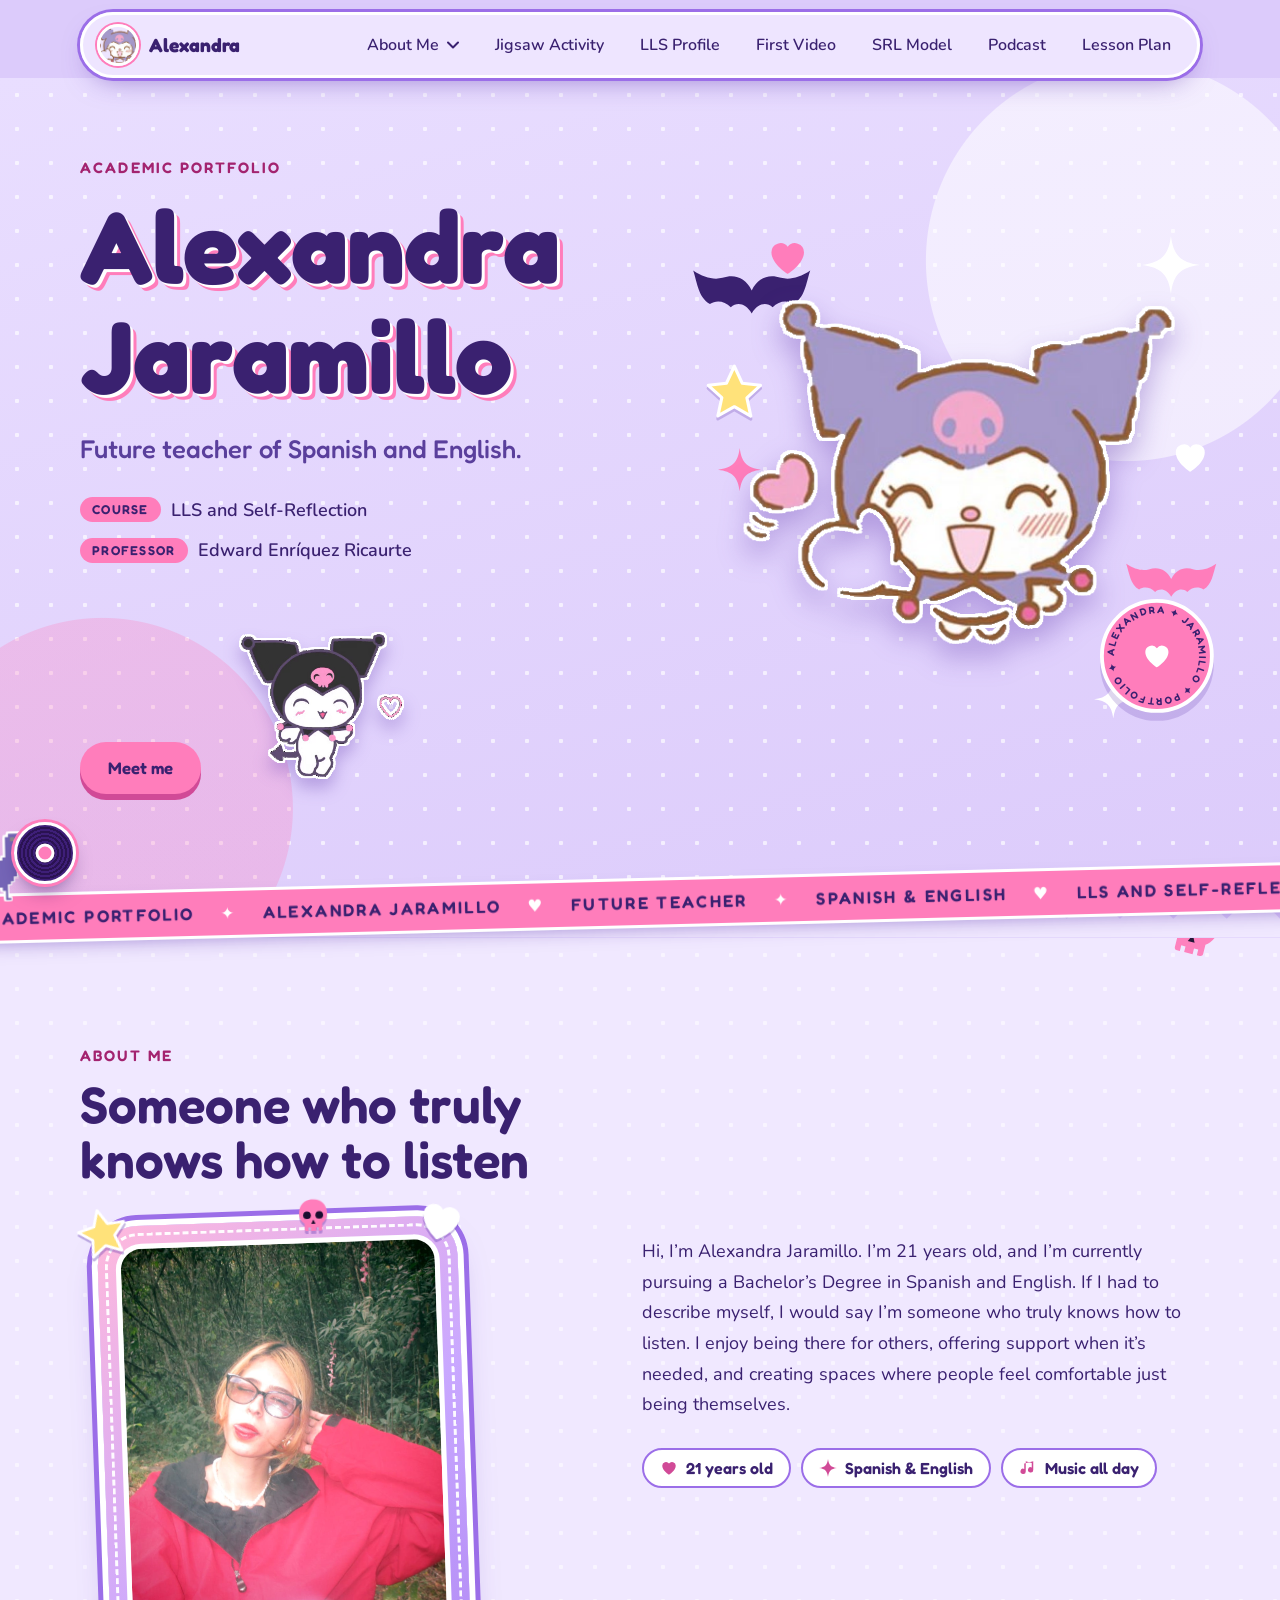
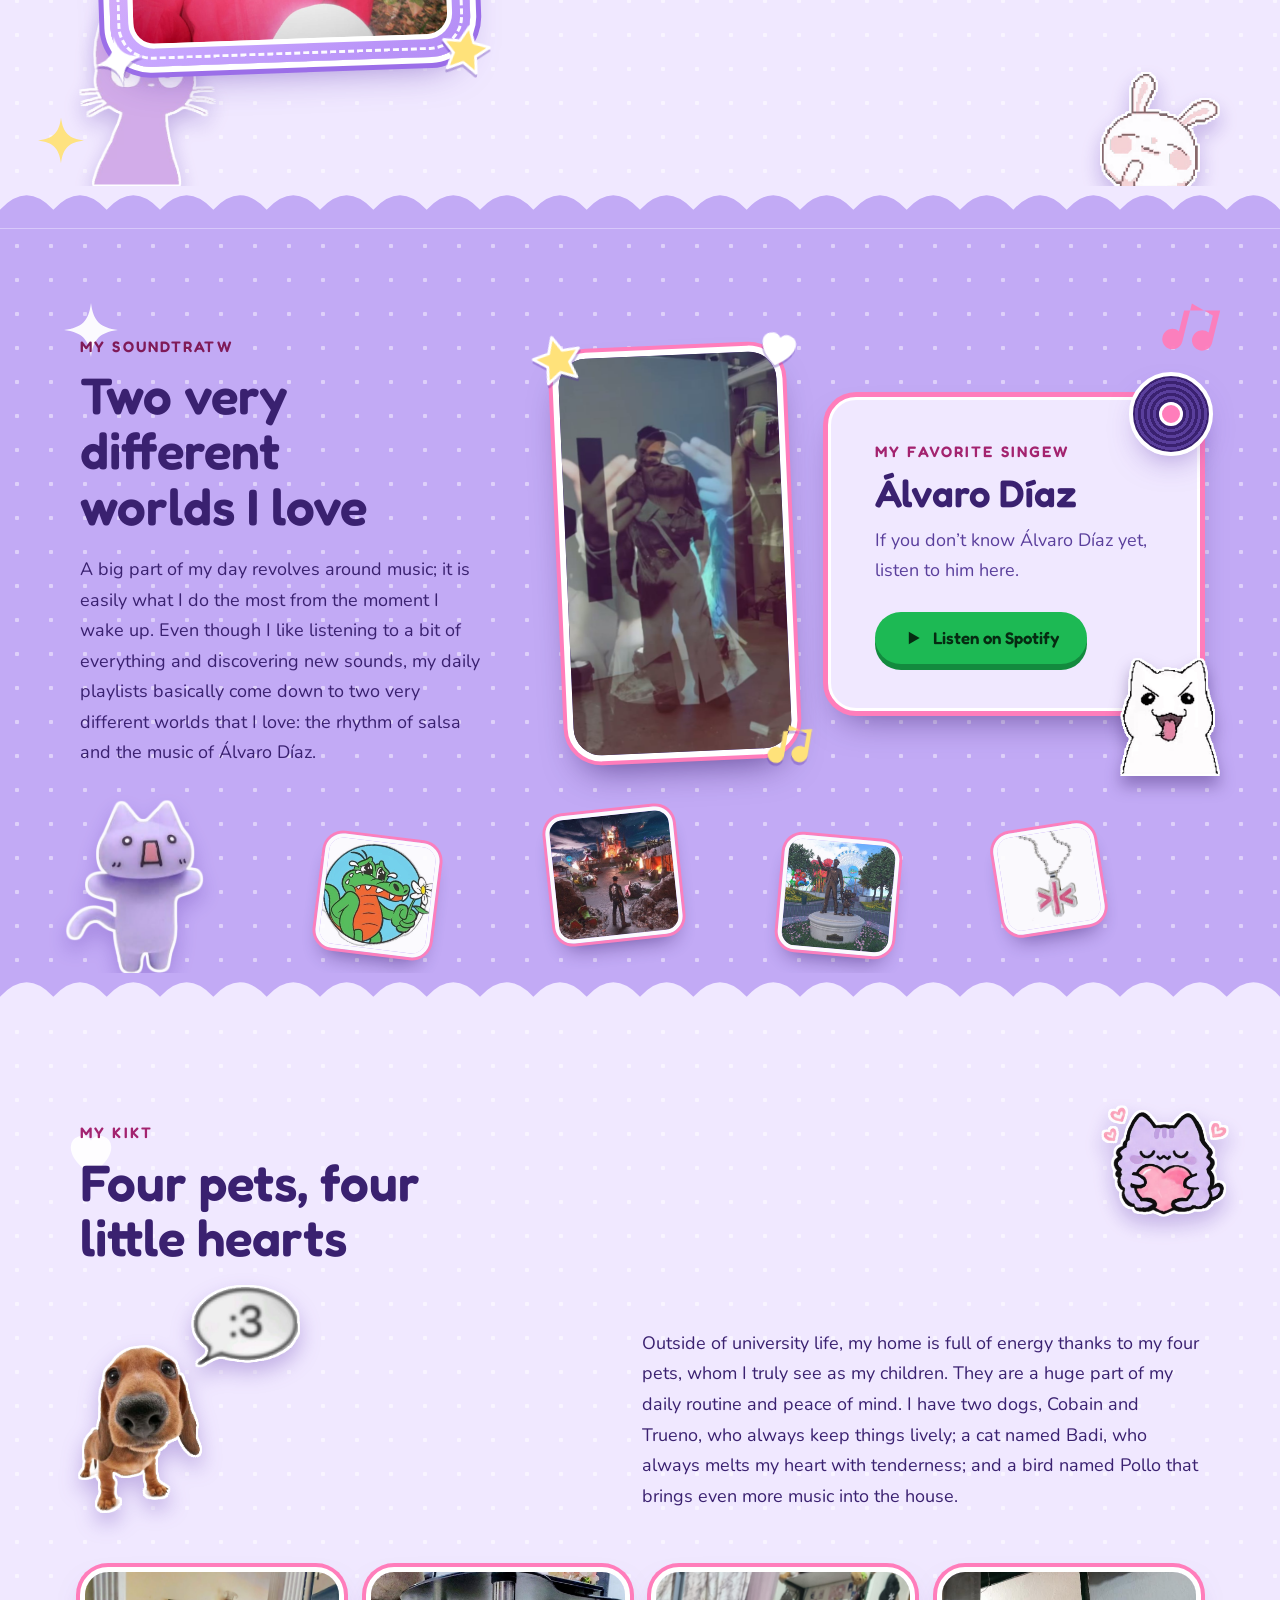
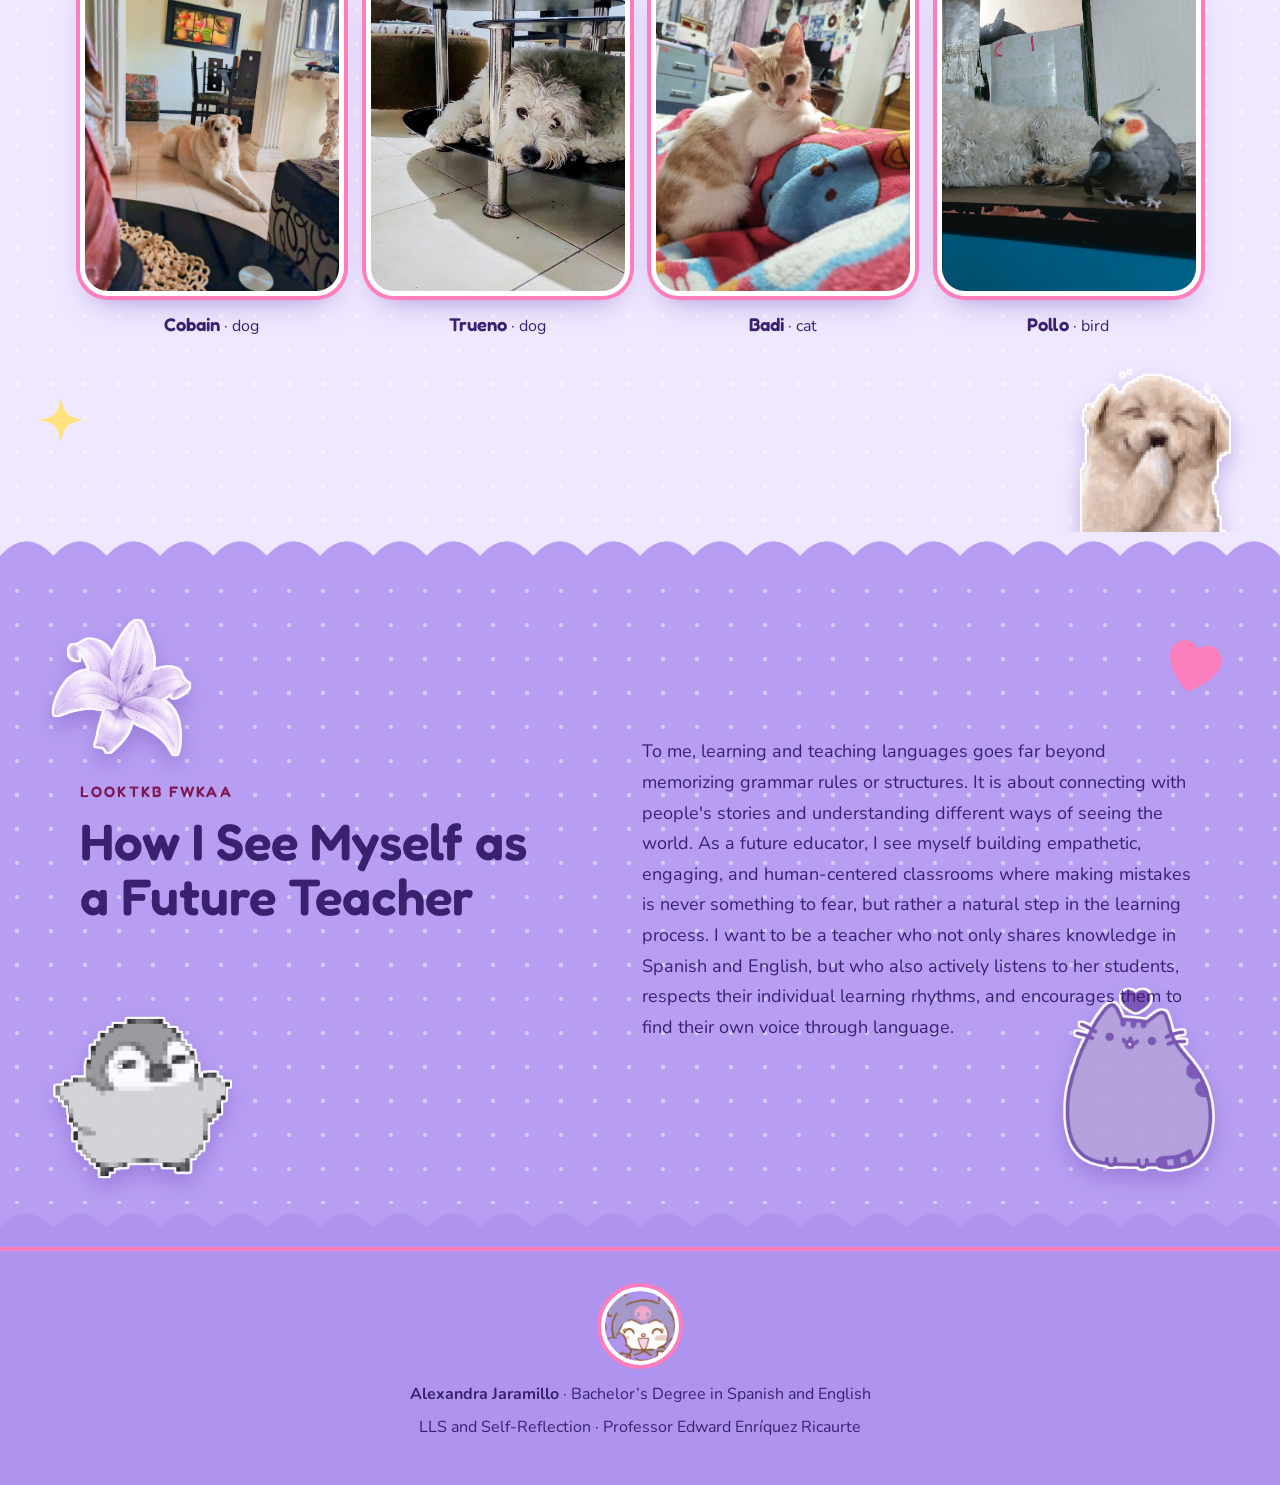
<file: index.html>
<!doctype html>
<html lang="en">
<head>
  <meta charset="utf-8">
  <meta name="viewport" content="width=device-width, initial-scale=1">
  <title>Alexandra Jaramillo · Academic Portfolio</title>
  <meta name="description" content="Academic portfolio of Alexandra Jaramillo, future Spanish and English teacher. Course: LLS and Self-Reflection.">
  <meta name="theme-color" content="#DCCBFB">
  <link rel="icon" type="image/png" sizes="32x32" href="favicon-32.png">
  <link rel="icon" type="image/png" sizes="192x192" href="favicon-192.png">
  <link rel="shortcut icon" href="favicon.ico">
  <link rel="apple-touch-icon" href="apple-touch-icon.png">
  <link rel="preconnect" href="https://fonts.googleapis.com">
  <link rel="preconnect" href="https://fonts.gstatic.com" crossorigin>
  <link href="https://fonts.googleapis.com/css2?family=Fredoka:wght@500;600;700&family=Nunito:wght@400;600;700&display=swap" rel="stylesheet">
  <link rel="stylesheet" href="styles.css">
</head>
<body>

<!-- Shared Sanrio-style motifs (bows, sparkles, hearts, clouds, paws) -->
<svg width="0" height="0" style="position:absolute" aria-hidden="true">
  <defs>
    <!-- Kuromi-style motifs: horned hood with a pink skull, bat, skull, stars, hearts, paw, note -->
    <symbol id="skull" viewBox="0 0 24 24">
      <path d="M12 2C7 2 4 5.500 4 10c0 3 1.500 4.700 3 5.800V19c0 .6.400 1 1 1h1v-2h1.500v2h3v-2H15v2h1c.6 0 1-.4 1-1v-3.200c1.500-1.100 3-2.800 3-5.800 0-4.500-3-8-8-8z" fill="currentColor"/>
      <circle cx="8.500" cy="11" r="2.200" fill="#1A0D2E"/><circle cx="15.500" cy="11" r="2.200" fill="#1A0D2E"/>
      <path d="M12 13.500 10.800 16h2.400z" fill="#1A0D2E"/>
    </symbol>
    <symbol id="bat" viewBox="0 0 120 60">
      <path d="M60 22C54 10 44 6 32 10 24 12 14 10 4 3c4 12 5 26 16 32 6-4 14-3 20 3 6-5 14-4 20 6 6-10 14-11 20-6 6-6 14-7 20-3 11-6 12-20 16-32-10 7-20 9-28 7C76 6 66 10 60 22z" fill="currentColor"/>
    </symbol>
    <symbol id="sparkle" viewBox="0 0 24 24">
      <path d="M12 0c1 8 4 11 12 12-8 1-11 4-12 12-1-8-4-11-12-12 8-1 11-4 12-12z" fill="currentColor"/>
    </symbol>
    <symbol id="heart" viewBox="0 0 24 24">
      <path d="M12 21s-9-5.500-9-12a5 5 0 0 1 9-3 5 5 0 0 1 9 3c0 6.500-9 12-9 12z" fill="currentColor"/>
    </symbol>
    <symbol id="paw" viewBox="0 0 24 24">
      <ellipse cx="6" cy="10" rx="2.400" ry="3" fill="currentColor"/>
      <ellipse cx="10.500" cy="5.500" rx="2.400" ry="3" fill="currentColor"/>
      <ellipse cx="16" cy="5.500" rx="2.400" ry="3" fill="currentColor"/>
      <ellipse cx="20" cy="10" rx="2.400" ry="3" fill="currentColor"/>
      <path d="M13 11c-3.500 0-6.500 3.500-6.500 6.200C6.500 20 9 20.500 13 20.500s6.500-.5 6.500-3.300C19.500 14.500 16.500 11 13 11z" fill="currentColor"/>
    </symbol>
    <symbol id="note" viewBox="0 0 24 24">
      <path d="M9 3v13.500A3.500 3.500 0 1 1 7 13.300V6l12-3v11.500a3.500 3.500 0 1 1-2-3.200V5.300z" fill="currentColor"/>
    </symbol>
  <symbol id="star5" viewBox="0 0 24 24">
      <path d="M12 2l3 6.500 7 .8-5.200 4.800 1.500 7L12 17.500 5.700 21l1.500-7L2 9.300l7-.8z" fill="currentColor" stroke="#fff" stroke-width="1.200" stroke-linejoin="round"/>
    </symbol>
  </defs>
</svg>

<a class="skip" href="#main">Skip to content</a>

<header class="nav">
  <a class="brand" href="index.html#top" aria-label="Alexandra Jaramillo, home">
    <span class="brand-img" aria-hidden="true"></span>
    <span>Alexandra</span>
  </a>
  <button class="nav-burger" type="button" aria-expanded="false" aria-controls="main-nav" aria-label="Open menu"><span></span><span></span><span></span></button>
  <nav id="main-nav" aria-label="Main">
    <div class="dd">
      <button class="dd-btn" type="button" aria-expanded="false" aria-controls="dd-about">About Me
        <svg viewBox="0 0 12 8" aria-hidden="true"><path d="M1 1.500 6 6.500l5-5" fill="none" stroke="currentColor" stroke-width="2" stroke-linecap="round" stroke-linejoin="round"/></svg>
      </button>
      <ul class="dd-menu" id="dd-about">
        <li><a href="index.html#about">About me</a></li>
        <li><a href="index.html#music">Music</a></li>
        <li><a href="index.html#pets">My kids</a></li>
        <li><a href="index.html#teacher">Future teacher</a></li>
      </ul>
    </div>
    <a class="nav-link" href="jigsaw.html"><span class="nl-long">Jigsaw Activity</span><span class="nl-short">Jigsaw</span></a>
    <a class="nav-link" href="profile.html"><span class="nl-long">LLS Profile</span><span class="nl-short">Profile</span></a>
    <a class="nav-link" href="video.html"><span class="nl-long">First Video</span><span class="nl-short">Video</span></a>
    <a class="nav-link" href="srl.html"><span class="nl-long">SRL Model</span><span class="nl-short">SRL</span></a>
    <a class="nav-link" href="podcast.html"><span class="nl-long">Podcast</span><span class="nl-short">Podcast</span></a>
    <a class="nav-link" href="lesson.html"><span class="nl-long">Lesson Plan</span><span class="nl-short">Plan</span></a>
  </nav>
</header>

<main id="main">

  <!-- HERO -->
  <section class="hero" id="top">
    <div class="wrap hero-grid">
      <div class="hero-copy">
        <p class="eyebrow enter" style="--d:0ms">Academic Portfolio</p>
        <h1 class="enter" style="--d:90ms">Alexandra<br>Jaramillo</h1>
        <p class="hero-sub enter" style="--d:180ms">Future teacher of Spanish and English.</p>
        <ul class="meta enter" style="--d:270ms">
          <li><span>Course</span> LLS and Self-Reflection</li>
          <li><span>Professor</span> Edward Enríquez Ricaurte</li>
        </ul>
        <div class="cta-row enter" style="--d:360ms"><a class="btn" href="#about">Meet me</a><img class="dance-jump" src="images/kuromi-dance.gif" alt="" aria-hidden="true"></div>
      </div>

      <div class="hero-art enter" style="--d:200ms">
        <svg class="badge" viewBox="0 0 120 120" aria-hidden="true"><defs><path id="circ" d="M60,60 m-44,0 a44,44 0 1,1 88,0 a44,44 0 1,1 -88,0"/></defs><circle cx="60" cy="60" r="57" fill="#FF7DBB" stroke="#fff" stroke-width="4"/><text font-family="Fredoka, sans-serif" font-size="10.5" font-weight="600" fill="#3A2170"><textPath href="#circ" textLength="268" lengthAdjust="spacing">ALEXANDRA ✦ JARAMILLO ✦ PORTFOLIO ✦ </textPath></text><use href="#heart" x="44" y="44" width="32" height="32" style="color:#fff"/></svg>
        <img class="wave-k" src="images/kuromi-wave.png" alt="Kuromi waving hello with a big happy smile and a little pink heart">
        <svg class="art bat c1" aria-hidden="true"><use href="#bat"/></svg>
        <svg class="art bat c2" aria-hidden="true"><use href="#bat"/></svg>
        <svg class="art spark s1" aria-hidden="true"><use href="#sparkle"/></svg>
        <svg class="art spark s2" aria-hidden="true"><use href="#sparkle"/></svg>
        <svg class="art spark s3" aria-hidden="true"><use href="#sparkle"/></svg>
        <svg class="art heart h1" aria-hidden="true"><use href="#heart"/></svg>
        <svg class="art heart h2" aria-hidden="true"><use href="#heart"/></svg>
        <svg class="art starf st1" aria-hidden="true"><use href="#star5"/></svg>
        <svg class="art starf st2" aria-hidden="true"><use href="#star5"/></svg>
      </div>
    </div>
  </section>

  <div class="ribbon" aria-hidden="true"><div class="ribbon-track"><span>ACADEMIC PORTFOLIO</span><i>✦</i><span>ALEXANDRA JARAMILLO</span><i>♥</i><span>FUTURE TEACHER</span><i>✦</i><span>SPANISH &amp; ENGLISH</span><i>♥</i><span>LLS AND SELF-REFLECTION</span><i>✦</i><span>ACADEMIC PORTFOLIO</span><i>✦</i><span>ALEXANDRA JARAMILLO</span><i>♥</i><span>FUTURE TEACHER</span><i>✦</i><span>SPANISH &amp; ENGLISH</span><i>♥</i><span>LLS AND SELF-REFLECTION</span><i>✦</i></div><span class="dino" aria-hidden="true"><img src="images/dino.png" alt=""></span></div>
  <div class="wave" style="--from:var(--l1);--to:var(--l2)"><svg viewBox="0 0 1440 60" preserveAspectRatio="none"><path d="M0 60V34Q30 -6 60 34Q90 -6 120 34Q150 -6 180 34Q210 -6 240 34Q270 -6 300 34Q330 -6 360 34Q390 -6 420 34Q450 -6 480 34Q510 -6 540 34Q570 -6 600 34Q630 -6 660 34Q690 -6 720 34Q750 -6 780 34Q810 -6 840 34Q870 -6 900 34Q930 -6 960 34Q990 -6 1020 34Q1050 -6 1080 34Q1110 -6 1140 34Q1170 -6 1200 34Q1230 -6 1260 34Q1290 -6 1320 34Q1350 -6 1380 34Q1410 -6 1440 34L1440 60Z"/></svg></div>

  <!-- ABOUT -->
  <section class="sec about" id="about" style="--bg:var(--l2)">
    <img class="deco gd g-jiji" src="images/cat-silhouette.png" alt="" aria-hidden="true">
    <img class="deco gd g-bunny" src="images/bunny.gif" alt="" aria-hidden="true">
    <svg class="deco d1" aria-hidden="true"><use href="#skull"/></svg><svg class="deco d2" aria-hidden="true"><use href="#sparkle"/></svg>
    <div class="wrap split">
      <div>
        <p class="eyebrow">About Me</p>
        <h2>Someone who truly knows how to listen</h2>
        <figure class="pframe">
          <div class="pframe-inner"><img src="images/alexandra.jpeg" alt="Alexandra Jaramillo in a red jacket, standing in a green forest" loading="lazy"></div>
          <svg class="pc c1" aria-hidden="true"><use href="#star5"/></svg>
          <svg class="pc c2" aria-hidden="true"><use href="#heart"/></svg>
          <svg class="pc c3" aria-hidden="true"><use href="#sparkle"/></svg>
          <svg class="pc c4" aria-hidden="true"><use href="#star5"/></svg>
          <svg class="pc c5" aria-hidden="true"><use href="#skull"/></svg>
        </figure>
      </div>
      <div class="prose">
        <p>Hi, I’m Alexandra Jaramillo. I’m 21 years old, and I’m currently pursuing a Bachelor’s Degree in Spanish and English. If I had to describe myself, I would say I’m someone who truly knows how to listen. I enjoy being there for others, offering support when it’s needed, and creating spaces where people feel comfortable just being themselves.</p>
        <ul class="chips" aria-label="Quick facts">
          <li><svg aria-hidden="true"><use href="#heart"/></svg> 21 years old</li>
          <li><svg aria-hidden="true"><use href="#sparkle"/></svg> Spanish &amp; English</li>
          <li><svg aria-hidden="true"><use href="#note"/></svg> Music all day</li>
        </ul>
      </div>
    </div>
  </section>

  <div class="wave" style="--from:var(--l2);--to:var(--band)"><svg viewBox="0 0 1440 60" preserveAspectRatio="none"><path d="M0 60V34Q30 -6 60 34Q90 -6 120 34Q150 -6 180 34Q210 -6 240 34Q270 -6 300 34Q330 -6 360 34Q390 -6 420 34Q450 -6 480 34Q510 -6 540 34Q570 -6 600 34Q630 -6 660 34Q690 -6 720 34Q750 -6 780 34Q810 -6 840 34Q870 -6 900 34Q930 -6 960 34Q990 -6 1020 34Q1050 -6 1080 34Q1110 -6 1140 34Q1170 -6 1200 34Q1230 -6 1260 34Q1290 -6 1320 34Q1350 -6 1380 34Q1410 -6 1440 34L1440 60Z"/></svg></div>

  <!-- MUSIC -->
  <section class="sec music dark" id="music" style="--bg:var(--band)">
    <img class="deco album a1" src="images/alvaro-croc.jpg" alt="" aria-hidden="true">
    <img class="deco album a2" src="images/alvaro-album-1.jpg" alt="" aria-hidden="true">
    <img class="deco album a3" src="images/alvaro-album-2.jpg" alt="" aria-hidden="true">
    <img class="deco album a4" src="images/alvaro-pendant.jpg" alt="" aria-hidden="true">
    <img class="deco gd g-dancer" src="images/cat-dancer.png" alt="" aria-hidden="true">
    <span class="dancer-notes" aria-hidden="true"><svg><use href="#note"/></svg><svg><use href="#note"/></svg><svg><use href="#note"/></svg></span>
    <svg class="deco d1" aria-hidden="true"><use href="#note"/></svg><svg class="deco d4" aria-hidden="true"><use href="#sparkle"/></svg>
    <div class="wrap split">
      <div>
        <p class="eyebrow">My Soundtrack</p>
        <h2>Two very different worlds I love</h2>
        <div class="prose">
          <p>A big part of my day revolves around music; it is easily what I do the most from the moment I wake up. Even though I like listening to a bit of everything and discovering new sounds, my daily playlists basically come down to two very different worlds that I love: the rhythm of salsa and the music of Álvaro Díaz.</p>
        </div>
      </div>

      <div class="music-right">
        <figure class="phone">
          <div class="phone-screen">
            <video src="images/alvaro.mp4" poster="images/alvaro-poster.jpg" autoplay muted loop playsinline disablepictureinpicture controlslist="nodownload noplaybackrate noremoteplayback" aria-label="A looping video of Álvaro Díaz"></video>
            <div class="vol" role="group" aria-label="Video volume">
              <button class="vol-btn" type="button" aria-pressed="false" aria-label="Turn sound on">
                <svg class="ic-off" viewBox="0 0 24 24" aria-hidden="true"><path d="M3 9v6h4l5 4V5L7 9H3z" fill="currentColor"/><path d="M16 9.500l5 5M21 9.500l-5 5" fill="none" stroke="currentColor" stroke-width="2" stroke-linecap="round"/></svg>
                <svg class="ic-on" viewBox="0 0 24 24" aria-hidden="true"><path d="M3 9v6h4l5 4V5L7 9H3z" fill="currentColor"/><path d="M15.500 9a4 4 0 0 1 0 6M18 6.500a8 8 0 0 1 0 11" fill="none" stroke="currentColor" stroke-width="2" stroke-linecap="round"/></svg>
              </button>
              <input class="vol-range" type="range" min="0" max="100" value="0" aria-label="Volume">
            </div>
          </div>
          <svg class="pc c1" aria-hidden="true"><use href="#star5"/></svg>
          <svg class="pc c2" aria-hidden="true"><use href="#heart"/></svg>
          <svg class="pc c4" aria-hidden="true"><use href="#note"/></svg>
        </figure>
        <article class="spotify-card">
        <div class="record" aria-hidden="true">
          <div class="disc"><span></span></div>
        </div>
        <p class="eyebrow">My favorite singer</p>
        <h3>Álvaro Díaz</h3>
        <p>If you don’t know Álvaro Díaz yet, listen to him here.</p>
        <a class="btn spotify" id="spotify-link" href="https://open.spotify.com/artist/5J7rXWjtn5HzUkJ4Jet8Fr" target="_blank" rel="noopener">
          <svg aria-hidden="true" viewBox="0 0 24 24"><path d="M7 4.500v15l13-7.500z" fill="currentColor"/></svg>
          Listen on Spotify
        </a>
        <img class="cat-corner" src="images/cat-cut.gif" alt="" aria-hidden="true">
        </article>
      </div>
    </div>
  </section>

  <div class="wave" style="--from:var(--band);--to:var(--l2)"><svg viewBox="0 0 1440 60" preserveAspectRatio="none"><path d="M0 60V34Q30 -6 60 34Q90 -6 120 34Q150 -6 180 34Q210 -6 240 34Q270 -6 300 34Q330 -6 360 34Q390 -6 420 34Q450 -6 480 34Q510 -6 540 34Q570 -6 600 34Q630 -6 660 34Q690 -6 720 34Q750 -6 780 34Q810 -6 840 34Q870 -6 900 34Q930 -6 960 34Q990 -6 1020 34Q1050 -6 1080 34Q1110 -6 1140 34Q1170 -6 1200 34Q1230 -6 1260 34Q1290 -6 1320 34Q1350 -6 1380 34Q1410 -6 1440 34L1440 60Z"/></svg></div>

  <!-- PETS -->
  <section class="sec pets" id="pets" style="--bg:var(--l2)">
    <img class="deco gd g-heart-cat" src="images/cat-heart.png" alt="" aria-hidden="true">
    <img class="deco gd g-puppy" src="images/puppy.gif" alt="" aria-hidden="true">
    <svg class="deco d2" aria-hidden="true"><use href="#sparkle"/></svg><svg class="deco d4" aria-hidden="true"><use href="#heart"/></svg>
    <div class="wrap">
      <div class="split pets-head">
        <div>
          <p class="eyebrow">My Kids</p>
          <h2>Four pets, four little hearts</h2>
          <img class="gd-inline" src="images/dachshund-sticker.png" alt="" aria-hidden="true">
        </div>
        <div class="prose">
          <p>Outside of university life, my home is full of energy thanks to my four pets, whom I truly see as my children. They are a huge part of my daily routine and peace of mind. I have two dogs, Cobain and Trueno, who always keep things lively; a cat named Badi, who always melts my heart with tenderness; and a bird named Pollo that brings even more music into the house.</p>
        </div>
      </div>

      <!-- Photo slots: images/cobain.jpeg, trueno.jpeg, badi.jpeg; images/bird.jpeg for the bird -->
      <ul class="pet-grid">
        <li class="pet">
          <figure>
            <div class="slot"><svg aria-hidden="true"><use href="#paw"/></svg><span>Add photo</span></div>
            <img src="images/cobain.jpeg" alt="Cobain, Alexandra’s dog" loading="lazy" onerror="this.remove()">
          </figure>
          <p class="tag"><strong>Cobain</strong> · dog</p>
        </li>
        <li class="pet">
          <figure>
            <div class="slot"><svg aria-hidden="true"><use href="#paw"/></svg><span>Add photo</span></div>
            <img src="images/trueno.jpeg" alt="Trueno, Alexandra’s dog" loading="lazy" onerror="this.remove()">
          </figure>
          <p class="tag"><strong>Trueno</strong> · dog</p>
        </li>
        <li class="pet">
          <figure>
            <div class="slot"><svg aria-hidden="true"><use href="#paw"/></svg><span>Add photo</span></div>
            <img src="images/badi.jpeg" alt="Badi, Alexandra’s cat" loading="lazy" onerror="this.remove()">
          </figure>
          <p class="tag"><strong>Badi</strong> · cat</p>
        </li>
        <li class="pet">
          <figure>
            <div class="slot"><svg aria-hidden="true"><use href="#paw"/></svg><span>Add photo</span></div>
            <img src="images/bird.jpeg" style="object-position:88% 62%" alt="Pollo, Alexandra’s bird" loading="lazy" onerror="this.remove()">
          </figure>
          <p class="tag"><strong>Pollo</strong> · bird</p>
        </li>
      </ul>
    </div>
  </section>

  <div class="wave" style="--from:var(--l2);--to:var(--band2)"><svg viewBox="0 0 1440 60" preserveAspectRatio="none"><path d="M0 60V34Q30 -6 60 34Q90 -6 120 34Q150 -6 180 34Q210 -6 240 34Q270 -6 300 34Q330 -6 360 34Q390 -6 420 34Q450 -6 480 34Q510 -6 540 34Q570 -6 600 34Q630 -6 660 34Q690 -6 720 34Q750 -6 780 34Q810 -6 840 34Q870 -6 900 34Q930 -6 960 34Q990 -6 1020 34Q1050 -6 1080 34Q1110 -6 1140 34Q1170 -6 1200 34Q1230 -6 1260 34Q1290 -6 1320 34Q1350 -6 1380 34Q1410 -6 1440 34L1440 60Z"/></svg></div>

  <!-- TEACHER -->
  <section class="sec teacher dark" id="teacher" style="--bg:var(--band2)">
    <img class="deco gd g-lily" src="images/lily.png" alt="" aria-hidden="true">
    <img class="deco gd g-pusheen" src="images/cat-purple.png" alt="" aria-hidden="true">
    <img class="deco gd g-penguin" src="images/penguin.gif" alt="" aria-hidden="true">
    <svg class="deco d1" aria-hidden="true"><use href="#heart"/></svg>
    <div class="wrap split">
      <div>
        <p class="eyebrow">Looking Ahead</p>
        <h2>How I See Myself as a Future Teacher</h2>
      </div>
      <div class="prose">
        <p>To me, learning and teaching languages goes far beyond memorizing grammar rules or structures. It is about connecting with people's stories and understanding different ways of seeing the world. As a future educator, I see myself building empathetic, engaging, and human-centered classrooms where making mistakes is never something to fear, but rather a natural step in the learning process. I want to be a teacher who not only shares knowledge in Spanish and English, but who also actively listens to her students, respects their individual learning rhythms, and encourages them to find their own voice through language.</p>
      </div>
    </div>
  </section>

  <div class="wave" style="--from:var(--band2);--to:var(--foot)"><svg viewBox="0 0 1440 60" preserveAspectRatio="none"><path d="M0 60V34Q30 -6 60 34Q90 -6 120 34Q150 -6 180 34Q210 -6 240 34Q270 -6 300 34Q330 -6 360 34Q390 -6 420 34Q450 -6 480 34Q510 -6 540 34Q570 -6 600 34Q630 -6 660 34Q690 -6 720 34Q750 -6 780 34Q810 -6 840 34Q870 -6 900 34Q930 -6 960 34Q990 -6 1020 34Q1050 -6 1080 34Q1110 -6 1140 34Q1170 -6 1200 34Q1230 -6 1260 34Q1290 -6 1320 34Q1350 -6 1380 34Q1410 -6 1440 34L1440 60Z"/></svg></div>
</main>

<footer class="footer">
  <div class="wrap foot">
    <span class="foot-img" aria-hidden="true"></span>
    <p><strong>Alexandra Jaramillo</strong> · Bachelor’s Degree in Spanish and English</p>
    <p>LLS and Self-Reflection · Professor Edward Enríquez Ricaurte</p>
  </div>
</footer>

<script src="script.js"></script>
<script src="fun.js"></script>
<script src="music.js"></script>
</body>
</html>
</file>
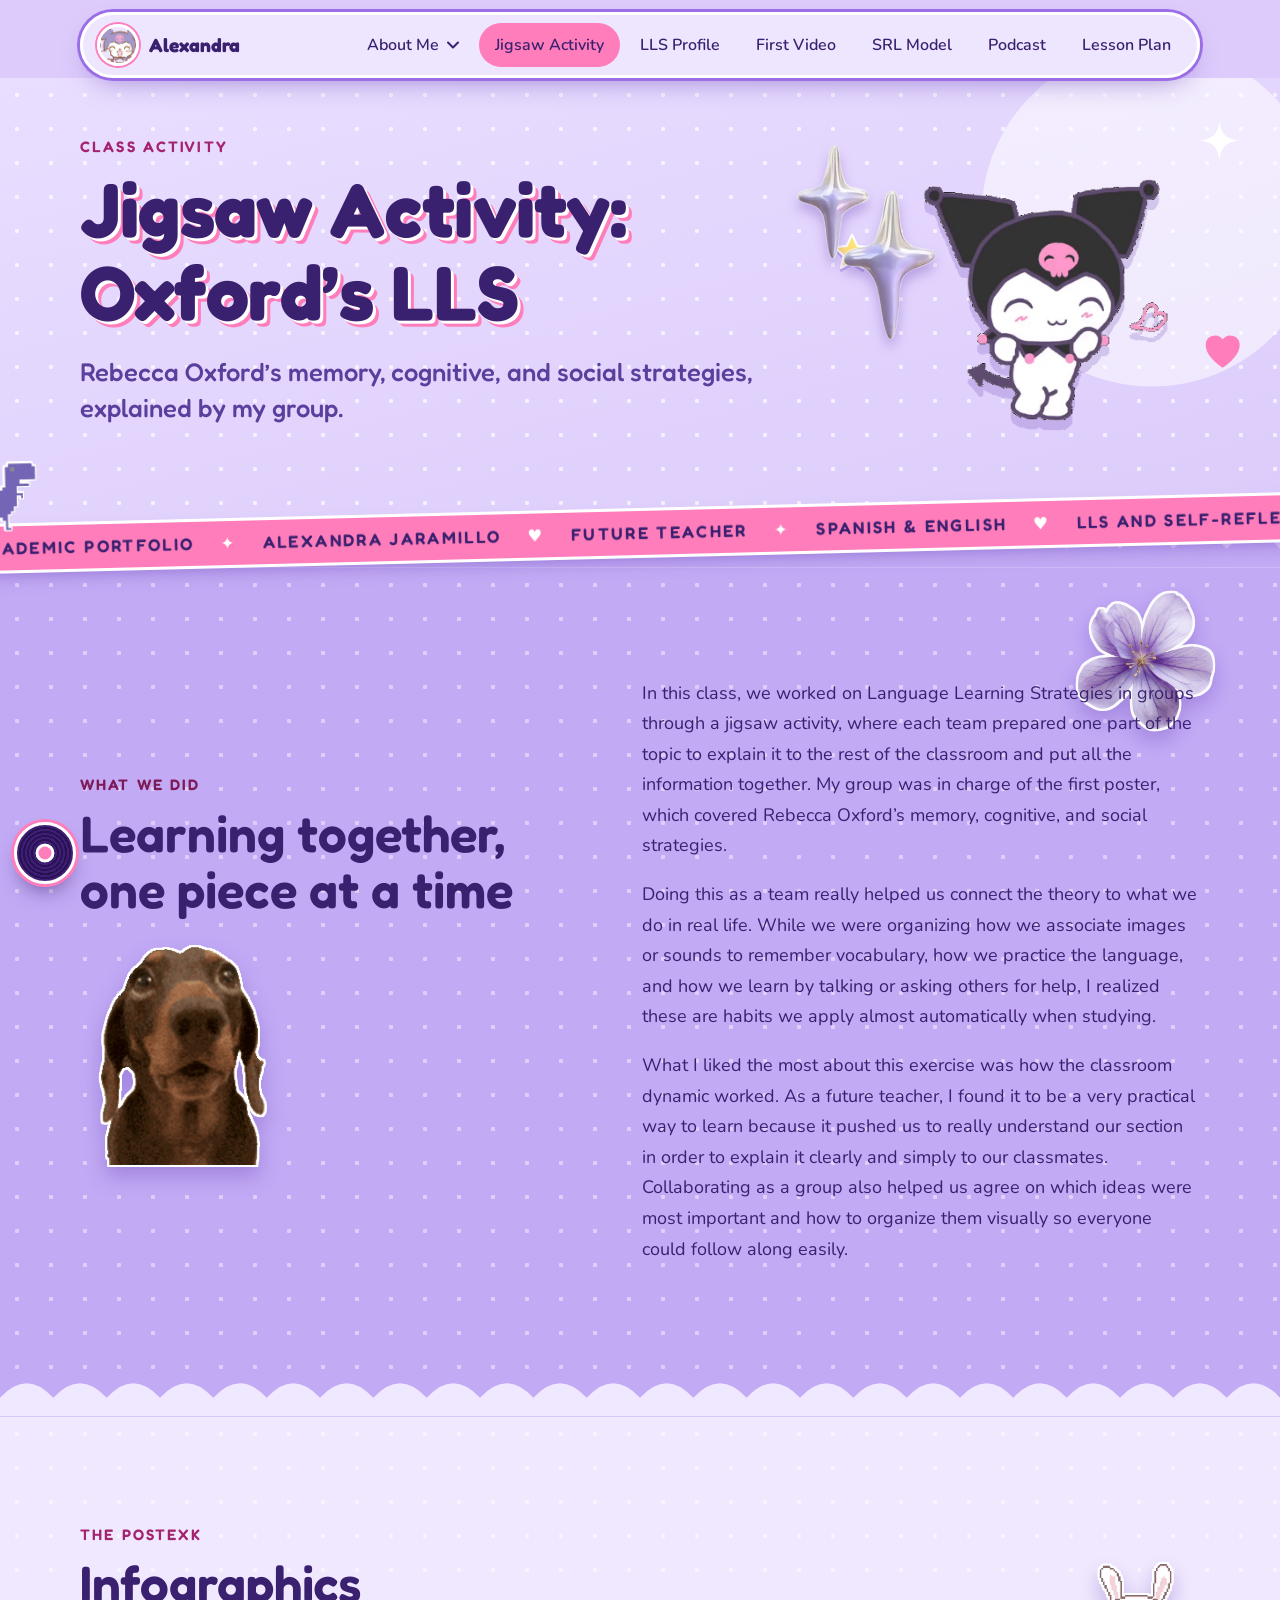
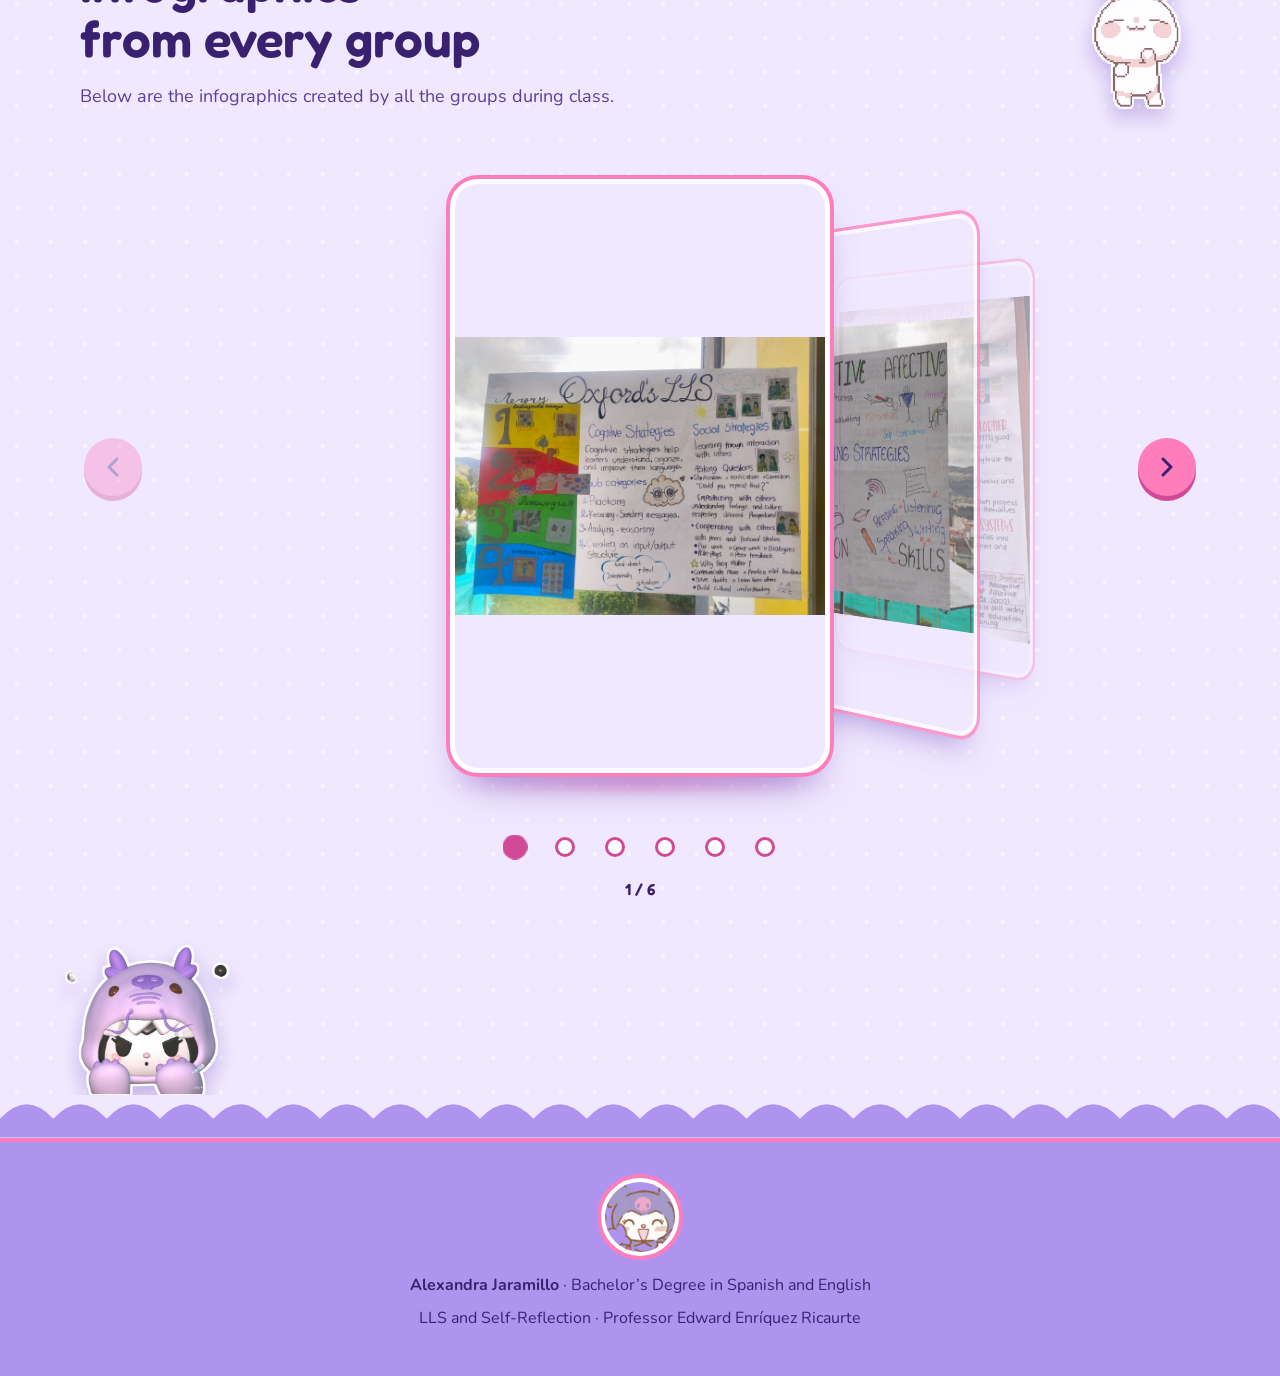
<file: jigsaw.html>
<!doctype html>
<html lang="en">
<head>
  <meta charset="utf-8">
  <meta name="viewport" content="width=device-width, initial-scale=1">
  <title>Jigsaw Activity: Oxford’s LLS · Alexandra Jaramillo</title>
  <meta name="description" content="Alexandra Jaramillo’s reflection on the jigsaw activity about Rebecca Oxford’s Language Learning Strategies, with the infographics made by every group.">
  <meta name="theme-color" content="#DCCBFB">
  <link rel="icon" type="image/png" sizes="32x32" href="favicon-32.png">
  <link rel="icon" type="image/png" sizes="192x192" href="favicon-192.png">
  <link rel="shortcut icon" href="favicon.ico">
  <link rel="apple-touch-icon" href="apple-touch-icon.png">
  <link rel="preconnect" href="https://fonts.googleapis.com">
  <link rel="preconnect" href="https://fonts.gstatic.com" crossorigin>
  <link href="https://fonts.googleapis.com/css2?family=Fredoka:wght@500;600;700&family=Nunito:wght@400;600;700&display=swap" rel="stylesheet">
  <link rel="stylesheet" href="styles.css">
</head>
<body>

<svg width="0" height="0" style="position:absolute" aria-hidden="true">
  <defs>
    <!-- Kuromi-style motifs: horned hood with a pink skull, bat, skull, stars, hearts, paw, note -->
    <symbol id="skull" viewBox="0 0 24 24">
      <path d="M12 2C7 2 4 5.500 4 10c0 3 1.500 4.700 3 5.800V19c0 .6.400 1 1 1h1v-2h1.500v2h3v-2H15v2h1c.6 0 1-.4 1-1v-3.200c1.500-1.100 3-2.800 3-5.800 0-4.500-3-8-8-8z" fill="currentColor"/>
      <circle cx="8.500" cy="11" r="2.200" fill="#1A0D2E"/><circle cx="15.500" cy="11" r="2.200" fill="#1A0D2E"/>
      <path d="M12 13.500 10.800 16h2.400z" fill="#1A0D2E"/>
    </symbol>
    <symbol id="bat" viewBox="0 0 120 60">
      <path d="M60 22C54 10 44 6 32 10 24 12 14 10 4 3c4 12 5 26 16 32 6-4 14-3 20 3 6-5 14-4 20 6 6-10 14-11 20-6 6-6 14-7 20-3 11-6 12-20 16-32-10 7-20 9-28 7C76 6 66 10 60 22z" fill="currentColor"/>
    </symbol>
    <symbol id="sparkle" viewBox="0 0 24 24">
      <path d="M12 0c1 8 4 11 12 12-8 1-11 4-12 12-1-8-4-11-12-12 8-1 11-4 12-12z" fill="currentColor"/>
    </symbol>
    <symbol id="heart" viewBox="0 0 24 24">
      <path d="M12 21s-9-5.500-9-12a5 5 0 0 1 9-3 5 5 0 0 1 9 3c0 6.500-9 12-9 12z" fill="currentColor"/>
    </symbol>
    <symbol id="paw" viewBox="0 0 24 24">
      <ellipse cx="6" cy="10" rx="2.400" ry="3" fill="currentColor"/>
      <ellipse cx="10.500" cy="5.500" rx="2.400" ry="3" fill="currentColor"/>
      <ellipse cx="16" cy="5.500" rx="2.400" ry="3" fill="currentColor"/>
      <ellipse cx="20" cy="10" rx="2.400" ry="3" fill="currentColor"/>
      <path d="M13 11c-3.500 0-6.500 3.500-6.500 6.200C6.500 20 9 20.500 13 20.500s6.500-.5 6.500-3.300C19.500 14.500 16.500 11 13 11z" fill="currentColor"/>
    </symbol>
    <symbol id="note" viewBox="0 0 24 24">
      <path d="M9 3v13.500A3.500 3.500 0 1 1 7 13.300V6l12-3v11.500a3.500 3.500 0 1 1-2-3.200V5.300z" fill="currentColor"/>
    </symbol>
  <symbol id="star5" viewBox="0 0 24 24">
      <path d="M12 2l3 6.500 7 .8-5.200 4.800 1.500 7L12 17.500 5.700 21l1.500-7L2 9.300l7-.8z" fill="currentColor" stroke="#fff" stroke-width="1.200" stroke-linejoin="round"/>
    </symbol>
  </defs>
</svg>

<a class="skip" href="#main">Skip to content</a>

<header class="nav">
  <a class="brand" href="index.html#top" aria-label="Alexandra Jaramillo, home">
    <span class="brand-img" aria-hidden="true"></span>
    <span>Alexandra</span>
  </a>
  <button class="nav-burger" type="button" aria-expanded="false" aria-controls="main-nav" aria-label="Open menu"><span></span><span></span><span></span></button>
  <nav id="main-nav" aria-label="Main">
    <div class="dd">
      <button class="dd-btn" type="button" aria-expanded="false" aria-controls="dd-about">About Me
        <svg viewBox="0 0 12 8" aria-hidden="true"><path d="M1 1.500 6 6.500l5-5" fill="none" stroke="currentColor" stroke-width="2" stroke-linecap="round" stroke-linejoin="round"/></svg>
      </button>
      <ul class="dd-menu" id="dd-about">
        <li><a href="index.html#about">About me</a></li>
        <li><a href="index.html#music">Music</a></li>
        <li><a href="index.html#pets">My kids</a></li>
        <li><a href="index.html#teacher">Future teacher</a></li>
      </ul>
    </div>
    <a class="nav-link is-current" href="jigsaw.html" aria-current="page"><span class="nl-long">Jigsaw Activity</span><span class="nl-short">Jigsaw</span></a>
    <a class="nav-link" href="profile.html"><span class="nl-long">LLS Profile</span><span class="nl-short">Profile</span></a>
    <a class="nav-link" href="video.html"><span class="nl-long">First Video</span><span class="nl-short">Video</span></a>
    <a class="nav-link" href="srl.html"><span class="nl-long">SRL Model</span><span class="nl-short">SRL</span></a>
    <a class="nav-link" href="podcast.html"><span class="nl-long">Podcast</span><span class="nl-short">Podcast</span></a>
    <a class="nav-link" href="lesson.html"><span class="nl-long">Lesson Plan</span><span class="nl-short">Plan</span></a>
  </nav>
</header>

<main id="main">

  <!-- INTRO -->
  <section class="page-hero">
    <div class="wrap page-hero-grid">
      <div>
        <p class="eyebrow enter" style="--d:0ms">Class Activity</p>
        <h1 class="enter" style="--d:90ms">Jigsaw Activity: Oxford’s LLS</h1>
        <p class="hero-sub enter" style="--d:180ms">Rebecca Oxford’s memory, cognitive, and social strategies, explained by my group.</p>
      </div>
      <div class="page-art enter" style="--d:200ms">
        <img class="sparkles3d" src="images/sparkles3d.png" alt="" aria-hidden="true">
        <img class="page-dance" src="images/kuromi-dance.gif" alt="" aria-hidden="true">
        <svg class="art spark s1" aria-hidden="true"><use href="#sparkle"/></svg>
        <svg class="art starf st1" aria-hidden="true"><use href="#star5"/></svg>
        <svg class="art heart h1" aria-hidden="true"><use href="#heart"/></svg>
      </div>
    </div>
  </section>

  <div class="ribbon" aria-hidden="true"><div class="ribbon-track"><span>ACADEMIC PORTFOLIO</span><i>✦</i><span>ALEXANDRA JARAMILLO</span><i>♥</i><span>FUTURE TEACHER</span><i>✦</i><span>SPANISH &amp; ENGLISH</span><i>♥</i><span>LLS AND SELF-REFLECTION</span><i>✦</i><span>ACADEMIC PORTFOLIO</span><i>✦</i><span>ALEXANDRA JARAMILLO</span><i>♥</i><span>FUTURE TEACHER</span><i>✦</i><span>SPANISH &amp; ENGLISH</span><i>♥</i><span>LLS AND SELF-REFLECTION</span><i>✦</i></div><span class="dino" aria-hidden="true"><img src="images/dino.png" alt=""></span></div>
  <div class="wave" style="--from:var(--l1);--to:var(--band)"><svg viewBox="0 0 1440 60" preserveAspectRatio="none"><path d="M0 60V34Q30 -6 60 34Q90 -6 120 34Q150 -6 180 34Q210 -6 240 34Q270 -6 300 34Q330 -6 360 34Q390 -6 420 34Q450 -6 480 34Q510 -6 540 34Q570 -6 600 34Q630 -6 660 34Q690 -6 720 34Q750 -6 780 34Q810 -6 840 34Q870 -6 900 34Q930 -6 960 34Q990 -6 1020 34Q1050 -6 1080 34Q1110 -6 1140 34Q1170 -6 1200 34Q1230 -6 1260 34Q1290 -6 1320 34Q1350 -6 1380 34Q1410 -6 1440 34L1440 60Z"/></svg></div>

  <!-- REFLECTION -->
  <section class="sec dark" style="--bg:var(--band)" id="reflection">
    <img class="deco gd g-flower" src="images/flower.png" alt="" aria-hidden="true">
    <div class="wrap split">
      <div>
        <p class="eyebrow">What We Did</p>
        <h2>Learning together, one piece at a time</h2>
        <img class="gd-inline" src="images/dachshund.gif" alt="" aria-hidden="true">
      </div>
      <div class="prose">
        <p>In this class, we worked on Language Learning Strategies in groups through a jigsaw activity, where each team prepared one part of the topic to explain it to the rest of the classroom and put all the information together. My group was in charge of the first poster, which covered Rebecca Oxford’s memory, cognitive, and social strategies.</p>
        <p>Doing this as a team really helped us connect the theory to what we do in real life. While we were organizing how we associate images or sounds to remember vocabulary, how we practice the language, and how we learn by talking or asking others for help, I realized these are habits we apply almost automatically when studying.</p>
        <p>What I liked the most about this exercise was how the classroom dynamic worked. As a future teacher, I found it to be a very practical way to learn because it pushed us to really understand our section in order to explain it clearly and simply to our classmates. Collaborating as a group also helped us agree on which ideas were most important and how to organize them visually so everyone could follow along easily.</p>
      </div>
    </div>
  </section>

  <div class="wave" style="--from:var(--band);--to:var(--l2)"><svg viewBox="0 0 1440 60" preserveAspectRatio="none"><path d="M0 60V34Q30 -6 60 34Q90 -6 120 34Q150 -6 180 34Q210 -6 240 34Q270 -6 300 34Q330 -6 360 34Q390 -6 420 34Q450 -6 480 34Q510 -6 540 34Q570 -6 600 34Q630 -6 660 34Q690 -6 720 34Q750 -6 780 34Q810 -6 840 34Q870 -6 900 34Q930 -6 960 34Q990 -6 1020 34Q1050 -6 1080 34Q1110 -6 1140 34Q1170 -6 1200 34Q1230 -6 1260 34Q1290 -6 1320 34Q1350 -6 1380 34Q1410 -6 1440 34L1440 60Z"/></svg></div>

  <!-- INFOGRAPHICS -->
  <section class="sec infographics" style="--bg:var(--l2)" id="infographics">
    <img class="deco gd g-dragon" src="images/kuromi-dragon.png" alt="" aria-hidden="true">
    <img class="deco gd g-bunny2" src="images/bunny.gif" alt="" aria-hidden="true">
    <div class="wrap">
      <div class="gallery-head">
        <p class="eyebrow">The Posters</p>
        <h2>Infographics from every group</h2>
        <p>Below are the infographics created by all the groups during class.</p>
      </div>

      <div class="carousel" role="region" aria-roledescription="carousel" aria-label="Infographics from every group">
        <button type="button" class="car-btn prev" aria-label="Previous infographic"><svg viewBox="0 0 12 20" aria-hidden="true"><path d="M10 2 2 10l8 8" fill="none" stroke="currentColor" stroke-width="3" stroke-linecap="round" stroke-linejoin="round"/></svg></button>
        <ul class="track" tabindex="0" aria-label="Scroll or swipe to see more infographics">
          <li class="slide" role="group" aria-roledescription="slide" aria-label="Infographic 1 of 6">
            <a href="images/infographic-1.jpeg" target="_blank" rel="noopener" aria-label="Open infographic 1 full size">
              <img src="images/infographic-1.jpeg" alt="Infographic 1 made by one of the groups about Oxford's language learning strategies" loading="eager">
            </a>
          </li>
          <li class="slide" role="group" aria-roledescription="slide" aria-label="Infographic 2 of 6">
            <a href="images/infographic-2.jpeg" target="_blank" rel="noopener" aria-label="Open infographic 2 full size">
              <img src="images/infographic-2.jpeg" alt="Infographic 2 made by one of the groups about Oxford's language learning strategies" >
            </a>
          </li>
          <li class="slide" role="group" aria-roledescription="slide" aria-label="Infographic 3 of 6">
            <a href="images/infographic-3.jpeg" target="_blank" rel="noopener" aria-label="Open infographic 3 full size">
              <img src="images/infographic-3.jpeg" alt="Infographic 3 made by one of the groups about Oxford's language learning strategies" >
            </a>
          </li>
          <li class="slide" role="group" aria-roledescription="slide" aria-label="Infographic 4 of 6">
            <a href="images/infographic-4.jpeg" target="_blank" rel="noopener" aria-label="Open infographic 4 full size">
              <img src="images/infographic-4.jpeg" alt="Infographic 4 made by one of the groups about Oxford's language learning strategies" >
            </a>
          </li>
          <li class="slide" role="group" aria-roledescription="slide" aria-label="Infographic 5 of 6">
            <a href="images/infographic-5.jpeg" target="_blank" rel="noopener" aria-label="Open infographic 5 full size">
              <img src="images/infographic-5.jpeg" alt="Infographic 5 made by one of the groups about Oxford's language learning strategies" >
            </a>
          </li>
          <li class="slide" role="group" aria-roledescription="slide" aria-label="Infographic 6 of 6">
            <a href="images/infographic-6.jpeg" target="_blank" rel="noopener" aria-label="Open infographic 6 full size">
              <img src="images/infographic-6.jpeg" alt="Infographic 6 made by one of the groups about Oxford's language learning strategies" >
            </a>
          </li>
        </ul>
        <button type="button" class="car-btn next" aria-label="Next infographic"><svg viewBox="0 0 12 20" aria-hidden="true"><path d="M2 2l8 8-8 8" fill="none" stroke="currentColor" stroke-width="3" stroke-linecap="round" stroke-linejoin="round"/></svg></button>
        <div class="car-foot"><div class="dots"><button type="button" class="dot" aria-label="Go to infographic 1"></button><button type="button" class="dot" aria-label="Go to infographic 2"></button><button type="button" class="dot" aria-label="Go to infographic 3"></button><button type="button" class="dot" aria-label="Go to infographic 4"></button><button type="button" class="dot" aria-label="Go to infographic 5"></button><button type="button" class="dot" aria-label="Go to infographic 6"></button></div><p class="count" aria-live="polite">1 / 6</p></div>
      </div>
    </div>
  </section>

  <div class="wave" style="--from:var(--l2);--to:var(--foot)"><svg viewBox="0 0 1440 60" preserveAspectRatio="none"><path d="M0 60V34Q30 -6 60 34Q90 -6 120 34Q150 -6 180 34Q210 -6 240 34Q270 -6 300 34Q330 -6 360 34Q390 -6 420 34Q450 -6 480 34Q510 -6 540 34Q570 -6 600 34Q630 -6 660 34Q690 -6 720 34Q750 -6 780 34Q810 -6 840 34Q870 -6 900 34Q930 -6 960 34Q990 -6 1020 34Q1050 -6 1080 34Q1110 -6 1140 34Q1170 -6 1200 34Q1230 -6 1260 34Q1290 -6 1320 34Q1350 -6 1380 34Q1410 -6 1440 34L1440 60Z"/></svg></div>
</main>

<footer class="footer">
  <div class="wrap foot">
    <span class="foot-img" aria-hidden="true"></span>
    <p><strong>Alexandra Jaramillo</strong> · Bachelor’s Degree in Spanish and English</p>
    <p>LLS and Self-Reflection · Professor Edward Enríquez Ricaurte</p>
  </div>
</footer>

<script src="script.js"></script>
<script src="fun.js"></script>
<script src="music.js"></script>
</body>
</html>
</file>
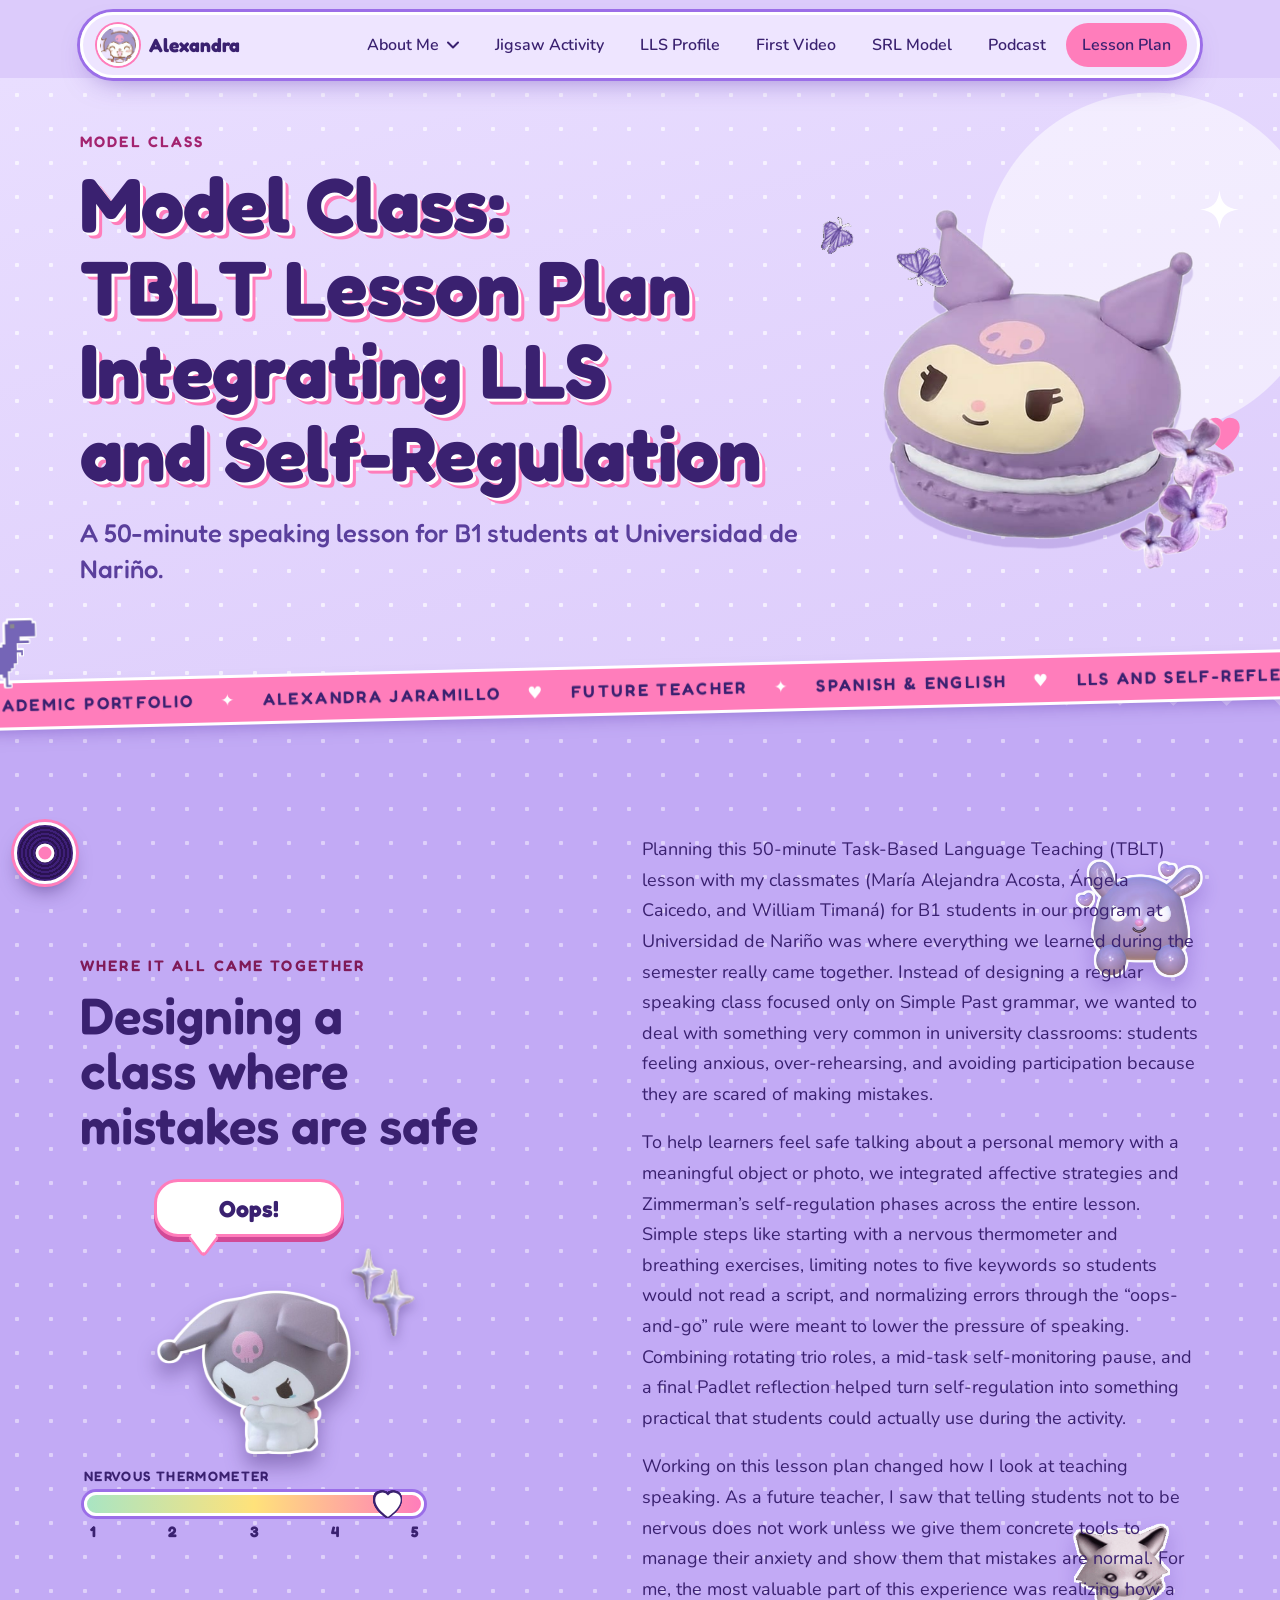
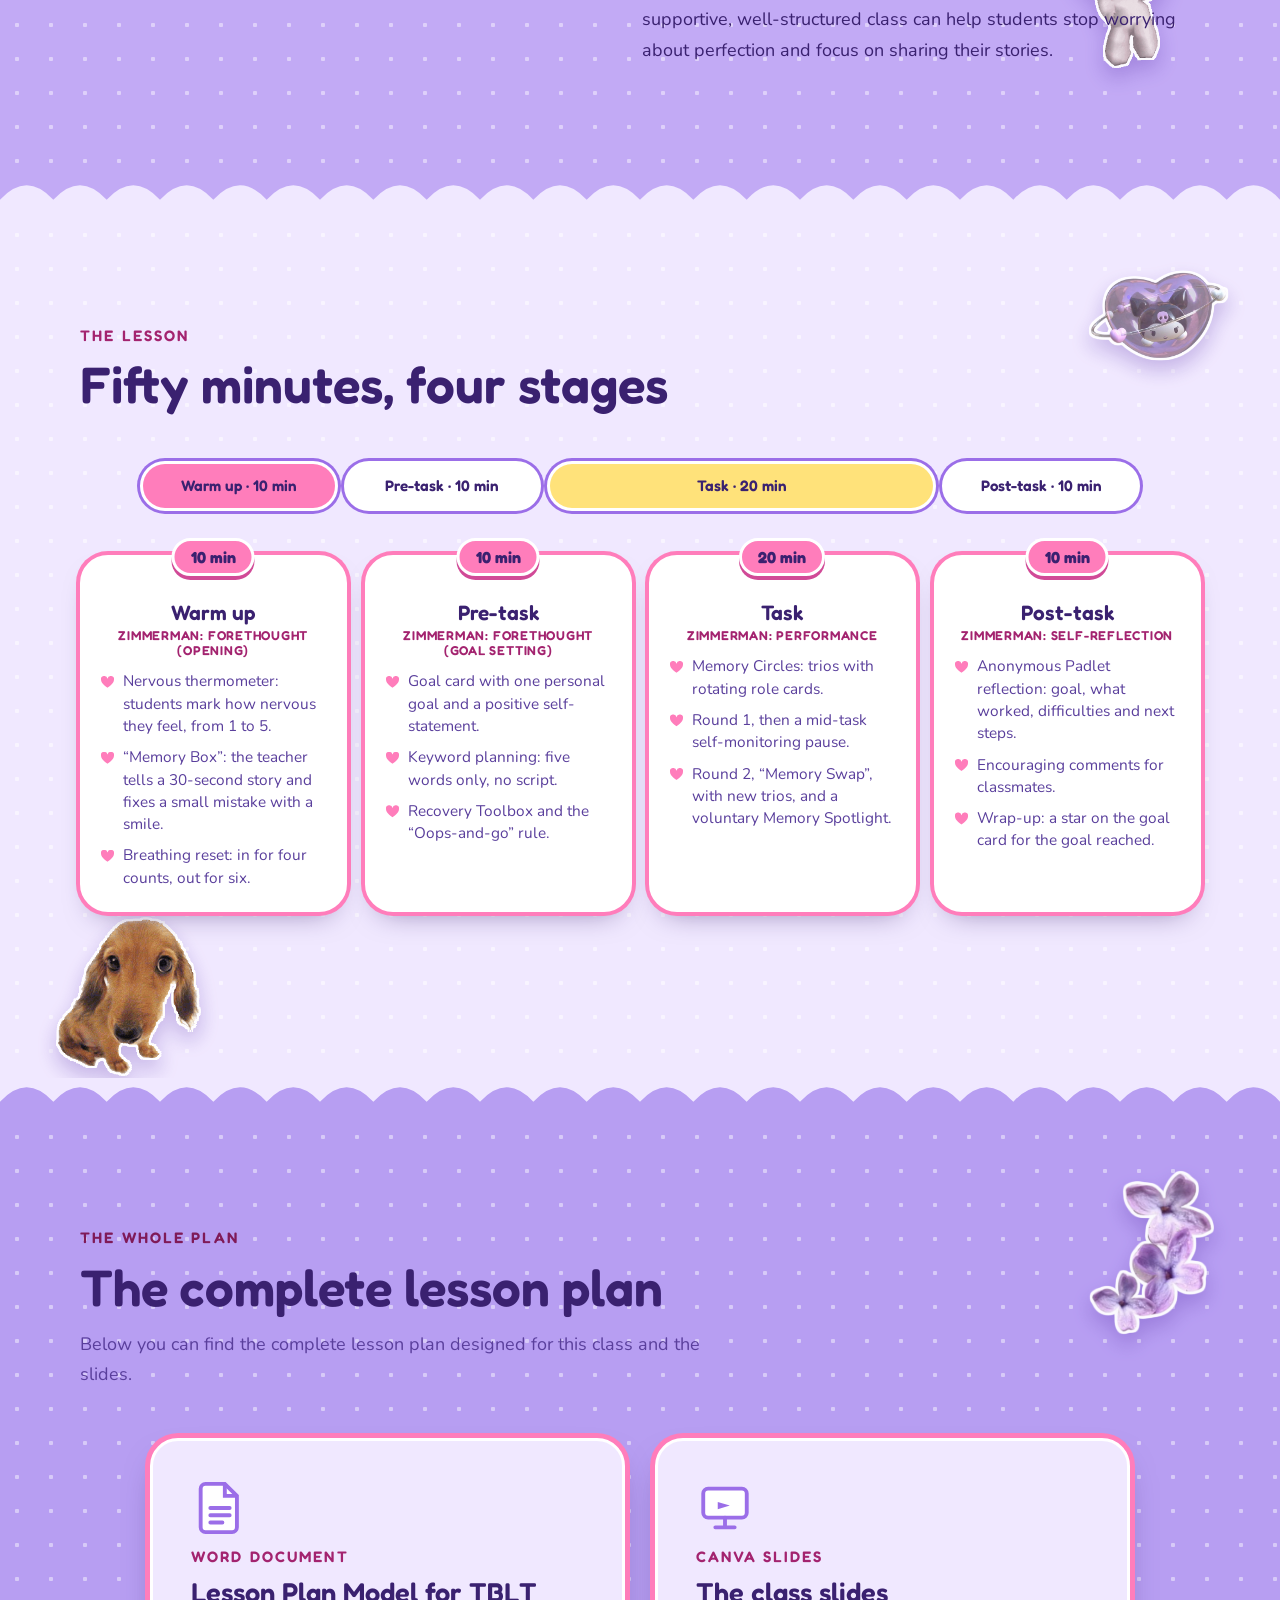
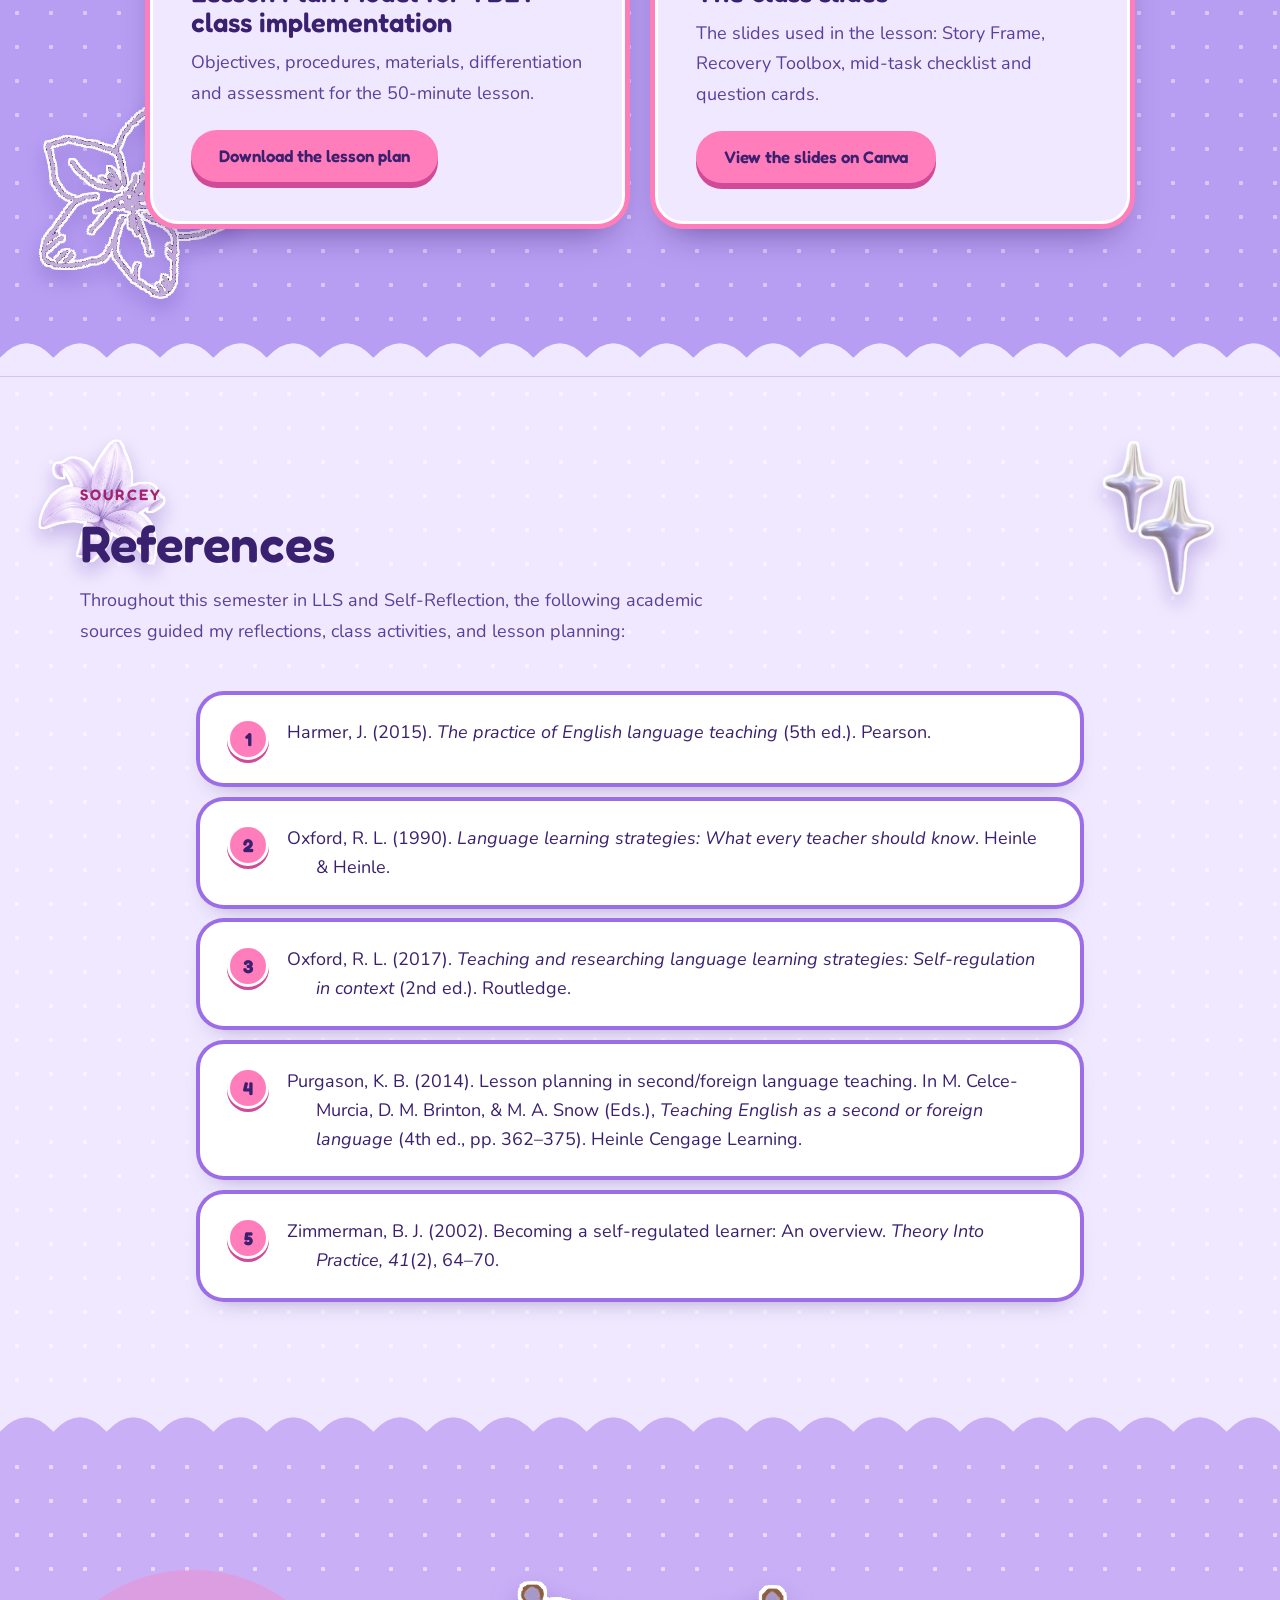
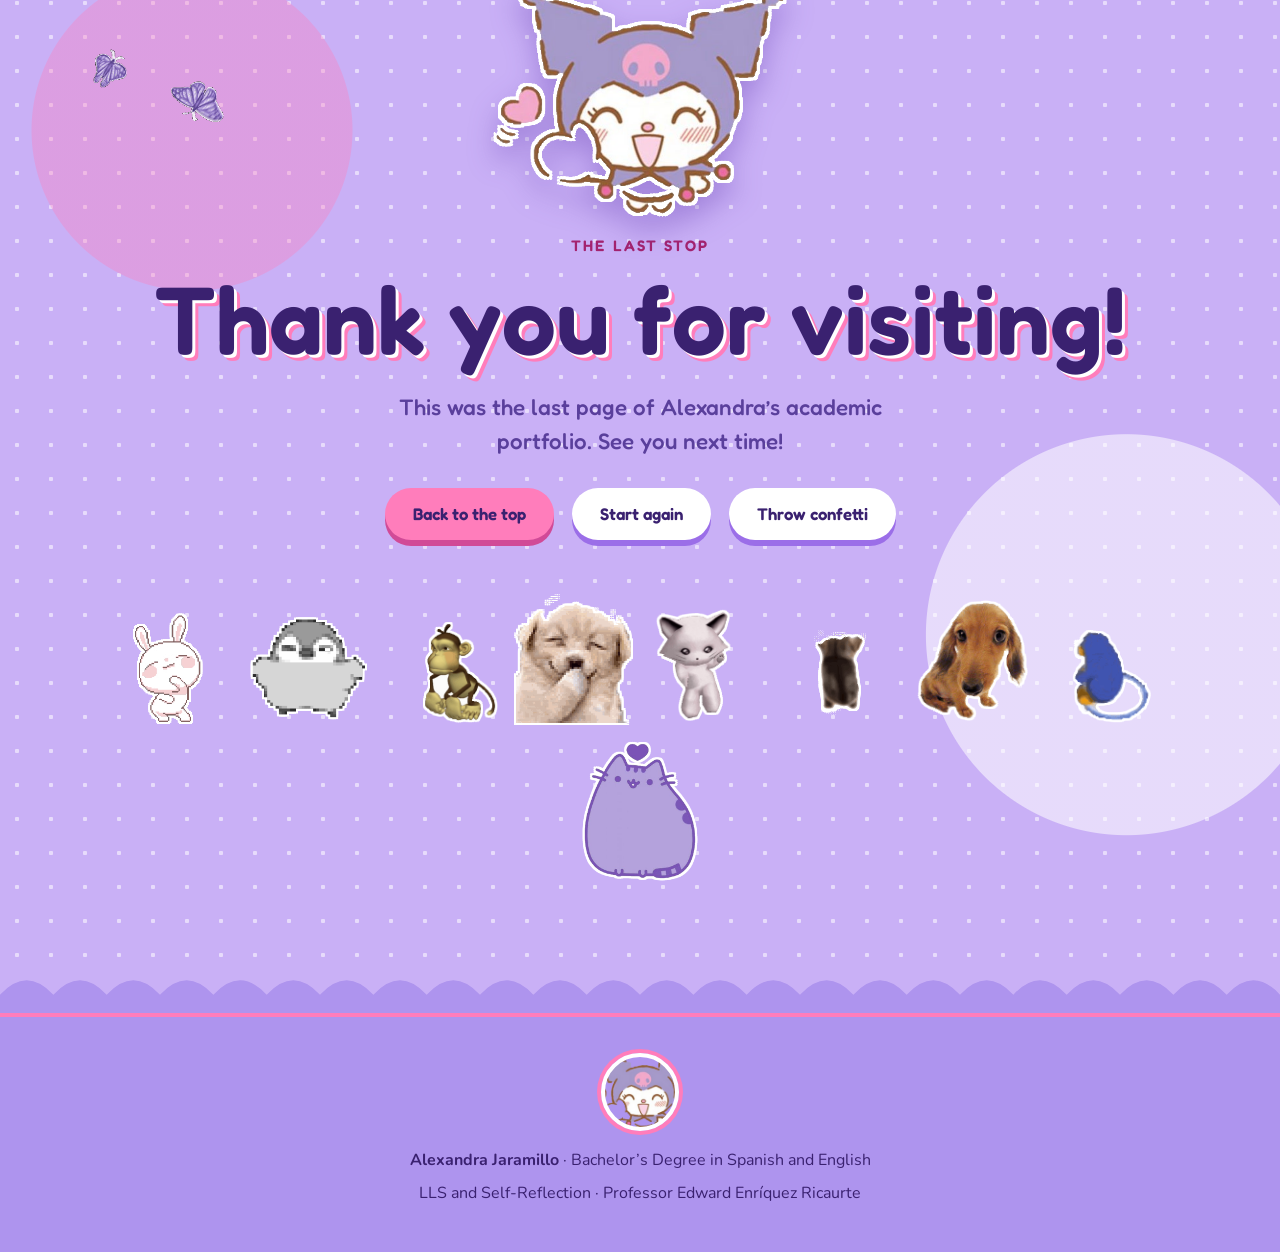
<file: lesson.html>
<!doctype html>
<html lang="en">
<head>
  <meta charset="utf-8">
  <meta name="viewport" content="width=device-width, initial-scale=1">
  <title>Model Class: TBLT Lesson Plan · Alexandra Jaramillo</title>
  <meta name="description" content="Alexandra Jaramillo and her classmates designed a 50-minute TBLT lesson that integrates Language Learning Strategies and Zimmerman's self-regulation phases. Includes the lesson plan and the references.">
  <meta name="theme-color" content="#DCCBFB">
  <link rel="icon" type="image/png" sizes="32x32" href="favicon-32.png">
  <link rel="icon" type="image/png" sizes="192x192" href="favicon-192.png">
  <link rel="shortcut icon" href="favicon.ico">
  <link rel="apple-touch-icon" href="apple-touch-icon.png">
  <link rel="preconnect" href="https://fonts.googleapis.com">
  <link rel="preconnect" href="https://fonts.gstatic.com" crossorigin>
  <link href="https://fonts.googleapis.com/css2?family=Fredoka:wght@500;600;700&family=Nunito:wght@400;600;700&display=swap" rel="stylesheet">
  <link rel="stylesheet" href="styles.css">
</head>
<body>

<svg width="0" height="0" style="position:absolute" aria-hidden="true">
  <defs>
    <!-- Kuromi-style motifs: horned hood with a pink skull, bat, skull, stars, hearts, paw, note -->
    <symbol id="skull" viewBox="0 0 24 24">
      <path d="M12 2C7 2 4 5.500 4 10c0 3 1.500 4.700 3 5.800V19c0 .6.400 1 1 1h1v-2h1.500v2h3v-2H15v2h1c.6 0 1-.4 1-1v-3.200c1.500-1.100 3-2.800 3-5.800 0-4.500-3-8-8-8z" fill="currentColor"/>
      <circle cx="8.500" cy="11" r="2.200" fill="#1A0D2E"/><circle cx="15.500" cy="11" r="2.200" fill="#1A0D2E"/>
      <path d="M12 13.500 10.800 16h2.400z" fill="#1A0D2E"/>
    </symbol>
    <symbol id="bat" viewBox="0 0 120 60">
      <path d="M60 22C54 10 44 6 32 10 24 12 14 10 4 3c4 12 5 26 16 32 6-4 14-3 20 3 6-5 14-4 20 6 6-10 14-11 20-6 6-6 14-7 20-3 11-6 12-20 16-32-10 7-20 9-28 7C76 6 66 10 60 22z" fill="currentColor"/>
    </symbol>
    <symbol id="sparkle" viewBox="0 0 24 24">
      <path d="M12 0c1 8 4 11 12 12-8 1-11 4-12 12-1-8-4-11-12-12 8-1 11-4 12-12z" fill="currentColor"/>
    </symbol>
    <symbol id="heart" viewBox="0 0 24 24">
      <path d="M12 21s-9-5.500-9-12a5 5 0 0 1 9-3 5 5 0 0 1 9 3c0 6.500-9 12-9 12z" fill="currentColor"/>
    </symbol>
    <symbol id="paw" viewBox="0 0 24 24">
      <ellipse cx="6" cy="10" rx="2.400" ry="3" fill="currentColor"/>
      <ellipse cx="10.500" cy="5.500" rx="2.400" ry="3" fill="currentColor"/>
      <ellipse cx="16" cy="5.500" rx="2.400" ry="3" fill="currentColor"/>
      <ellipse cx="20" cy="10" rx="2.400" ry="3" fill="currentColor"/>
      <path d="M13 11c-3.500 0-6.500 3.500-6.500 6.200C6.500 20 9 20.500 13 20.500s6.500-.5 6.500-3.300C19.500 14.500 16.500 11 13 11z" fill="currentColor"/>
    </symbol>
    <symbol id="note" viewBox="0 0 24 24">
      <path d="M9 3v13.500A3.500 3.500 0 1 1 7 13.300V6l12-3v11.500a3.500 3.500 0 1 1-2-3.200V5.300z" fill="currentColor"/>
    </symbol>
  <symbol id="star5" viewBox="0 0 24 24">
      <path d="M12 2l3 6.500 7 .8-5.200 4.800 1.500 7L12 17.500 5.700 21l1.500-7L2 9.300l7-.8z" fill="currentColor" stroke="#fff" stroke-width="1.200" stroke-linejoin="round"/>
    </symbol>
  </defs>
</svg>

<a class="skip" href="#main">Skip to content</a>

<header class="nav">
  <a class="brand" href="index.html#top" aria-label="Alexandra Jaramillo, home">
    <span class="brand-img" aria-hidden="true"></span>
    <span>Alexandra</span>
  </a>
  <button class="nav-burger" type="button" aria-expanded="false" aria-controls="main-nav" aria-label="Open menu"><span></span><span></span><span></span></button>
  <nav id="main-nav" aria-label="Main">
    <div class="dd">
      <button class="dd-btn" type="button" aria-expanded="false" aria-controls="dd-about">About Me
        <svg viewBox="0 0 12 8" aria-hidden="true"><path d="M1 1.500 6 6.500l5-5" fill="none" stroke="currentColor" stroke-width="2" stroke-linecap="round" stroke-linejoin="round"/></svg>
      </button>
      <ul class="dd-menu" id="dd-about">
        <li><a href="index.html#about">About me</a></li>
        <li><a href="index.html#music">Music</a></li>
        <li><a href="index.html#pets">My kids</a></li>
        <li><a href="index.html#teacher">Future teacher</a></li>
      </ul>
    </div>
    <a class="nav-link" href="jigsaw.html"><span class="nl-long">Jigsaw Activity</span><span class="nl-short">Jigsaw</span></a>
    <a class="nav-link" href="profile.html"><span class="nl-long">LLS Profile</span><span class="nl-short">Profile</span></a>
    <a class="nav-link" href="video.html"><span class="nl-long">First Video</span><span class="nl-short">Video</span></a>
    <a class="nav-link" href="srl.html"><span class="nl-long">SRL Model</span><span class="nl-short">SRL</span></a>
    <a class="nav-link" href="podcast.html"><span class="nl-long">Podcast</span><span class="nl-short">Podcast</span></a>
    <a class="nav-link is-current" href="lesson.html" aria-current="page"><span class="nl-long">Lesson Plan</span><span class="nl-short">Plan</span></a>
  </nav>
</header>

<main id="main">

  <section class="page-hero">
    <div class="wrap page-hero-grid">
      <div>
        <p class="eyebrow enter" style="--d:0ms">Model Class</p>
        <h1 class="enter" style="--d:90ms">Model Class: TBLT Lesson Plan Integrating LLS and Self-Regulation</h1>
        <p class="hero-sub enter" style="--d:180ms">A 50-minute speaking lesson for B1 students at Universidad de Nariño.</p>
      </div>
      <div class="page-art enter" style="--d:200ms">
        <img class="page-dance sway" src="images/kuromi-macaron.png" alt="" aria-hidden="true">
        <img class="flutter" src="images/butterflies.gif" alt="" aria-hidden="true">
        <img class="lilac-corner" src="images/lilac-flowers.png" alt="" aria-hidden="true">
        <svg class="art spark s1" aria-hidden="true"><use href="#sparkle"/></svg>
        <svg class="art heart h1" aria-hidden="true"><use href="#heart"/></svg>
      </div>
    </div>
  </section>

  <div class="ribbon" aria-hidden="true"><div class="ribbon-track"><span>ACADEMIC PORTFOLIO</span><i>✦</i><span>ALEXANDRA JARAMILLO</span><i>♥</i><span>FUTURE TEACHER</span><i>✦</i><span>SPANISH &amp; ENGLISH</span><i>♥</i><span>LLS AND SELF-REFLECTION</span><i>✦</i><span>ACADEMIC PORTFOLIO</span><i>✦</i><span>ALEXANDRA JARAMILLO</span><i>♥</i><span>FUTURE TEACHER</span><i>✦</i><span>SPANISH &amp; ENGLISH</span><i>♥</i><span>LLS AND SELF-REFLECTION</span><i>✦</i></div><span class="dino" aria-hidden="true"><img src="images/dino.png" alt=""></span></div>
  <div class="wave" style="--from:var(--l1);--to:var(--band)"><svg viewBox="0 0 1440 60" preserveAspectRatio="none"><path d="M0 60V34Q30 -6 60 34Q90 -6 120 34Q150 -6 180 34Q210 -6 240 34Q270 -6 300 34Q330 -6 360 34Q390 -6 420 34Q450 -6 480 34Q510 -6 540 34Q570 -6 600 34Q630 -6 660 34Q690 -6 720 34Q750 -6 780 34Q810 -6 840 34Q870 -6 900 34Q930 -6 960 34Q990 -6 1020 34Q1050 -6 1080 34Q1110 -6 1140 34Q1170 -6 1200 34Q1230 -6 1260 34Q1290 -6 1320 34Q1350 -6 1380 34Q1410 -6 1440 34L1440 60Z"/></svg></div>

  <section class="sec dark" id="class" style="--bg:var(--band)">
    <img class="deco gd g-catdance" src="images/cat-dance.gif" alt="" aria-hidden="true">
    <img class="deco gd g-blob" src="images/blob-purple.png" alt="" aria-hidden="true">
    <div class="wrap split">
      <div>
        <p class="eyebrow">Where It All Came Together</p>
        <h2>Designing a class where mistakes are safe</h2>
        <div class="calm" aria-hidden="true">
          <div class="say"><span class="say-a">Oops!</span><span class="say-b">…and go!</span></div>
          <div class="calm-stage">
            <img class="calm-k sad" src="images/kuromi-sad.png" alt="">
            <img class="calm-k happy" src="images/kuromi-tulips.png" alt="">
            <img class="calm-spark" src="images/sparkles3d.png" alt="">
          </div>
          <div class="thermo">
            <span class="thermo-label">Nervous thermometer</span>
            <div class="thermo-bar"><svg class="thermo-marker"><use href="#heart"/></svg></div>
            <div class="thermo-scale"><span>1</span><span>2</span><span>3</span><span>4</span><span>5</span></div>
          </div>
        </div>
      </div>
      <div class="prose">
        <p>Planning this 50-minute Task-Based Language Teaching (TBLT) lesson with my classmates (María Alejandra Acosta, Ángela Caicedo, and William Timaná) for B1 students in our program at Universidad de Nariño was where everything we learned during the semester really came together. Instead of designing a regular speaking class focused only on Simple Past grammar, we wanted to deal with something very common in university classrooms: students feeling anxious, over-rehearsing, and avoiding participation because they are scared of making mistakes.</p>
        <p>To help learners feel safe talking about a personal memory with a meaningful object or photo, we integrated affective strategies and Zimmerman’s self-regulation phases across the entire lesson. Simple steps like starting with a nervous thermometer and breathing exercises, limiting notes to five keywords so students would not read a script, and normalizing errors through the “oops-and-go” rule were meant to lower the pressure of speaking. Combining rotating trio roles, a mid-task self-monitoring pause, and a final Padlet reflection helped turn self-regulation into something practical that students could actually use during the activity.</p>
        <p>Working on this lesson plan changed how I look at teaching speaking. As a future teacher, I saw that telling students not to be nervous does not work unless we give them concrete tools to manage their anxiety and show them that mistakes are normal. For me, the most valuable part of this experience was realizing how a supportive, well-structured class can help students stop worrying about perfection and focus on sharing their stories.</p>
      </div>
    </div>
  </section>

  <div class="wave" style="--from:var(--band);--to:var(--l2)"><svg viewBox="0 0 1440 60" preserveAspectRatio="none"><path d="M0 60V34Q30 -6 60 34Q90 -6 120 34Q150 -6 180 34Q210 -6 240 34Q270 -6 300 34Q330 -6 360 34Q390 -6 420 34Q450 -6 480 34Q510 -6 540 34Q570 -6 600 34Q630 -6 660 34Q690 -6 720 34Q750 -6 780 34Q810 -6 840 34Q870 -6 900 34Q930 -6 960 34Q990 -6 1020 34Q1050 -6 1080 34Q1110 -6 1140 34Q1170 -6 1200 34Q1230 -6 1260 34Q1290 -6 1320 34Q1350 -6 1380 34Q1410 -6 1440 34L1440 60Z"/></svg></div>

  <section class="sec lesson-stages" id="stages" style="--bg:var(--l2)">
    <img class="deco gd g-kheart" src="images/kuromi-heart.png" alt="" aria-hidden="true">
    <img class="deco gd g-dachsit" src="images/dachshund-sit.gif" alt="" aria-hidden="true">
    <div class="wrap">
      <div class="gallery-head">
        <p class="eyebrow">The Lesson</p>
        <h2>Fifty minutes, four stages</h2>
      </div>
      <div class="stagebar" aria-hidden="true">
        <span><i>Warm up · 10 min</i></span>
        <span><i>Pre-task · 10 min</i></span>
        <span><i>Task · 20 min</i></span>
        <span><i>Post-task · 10 min</i></span>
      </div>
      <ol class="stages">
        <li class="stage"><span class="stage-min">10 min</span><h3>Warm up</h3><p class="stage-tag">Zimmerman: Forethought (opening)</p><ul><li>Nervous thermometer: students mark how nervous they feel, from 1 to 5.</li><li>“Memory Box”: the teacher tells a 30-second story and fixes a small mistake with a smile.</li><li>Breathing reset: in for four counts, out for six.</li></ul></li>
        <li class="stage"><span class="stage-min">10 min</span><h3>Pre-task</h3><p class="stage-tag">Zimmerman: Forethought (goal setting)</p><ul><li>Goal card with one personal goal and a positive self-statement.</li><li>Keyword planning: five words only, no script.</li><li>Recovery Toolbox and the “Oops-and-go” rule.</li></ul></li>
        <li class="stage"><span class="stage-min">20 min</span><h3>Task</h3><p class="stage-tag">Zimmerman: Performance</p><ul><li>Memory Circles: trios with rotating role cards.</li><li>Round 1, then a mid-task self-monitoring pause.</li><li>Round 2, “Memory Swap”, with new trios, and a voluntary Memory Spotlight.</li></ul></li>
        <li class="stage"><span class="stage-min">10 min</span><h3>Post-task</h3><p class="stage-tag">Zimmerman: Self-reflection</p><ul><li>Anonymous Padlet reflection: goal, what worked, difficulties and next steps.</li><li>Encouraging comments for classmates.</li><li>Wrap-up: a star on the goal card for the goal reached.</li></ul></li>
      </ol>
    </div>
  </section>

  <div class="wave" style="--from:var(--l2);--to:var(--band2)"><svg viewBox="0 0 1440 60" preserveAspectRatio="none"><path d="M0 60V34Q30 -6 60 34Q90 -6 120 34Q150 -6 180 34Q210 -6 240 34Q270 -6 300 34Q330 -6 360 34Q390 -6 420 34Q450 -6 480 34Q510 -6 540 34Q570 -6 600 34Q630 -6 660 34Q690 -6 720 34Q750 -6 780 34Q810 -6 840 34Q870 -6 900 34Q930 -6 960 34Q990 -6 1020 34Q1050 -6 1080 34Q1110 -6 1140 34Q1170 -6 1200 34Q1230 -6 1260 34Q1290 -6 1320 34Q1350 -6 1380 34Q1410 -6 1440 34L1440 60Z"/></svg></div>

  <section class="sec dark" id="plan" style="--bg:var(--band2)">
    <img class="deco gd g-flowerline" src="images/flower-line.gif" alt="" aria-hidden="true">
    <img class="deco gd g-lilac" src="images/lilac-flowers.png" alt="" aria-hidden="true">
    <div class="wrap">
      <div class="gallery-head">
        <p class="eyebrow">The Whole Plan</p>
        <h2>The complete lesson plan</h2>
        <p>Below you can find the complete lesson plan designed for this class and the slides.</p>
      </div>
      <div class="plan-grid">
        <article class="doc-card plan-card">
        <svg class="doc-ic" viewBox="0 0 24 24" aria-hidden="true"><path d="M6 2h8l5 5v13a2 2 0 0 1-2 2H6a2 2 0 0 1-2-2V4a2 2 0 0 1 2-2z" fill="#fff" stroke="currentColor" stroke-width="1.6"/><path d="M14 2v5h5" fill="none" stroke="currentColor" stroke-width="1.6"/><path d="M8 12h8M8 15h8M8 18h5" stroke="currentColor" stroke-width="1.6" stroke-linecap="round"/></svg>
        <p class="eyebrow">Word document</p>
        <h3>Lesson Plan Model for TBLT class implementation</h3>
        <p>Objectives, procedures, materials, differentiation and assessment for the 50-minute lesson.</p>
        <a class="btn" href="files/Lesson-plan-LLS.docx" download>Download the lesson plan</a>
      </article>
        <article class="doc-card plan-card">
          <svg class="doc-ic" viewBox="0 0 24 24" aria-hidden="true"><rect x="3" y="4" width="18" height="12" rx="2" fill="#fff" stroke="currentColor" stroke-width="1.6"/><path d="M12 16v4M8 20h8" stroke="currentColor" stroke-width="1.6" stroke-linecap="round"/><path d="M9 9.500l5 1.500-5 1.500z" fill="currentColor"/></svg>
          <p class="eyebrow">Canva slides</p>
          <h3>The class slides</h3>
          <p>The slides used in the lesson: Story Frame, Recovery Toolbox, mid-task checklist and question cards.</p>
          <a class="btn" href="https://canva.link/ri6vzakzkv9vecw" target="_blank" rel="noopener">View the slides on Canva</a>
        </article>
      </div>
    </div>
  </section>

  <div class="wave" style="--from:var(--band2);--to:var(--l2)"><svg viewBox="0 0 1440 60" preserveAspectRatio="none"><path d="M0 60V34Q30 -6 60 34Q90 -6 120 34Q150 -6 180 34Q210 -6 240 34Q270 -6 300 34Q330 -6 360 34Q390 -6 420 34Q450 -6 480 34Q510 -6 540 34Q570 -6 600 34Q630 -6 660 34Q690 -6 720 34Q750 -6 780 34Q810 -6 840 34Q870 -6 900 34Q930 -6 960 34Q990 -6 1020 34Q1050 -6 1080 34Q1110 -6 1140 34Q1170 -6 1200 34Q1230 -6 1260 34Q1290 -6 1320 34Q1350 -6 1380 34Q1410 -6 1440 34L1440 60Z"/></svg></div>

  <section class="sec" id="references" style="--bg:var(--l2)">
    <img class="deco gd g-refstars" src="images/sparkles3d.png" alt="" aria-hidden="true">
    <img class="deco gd g-reflily" src="images/lily.png" alt="" aria-hidden="true">
    <div class="wrap">
      <div class="gallery-head">
        <p class="eyebrow">Sources</p>
        <h2>References</h2>
        <p>Throughout this semester in LLS and Self-Reflection, the following academic sources guided my reflections, class activities, and lesson planning:</p>
      </div>
      <ol class="refs"><li class="ref"><span class="ref-n">1</span><p>Harmer, J. (2015). <em>The practice of English language teaching</em> (5th ed.). Pearson.</p></li><li class="ref"><span class="ref-n">2</span><p>Oxford, R. L. (1990). <em>Language learning strategies: What every teacher should know</em>. Heinle &amp; Heinle.</p></li><li class="ref"><span class="ref-n">3</span><p>Oxford, R. L. (2017). <em>Teaching and researching language learning strategies: Self-regulation in context</em> (2nd ed.). Routledge.</p></li><li class="ref"><span class="ref-n">4</span><p>Purgason, K. B. (2014). Lesson planning in second/foreign language teaching. In M. Celce-Murcia, D. M. Brinton, &amp; M. A. Snow (Eds.), <em>Teaching English as a second or foreign language</em> (4th ed., pp. 362–375). Heinle Cengage Learning.</p></li><li class="ref"><span class="ref-n">5</span><p>Zimmerman, B. J. (2002). Becoming a self-regulated learner: An overview. <em>Theory Into Practice, 41</em>(2), 64–70.</p></li></ol>
    </div>
  </section>

  <div class="wave" style="--from:var(--l2);--to:var(--l3)"><svg viewBox="0 0 1440 60" preserveAspectRatio="none"><path d="M0 60V34Q30 -6 60 34Q90 -6 120 34Q150 -6 180 34Q210 -6 240 34Q270 -6 300 34Q330 -6 360 34Q390 -6 420 34Q450 -6 480 34Q510 -6 540 34Q570 -6 600 34Q630 -6 660 34Q690 -6 720 34Q750 -6 780 34Q810 -6 840 34Q870 -6 900 34Q930 -6 960 34Q990 -6 1020 34Q1050 -6 1080 34Q1110 -6 1140 34Q1170 -6 1200 34Q1230 -6 1260 34Q1290 -6 1320 34Q1350 -6 1380 34Q1410 -6 1440 34L1440 60Z"/></svg></div>

  <section class="closing" id="goodbye" style="--bg:var(--l3)">
    <img class="bye-butterflies" src="images/butterflies.gif" alt="" aria-hidden="true">
    <div class="wrap closing-inner">
      <img class="bye-wave" src="images/kuromi-wave.png" alt="Kuromi waving goodbye">
      <p class="eyebrow">The Last Stop</p>
      <h2 class="closing-title">Thank you for visiting!</h2>
      <p class="closing-text">This was the last page of Alexandra’s academic portfolio. See you next time!</p>
      <div class="closing-actions">
        <a class="btn" href="#top">Back to the top</a>
        <a class="btn alt" href="index.html">Start again</a>
        <button class="btn alt" type="button" data-rain>Throw confetti</button>
      </div>
      <div class="parade" aria-hidden="true"><img style="--i:0" src="images/bunny.gif" alt=""><img style="--i:1" src="images/penguin.gif" alt=""><img style="--i:2" src="images/monkey.gif" alt=""><img style="--i:3" src="images/puppy.gif" alt=""><img style="--i:4" src="images/cat-dance.gif" alt=""><img style="--i:5" src="images/kitten.gif" alt=""><img style="--i:6" src="images/dachshund-sit.gif" alt=""><img style="--i:7" src="images/penguin-club.gif" alt=""><img style="--i:8" src="images/cat-purple.png" alt=""></div>
    </div>
  </section>

  <div class="wave" style="--from:var(--l3);--to:var(--foot)"><svg viewBox="0 0 1440 60" preserveAspectRatio="none"><path d="M0 60V34Q30 -6 60 34Q90 -6 120 34Q150 -6 180 34Q210 -6 240 34Q270 -6 300 34Q330 -6 360 34Q390 -6 420 34Q450 -6 480 34Q510 -6 540 34Q570 -6 600 34Q630 -6 660 34Q690 -6 720 34Q750 -6 780 34Q810 -6 840 34Q870 -6 900 34Q930 -6 960 34Q990 -6 1020 34Q1050 -6 1080 34Q1110 -6 1140 34Q1170 -6 1200 34Q1230 -6 1260 34Q1290 -6 1320 34Q1350 -6 1380 34Q1410 -6 1440 34L1440 60Z"/></svg></div>
</main>

<footer class="footer">
  <div class="wrap foot">
    <span class="foot-img" aria-hidden="true"></span>
    <p><strong>Alexandra Jaramillo</strong> · Bachelor’s Degree in Spanish and English</p>
    <p>LLS and Self-Reflection · Professor Edward Enríquez Ricaurte</p>
  </div>
</footer>

<script src="script.js"></script>
<script src="fun.js"></script>
<script src="music.js"></script>
</body>
</html>
</file>
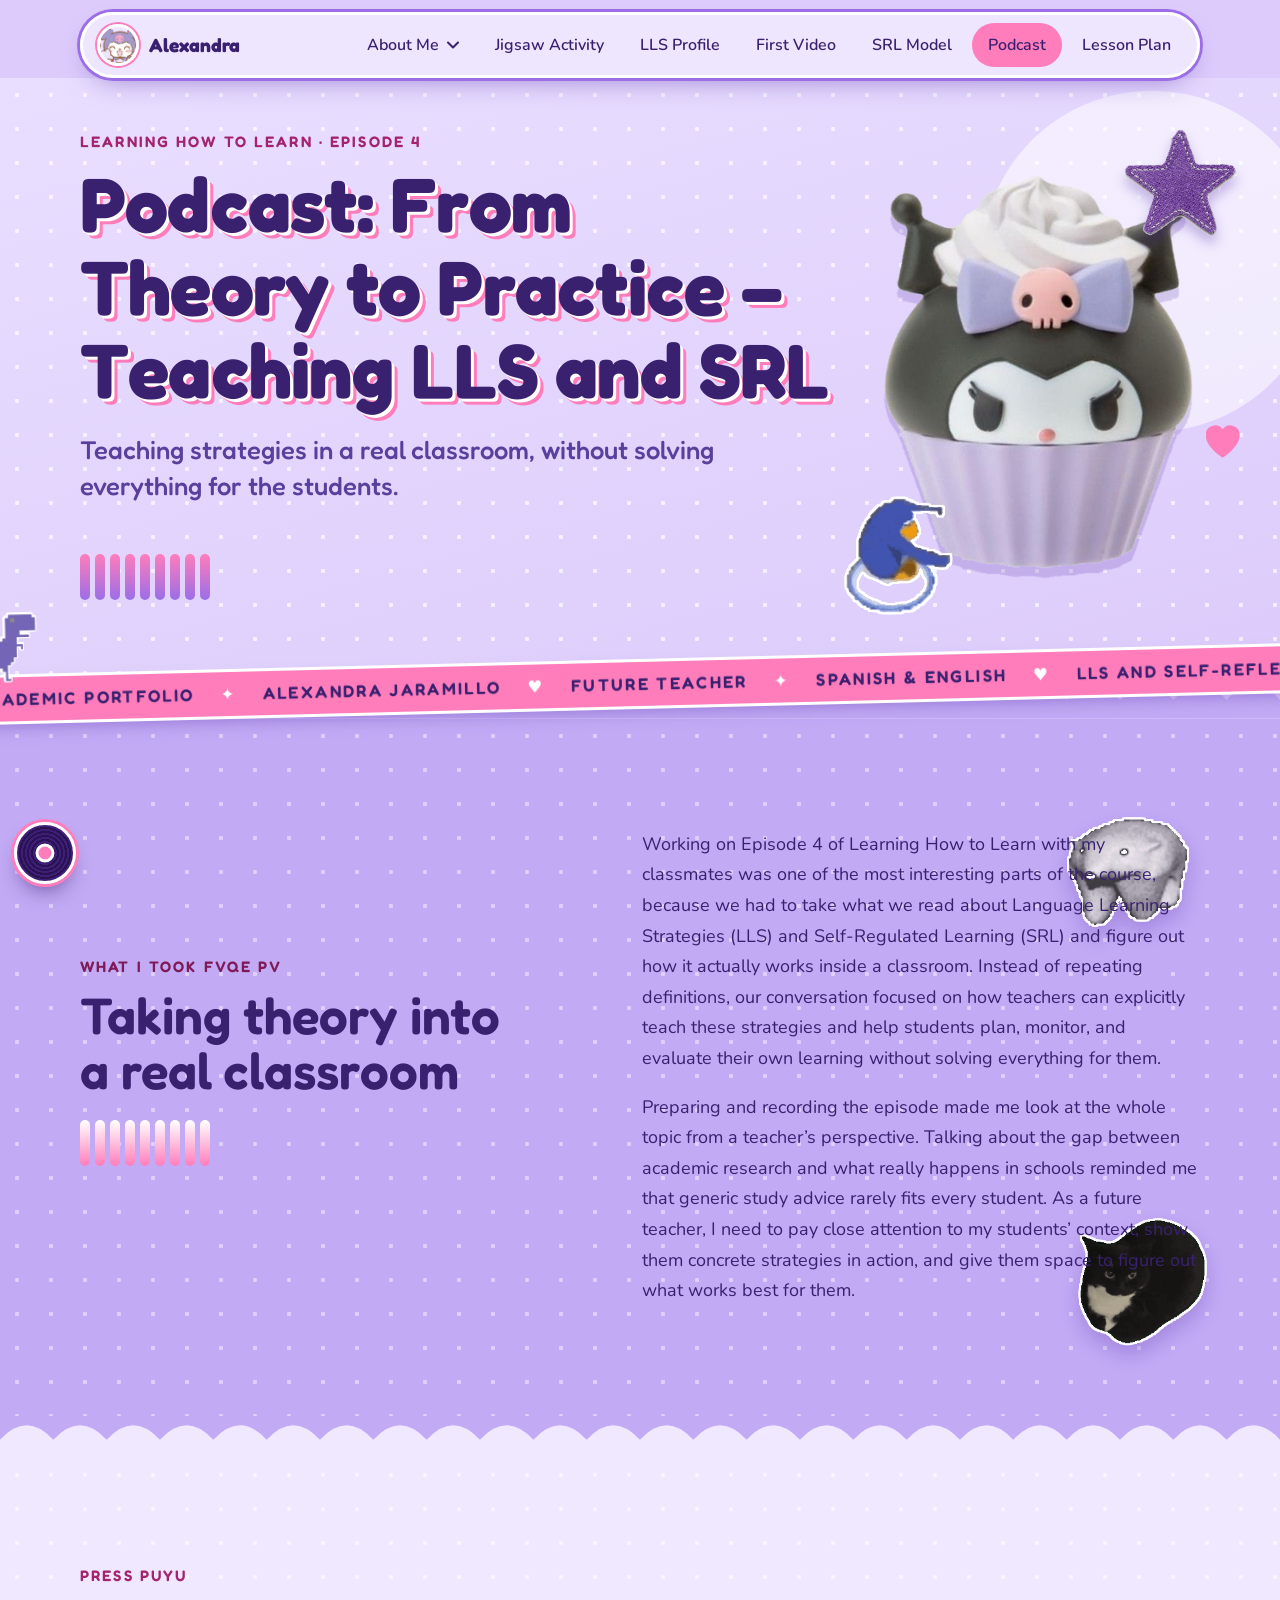
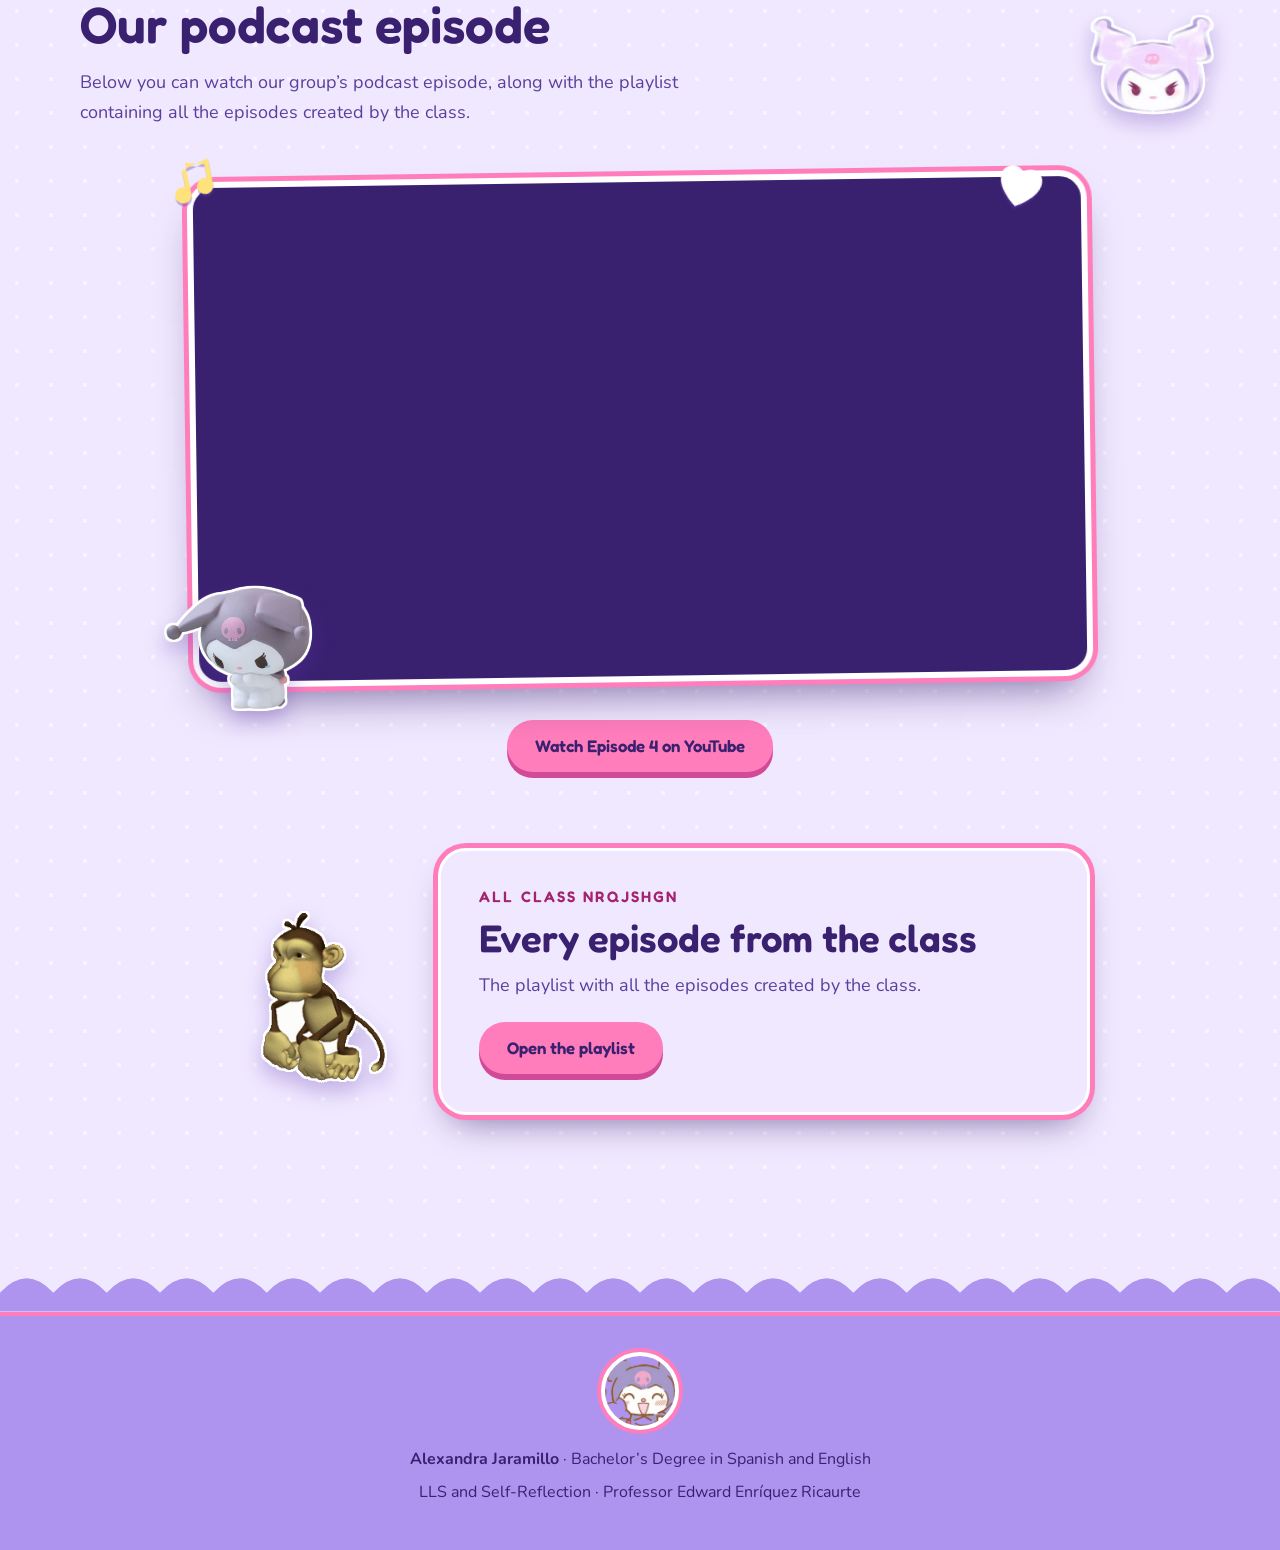
<file: podcast.html>
<!doctype html>
<html lang="en">
<head>
  <meta charset="utf-8">
  <meta name="viewport" content="width=device-width, initial-scale=1">
  <title>Podcast: From Theory to Practice · Alexandra Jaramillo</title>
  <meta name="description" content="Alexandra Jaramillo reflects on Episode 4 of Learning How to Learn: teaching Language Learning Strategies and Self-Regulated Learning in the classroom.">
  <meta name="theme-color" content="#DCCBFB">
  <link rel="icon" type="image/png" sizes="32x32" href="favicon-32.png">
  <link rel="icon" type="image/png" sizes="192x192" href="favicon-192.png">
  <link rel="shortcut icon" href="favicon.ico">
  <link rel="apple-touch-icon" href="apple-touch-icon.png">
  <link rel="preconnect" href="https://fonts.googleapis.com">
  <link rel="preconnect" href="https://fonts.gstatic.com" crossorigin>
  <link href="https://fonts.googleapis.com/css2?family=Fredoka:wght@500;600;700&family=Nunito:wght@400;600;700&display=swap" rel="stylesheet">
  <link rel="stylesheet" href="styles.css">
</head>
<body>

<svg width="0" height="0" style="position:absolute" aria-hidden="true">
  <defs>
    <!-- Kuromi-style motifs: horned hood with a pink skull, bat, skull, stars, hearts, paw, note -->
    <symbol id="skull" viewBox="0 0 24 24">
      <path d="M12 2C7 2 4 5.500 4 10c0 3 1.500 4.700 3 5.800V19c0 .6.400 1 1 1h1v-2h1.500v2h3v-2H15v2h1c.6 0 1-.4 1-1v-3.200c1.500-1.100 3-2.800 3-5.800 0-4.500-3-8-8-8z" fill="currentColor"/>
      <circle cx="8.500" cy="11" r="2.200" fill="#1A0D2E"/><circle cx="15.500" cy="11" r="2.200" fill="#1A0D2E"/>
      <path d="M12 13.500 10.800 16h2.400z" fill="#1A0D2E"/>
    </symbol>
    <symbol id="bat" viewBox="0 0 120 60">
      <path d="M60 22C54 10 44 6 32 10 24 12 14 10 4 3c4 12 5 26 16 32 6-4 14-3 20 3 6-5 14-4 20 6 6-10 14-11 20-6 6-6 14-7 20-3 11-6 12-20 16-32-10 7-20 9-28 7C76 6 66 10 60 22z" fill="currentColor"/>
    </symbol>
    <symbol id="sparkle" viewBox="0 0 24 24">
      <path d="M12 0c1 8 4 11 12 12-8 1-11 4-12 12-1-8-4-11-12-12 8-1 11-4 12-12z" fill="currentColor"/>
    </symbol>
    <symbol id="heart" viewBox="0 0 24 24">
      <path d="M12 21s-9-5.500-9-12a5 5 0 0 1 9-3 5 5 0 0 1 9 3c0 6.500-9 12-9 12z" fill="currentColor"/>
    </symbol>
    <symbol id="paw" viewBox="0 0 24 24">
      <ellipse cx="6" cy="10" rx="2.400" ry="3" fill="currentColor"/>
      <ellipse cx="10.500" cy="5.500" rx="2.400" ry="3" fill="currentColor"/>
      <ellipse cx="16" cy="5.500" rx="2.400" ry="3" fill="currentColor"/>
      <ellipse cx="20" cy="10" rx="2.400" ry="3" fill="currentColor"/>
      <path d="M13 11c-3.500 0-6.500 3.500-6.500 6.200C6.500 20 9 20.500 13 20.500s6.500-.5 6.500-3.300C19.500 14.500 16.500 11 13 11z" fill="currentColor"/>
    </symbol>
    <symbol id="note" viewBox="0 0 24 24">
      <path d="M9 3v13.500A3.500 3.500 0 1 1 7 13.300V6l12-3v11.500a3.500 3.500 0 1 1-2-3.200V5.300z" fill="currentColor"/>
    </symbol>
  <symbol id="star5" viewBox="0 0 24 24">
      <path d="M12 2l3 6.500 7 .8-5.200 4.800 1.500 7L12 17.500 5.700 21l1.500-7L2 9.300l7-.8z" fill="currentColor" stroke="#fff" stroke-width="1.200" stroke-linejoin="round"/>
    </symbol>
  </defs>
</svg>

<a class="skip" href="#main">Skip to content</a>

<header class="nav">
  <a class="brand" href="index.html#top" aria-label="Alexandra Jaramillo, home">
    <span class="brand-img" aria-hidden="true"></span>
    <span>Alexandra</span>
  </a>
  <button class="nav-burger" type="button" aria-expanded="false" aria-controls="main-nav" aria-label="Open menu"><span></span><span></span><span></span></button>
  <nav id="main-nav" aria-label="Main">
    <div class="dd">
      <button class="dd-btn" type="button" aria-expanded="false" aria-controls="dd-about">About Me
        <svg viewBox="0 0 12 8" aria-hidden="true"><path d="M1 1.500 6 6.500l5-5" fill="none" stroke="currentColor" stroke-width="2" stroke-linecap="round" stroke-linejoin="round"/></svg>
      </button>
      <ul class="dd-menu" id="dd-about">
        <li><a href="index.html#about">About me</a></li>
        <li><a href="index.html#music">Music</a></li>
        <li><a href="index.html#pets">My kids</a></li>
        <li><a href="index.html#teacher">Future teacher</a></li>
      </ul>
    </div>
    <a class="nav-link" href="jigsaw.html"><span class="nl-long">Jigsaw Activity</span><span class="nl-short">Jigsaw</span></a>
    <a class="nav-link" href="profile.html"><span class="nl-long">LLS Profile</span><span class="nl-short">Profile</span></a>
    <a class="nav-link" href="video.html"><span class="nl-long">First Video</span><span class="nl-short">Video</span></a>
    <a class="nav-link" href="srl.html"><span class="nl-long">SRL Model</span><span class="nl-short">SRL</span></a>
    <a class="nav-link is-current" href="podcast.html" aria-current="page"><span class="nl-long">Podcast</span><span class="nl-short">Podcast</span></a>
    <a class="nav-link" href="lesson.html"><span class="nl-long">Lesson Plan</span><span class="nl-short">Plan</span></a>
  </nav>
</header>

<main id="main">

  <section class="page-hero">
    <div class="wrap page-hero-grid">
      <div>
        <p class="eyebrow enter" style="--d:0ms">Learning How to Learn · Episode 4</p>
        <h1 class="enter" style="--d:90ms">Podcast: From Theory to Practice – Teaching LLS and SRL</h1>
        <p class="hero-sub enter" style="--d:180ms">Teaching strategies in a real classroom, without solving everything for the students.</p>
        <span class="eq" aria-hidden="true"><i></i><i></i><i></i><i></i><i></i><i></i><i></i><i></i><i></i></span>
      </div>
      <div class="page-art enter" style="--d:200ms">
        <img class="starpatch" src="images/star-patch.png" alt="" aria-hidden="true">
        <img class="page-dance sway" src="images/kuromi-cupcake.png" alt="" aria-hidden="true">
        <img class="penguin-hero" src="images/penguin-club.gif" alt="" aria-hidden="true">
        <svg class="art spark s1" aria-hidden="true"><use href="#sparkle"/></svg>
        <svg class="art heart h1" aria-hidden="true"><use href="#heart"/></svg>
      </div>
    </div>
  </section>

  <div class="ribbon" aria-hidden="true"><div class="ribbon-track"><span>ACADEMIC PORTFOLIO</span><i>✦</i><span>ALEXANDRA JARAMILLO</span><i>♥</i><span>FUTURE TEACHER</span><i>✦</i><span>SPANISH &amp; ENGLISH</span><i>♥</i><span>LLS AND SELF-REFLECTION</span><i>✦</i><span>ACADEMIC PORTFOLIO</span><i>✦</i><span>ALEXANDRA JARAMILLO</span><i>♥</i><span>FUTURE TEACHER</span><i>✦</i><span>SPANISH &amp; ENGLISH</span><i>♥</i><span>LLS AND SELF-REFLECTION</span><i>✦</i></div><span class="dino" aria-hidden="true"><img src="images/dino.png" alt=""></span></div>
  <div class="wave" style="--from:var(--l1);--to:var(--band)"><svg viewBox="0 0 1440 60" preserveAspectRatio="none"><path d="M0 60V34Q30 -6 60 34Q90 -6 120 34Q150 -6 180 34Q210 -6 240 34Q270 -6 300 34Q330 -6 360 34Q390 -6 420 34Q450 -6 480 34Q510 -6 540 34Q570 -6 600 34Q630 -6 660 34Q690 -6 720 34Q750 -6 780 34Q810 -6 840 34Q870 -6 900 34Q930 -6 960 34Q990 -6 1020 34Q1050 -6 1080 34Q1110 -6 1140 34Q1170 -6 1200 34Q1230 -6 1260 34Q1290 -6 1320 34Q1350 -6 1380 34Q1410 -6 1440 34L1440 60Z"/></svg></div>

  <section class="sec dark" id="episode" style="--bg:var(--band)">
    <img class="deco gd g-catblack" src="images/cat-black.gif" alt="" aria-hidden="true">
    <img class="deco gd g-bearw" src="images/bear-white.gif" alt="" aria-hidden="true">
    <div class="wrap split">
      <div>
        <p class="eyebrow">What I Took From It</p>
        <h2>Taking theory into a real classroom</h2>
        <span class="eq" aria-hidden="true"><i></i><i></i><i></i><i></i><i></i><i></i><i></i><i></i><i></i></span>
      </div>
      <div class="prose">
        <p>Working on Episode 4 of Learning How to Learn with my classmates was one of the most interesting parts of the course, because we had to take what we read about Language Learning Strategies (LLS) and Self-Regulated Learning (SRL) and figure out how it actually works inside a classroom. Instead of repeating definitions, our conversation focused on how teachers can explicitly teach these strategies and help students plan, monitor, and evaluate their own learning without solving everything for them.</p>
        <p>Preparing and recording the episode made me look at the whole topic from a teacher’s perspective. Talking about the gap between academic research and what really happens in schools reminded me that generic study advice rarely fits every student. As a future teacher, I need to pay close attention to my students’ context, show them concrete strategies in action, and give them space to figure out what works best for them.</p>
      </div>
    </div>
  </section>

  <div class="wave" style="--from:var(--band);--to:var(--l2)"><svg viewBox="0 0 1440 60" preserveAspectRatio="none"><path d="M0 60V34Q30 -6 60 34Q90 -6 120 34Q150 -6 180 34Q210 -6 240 34Q270 -6 300 34Q330 -6 360 34Q390 -6 420 34Q450 -6 480 34Q510 -6 540 34Q570 -6 600 34Q630 -6 660 34Q690 -6 720 34Q750 -6 780 34Q810 -6 840 34Q870 -6 900 34Q930 -6 960 34Q990 -6 1020 34Q1050 -6 1080 34Q1110 -6 1140 34Q1170 -6 1200 34Q1230 -6 1260 34Q1290 -6 1320 34Q1350 -6 1380 34Q1410 -6 1440 34L1440 60Z"/></svg></div>

  <section class="sec podcast-listen" id="listen" style="--bg:var(--l2)">
    <img class="deco gd g-glass" src="images/kuromi-glass.png" alt="" aria-hidden="true">
    <div class="wrap">
      <div class="gallery-head">
        <p class="eyebrow">Press Play</p>
        <h2>Our podcast episode</h2>
        <p>Below you can watch our group’s podcast episode, along with the playlist containing all the episodes created by the class.</p>
      </div>

      <div class="video-stage">
        <div class="video-frame">
          <iframe src="https://www.youtube-nocookie.com/embed/e7HpSL6GKQ8" title="Learning How to Learn, Episode 4: From Theory to Practice – Teaching LLS and SRL" loading="lazy" allow="accelerometer; clipboard-write; encrypted-media; gyroscope; picture-in-picture; web-share" referrerpolicy="strict-origin-when-cross-origin" allowfullscreen></iframe>
        </div>
        <img class="gd g-sad" src="images/kuromi-sad.png" alt="" aria-hidden="true">
        <svg class="pc c1" aria-hidden="true"><use href="#note"/></svg>
        <svg class="pc c2" aria-hidden="true"><use href="#heart"/></svg>
      </div>
      <div class="video-actions">
        <a class="btn" href="https://youtu.be/e7HpSL6GKQ8" target="_blank" rel="noopener">Watch Episode 4 on YouTube</a>
      </div>

      <div class="playlist-row">
        <img class="mascot" src="images/monkey.gif" alt="" aria-hidden="true">
        <article class="doc-card playlist-card">
          <p class="eyebrow">All class podcasts</p>
          <h3>Every episode from the class</h3>
          <p>The playlist with all the episodes created by the class.</p>
          <a class="btn" href="https://www.youtube.com/playlist?list=PLOJ3kLkigOOE8nX3hWUlPQq79maN0mIUS" target="_blank" rel="noopener">Open the playlist</a>
        </article>
      </div>
    </div>
  </section>

  <div class="wave" style="--from:var(--l2);--to:var(--foot)"><svg viewBox="0 0 1440 60" preserveAspectRatio="none"><path d="M0 60V34Q30 -6 60 34Q90 -6 120 34Q150 -6 180 34Q210 -6 240 34Q270 -6 300 34Q330 -6 360 34Q390 -6 420 34Q450 -6 480 34Q510 -6 540 34Q570 -6 600 34Q630 -6 660 34Q690 -6 720 34Q750 -6 780 34Q810 -6 840 34Q870 -6 900 34Q930 -6 960 34Q990 -6 1020 34Q1050 -6 1080 34Q1110 -6 1140 34Q1170 -6 1200 34Q1230 -6 1260 34Q1290 -6 1320 34Q1350 -6 1380 34Q1410 -6 1440 34L1440 60Z"/></svg></div>
</main>

<footer class="footer">
  <div class="wrap foot">
    <span class="foot-img" aria-hidden="true"></span>
    <p><strong>Alexandra Jaramillo</strong> · Bachelor’s Degree in Spanish and English</p>
    <p>LLS and Self-Reflection · Professor Edward Enríquez Ricaurte</p>
  </div>
</footer>

<script src="script.js"></script>
<script src="fun.js"></script>
<script src="music.js"></script>
</body>
</html>
</file>
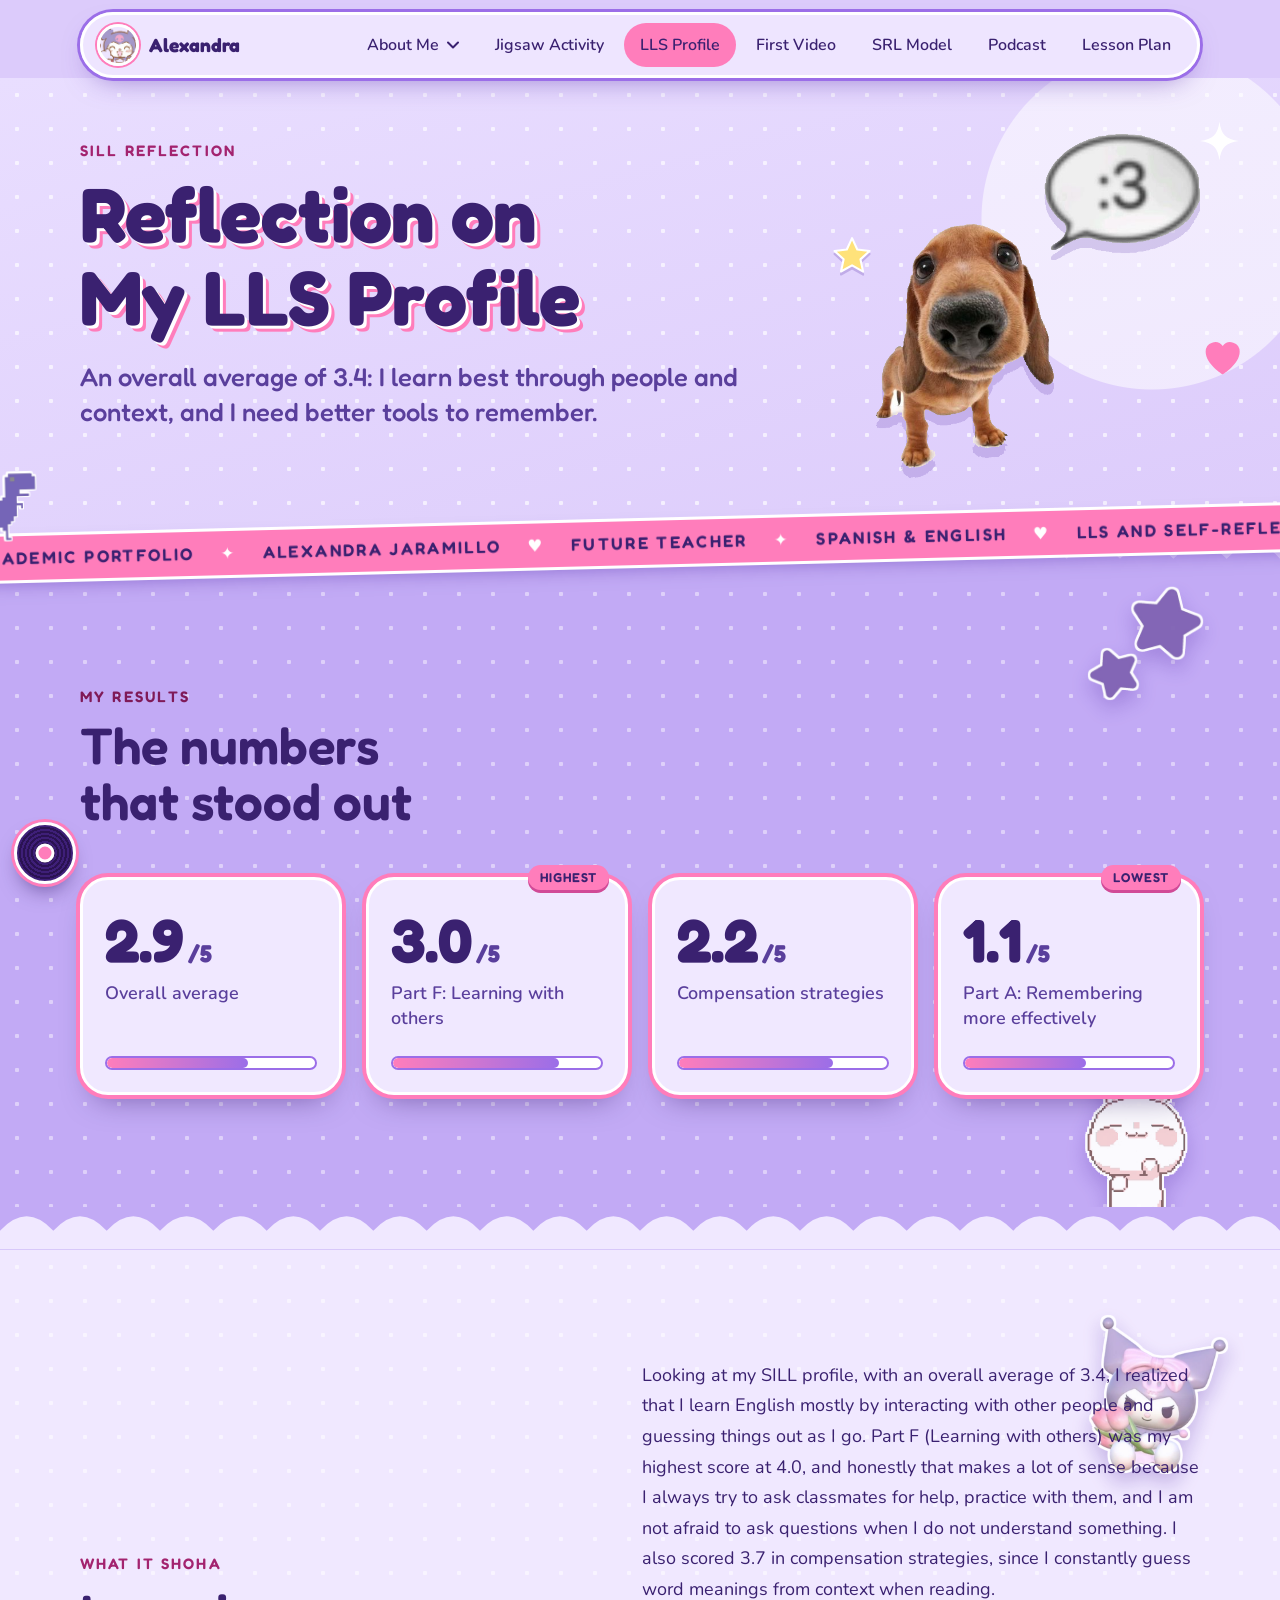
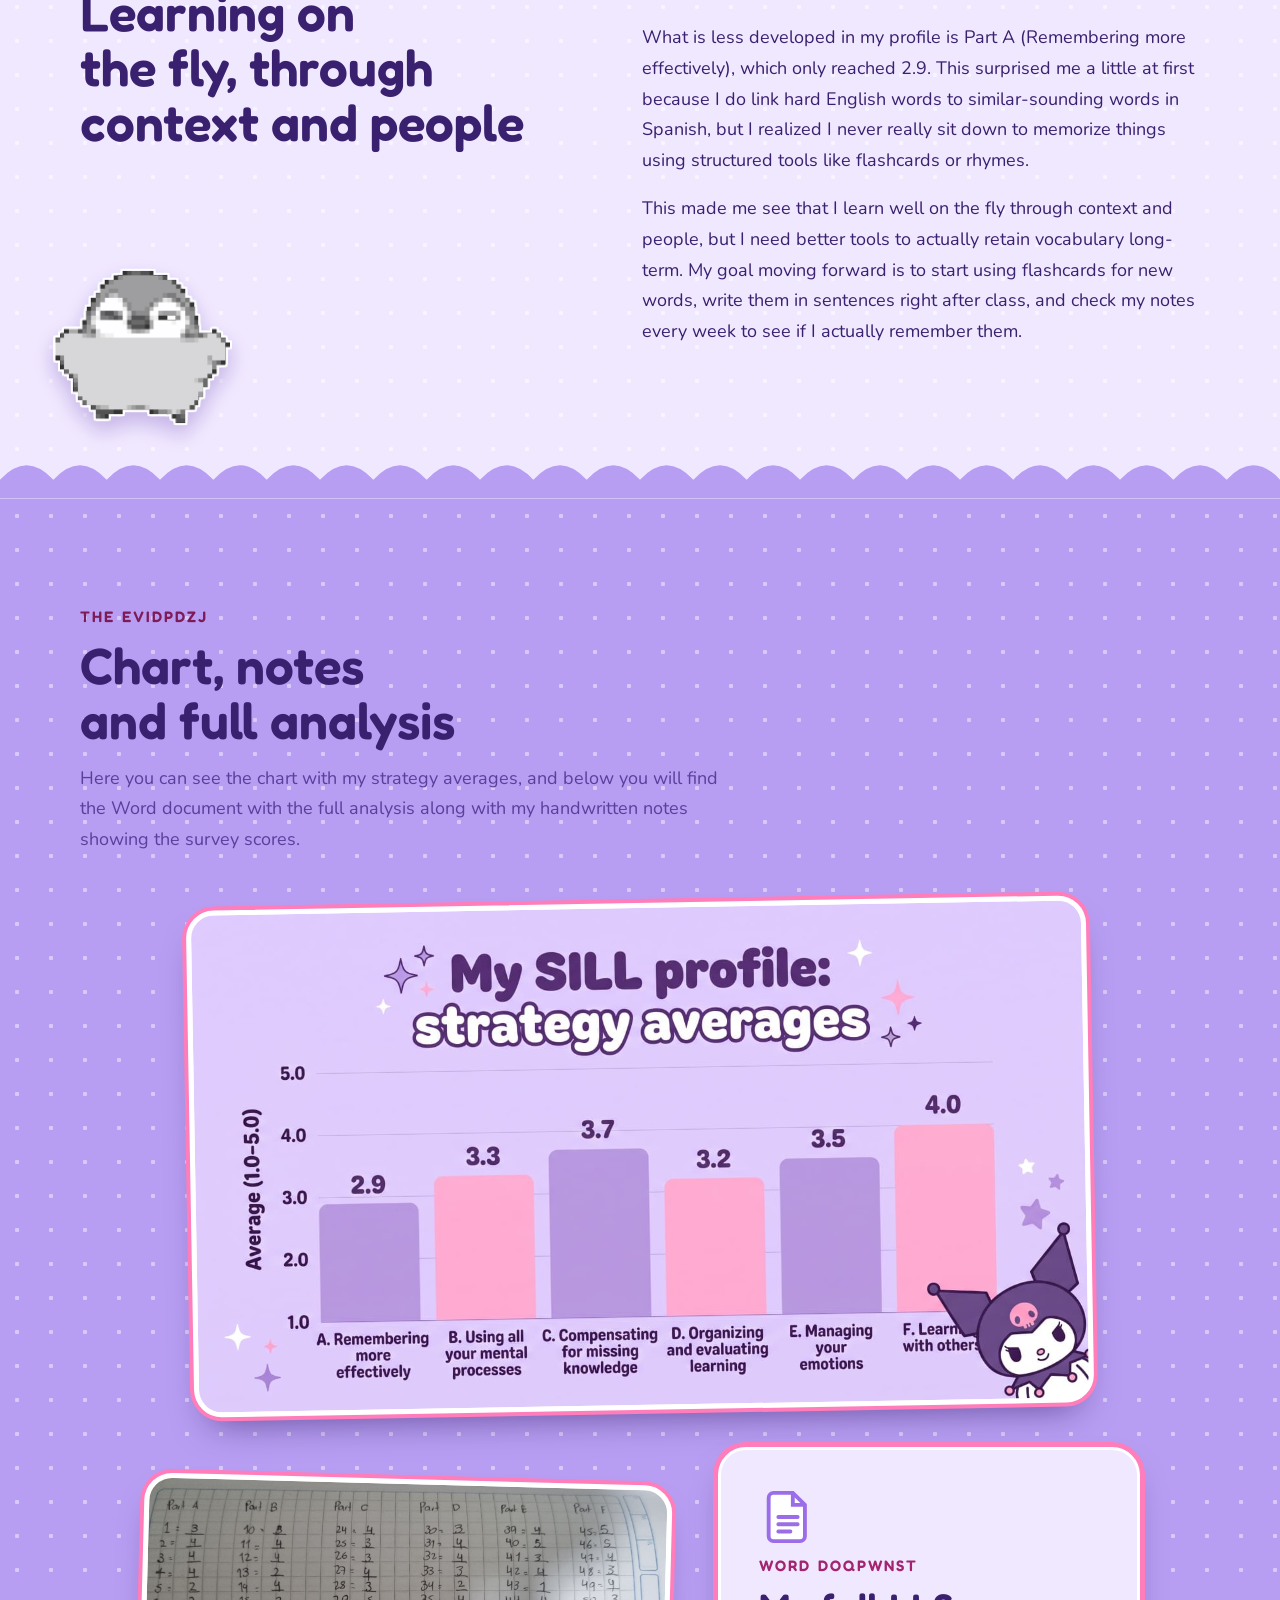
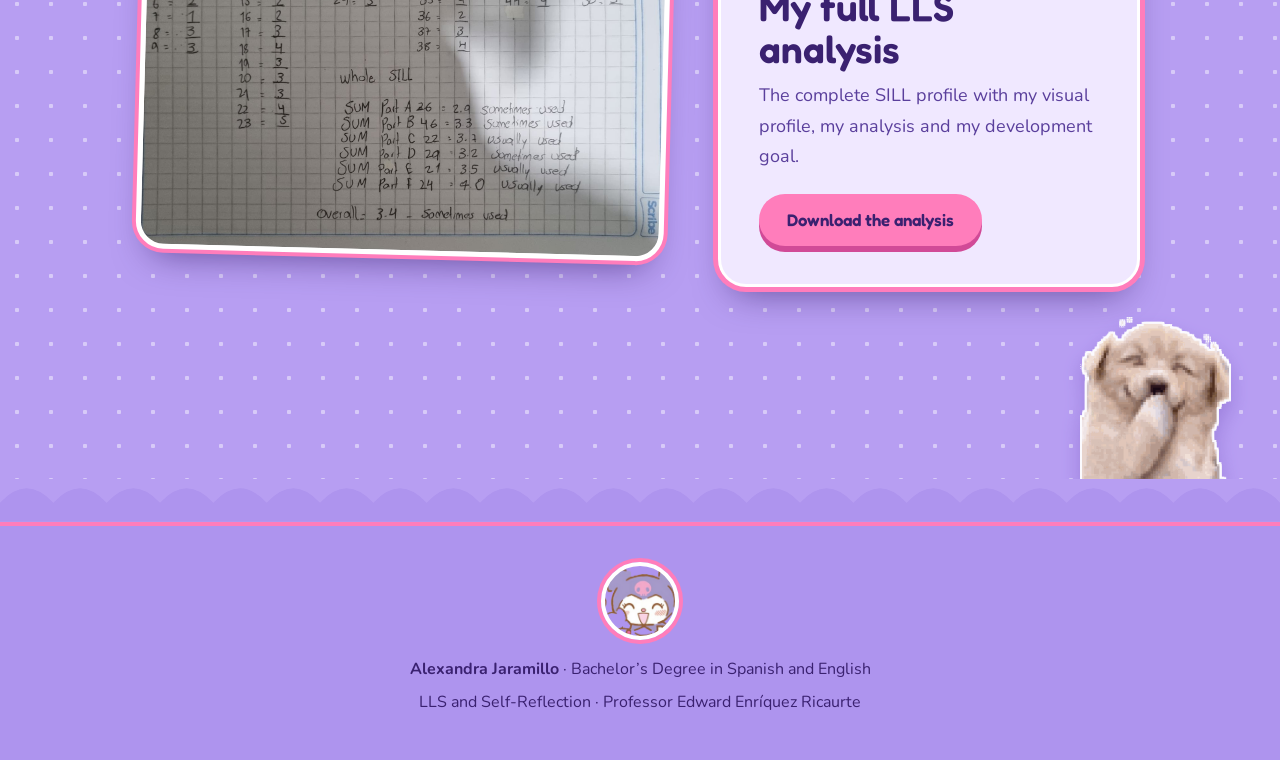
<file: profile.html>
<!doctype html>
<html lang="en">
<head>
  <meta charset="utf-8">
  <meta name="viewport" content="width=device-width, initial-scale=1">
  <title>Reflection on My LLS Profile · Alexandra Jaramillo</title>
  <meta name="description" content="Alexandra Jaramillo reflects on her SILL profile: an overall average of 3.4, with chart, handwritten notes and the full analysis.">
  <meta name="theme-color" content="#DCCBFB">
  <link rel="icon" type="image/png" sizes="32x32" href="favicon-32.png">
  <link rel="icon" type="image/png" sizes="192x192" href="favicon-192.png">
  <link rel="shortcut icon" href="favicon.ico">
  <link rel="apple-touch-icon" href="apple-touch-icon.png">
  <link rel="preconnect" href="https://fonts.googleapis.com">
  <link rel="preconnect" href="https://fonts.gstatic.com" crossorigin>
  <link href="https://fonts.googleapis.com/css2?family=Fredoka:wght@500;600;700&family=Nunito:wght@400;600;700&display=swap" rel="stylesheet">
  <link rel="stylesheet" href="styles.css">
</head>
<body>

<svg width="0" height="0" style="position:absolute" aria-hidden="true">
  <defs>
    <!-- Kuromi-style motifs: horned hood with a pink skull, bat, skull, stars, hearts, paw, note -->
    <symbol id="skull" viewBox="0 0 24 24">
      <path d="M12 2C7 2 4 5.500 4 10c0 3 1.500 4.700 3 5.800V19c0 .6.400 1 1 1h1v-2h1.500v2h3v-2H15v2h1c.6 0 1-.4 1-1v-3.200c1.500-1.100 3-2.800 3-5.800 0-4.500-3-8-8-8z" fill="currentColor"/>
      <circle cx="8.500" cy="11" r="2.200" fill="#1A0D2E"/><circle cx="15.500" cy="11" r="2.200" fill="#1A0D2E"/>
      <path d="M12 13.500 10.800 16h2.400z" fill="#1A0D2E"/>
    </symbol>
    <symbol id="bat" viewBox="0 0 120 60">
      <path d="M60 22C54 10 44 6 32 10 24 12 14 10 4 3c4 12 5 26 16 32 6-4 14-3 20 3 6-5 14-4 20 6 6-10 14-11 20-6 6-6 14-7 20-3 11-6 12-20 16-32-10 7-20 9-28 7C76 6 66 10 60 22z" fill="currentColor"/>
    </symbol>
    <symbol id="sparkle" viewBox="0 0 24 24">
      <path d="M12 0c1 8 4 11 12 12-8 1-11 4-12 12-1-8-4-11-12-12 8-1 11-4 12-12z" fill="currentColor"/>
    </symbol>
    <symbol id="heart" viewBox="0 0 24 24">
      <path d="M12 21s-9-5.500-9-12a5 5 0 0 1 9-3 5 5 0 0 1 9 3c0 6.500-9 12-9 12z" fill="currentColor"/>
    </symbol>
    <symbol id="paw" viewBox="0 0 24 24">
      <ellipse cx="6" cy="10" rx="2.400" ry="3" fill="currentColor"/>
      <ellipse cx="10.500" cy="5.500" rx="2.400" ry="3" fill="currentColor"/>
      <ellipse cx="16" cy="5.500" rx="2.400" ry="3" fill="currentColor"/>
      <ellipse cx="20" cy="10" rx="2.400" ry="3" fill="currentColor"/>
      <path d="M13 11c-3.500 0-6.500 3.500-6.500 6.200C6.500 20 9 20.500 13 20.500s6.500-.5 6.500-3.300C19.500 14.500 16.500 11 13 11z" fill="currentColor"/>
    </symbol>
    <symbol id="note" viewBox="0 0 24 24">
      <path d="M9 3v13.500A3.500 3.500 0 1 1 7 13.300V6l12-3v11.500a3.500 3.500 0 1 1-2-3.200V5.300z" fill="currentColor"/>
    </symbol>
  <symbol id="star5" viewBox="0 0 24 24">
      <path d="M12 2l3 6.500 7 .8-5.200 4.800 1.500 7L12 17.500 5.700 21l1.500-7L2 9.300l7-.8z" fill="currentColor" stroke="#fff" stroke-width="1.200" stroke-linejoin="round"/>
    </symbol>
  </defs>
</svg>

<a class="skip" href="#main">Skip to content</a>

<header class="nav">
  <a class="brand" href="index.html#top" aria-label="Alexandra Jaramillo, home">
    <span class="brand-img" aria-hidden="true"></span>
    <span>Alexandra</span>
  </a>
  <button class="nav-burger" type="button" aria-expanded="false" aria-controls="main-nav" aria-label="Open menu"><span></span><span></span><span></span></button>
  <nav id="main-nav" aria-label="Main">
    <div class="dd">
      <button class="dd-btn" type="button" aria-expanded="false" aria-controls="dd-about">About Me
        <svg viewBox="0 0 12 8" aria-hidden="true"><path d="M1 1.500 6 6.500l5-5" fill="none" stroke="currentColor" stroke-width="2" stroke-linecap="round" stroke-linejoin="round"/></svg>
      </button>
      <ul class="dd-menu" id="dd-about">
        <li><a href="index.html#about">About me</a></li>
        <li><a href="index.html#music">Music</a></li>
        <li><a href="index.html#pets">My kids</a></li>
        <li><a href="index.html#teacher">Future teacher</a></li>
      </ul>
    </div>
    <a class="nav-link" href="jigsaw.html"><span class="nl-long">Jigsaw Activity</span><span class="nl-short">Jigsaw</span></a>
    <a class="nav-link is-current" href="profile.html" aria-current="page"><span class="nl-long">LLS Profile</span><span class="nl-short">Profile</span></a>
    <a class="nav-link" href="video.html"><span class="nl-long">First Video</span><span class="nl-short">Video</span></a>
    <a class="nav-link" href="srl.html"><span class="nl-long">SRL Model</span><span class="nl-short">SRL</span></a>
    <a class="nav-link" href="podcast.html"><span class="nl-long">Podcast</span><span class="nl-short">Podcast</span></a>
    <a class="nav-link" href="lesson.html"><span class="nl-long">Lesson Plan</span><span class="nl-short">Plan</span></a>
  </nav>
</header>

<main id="main">

  <section class="page-hero">
    <div class="wrap page-hero-grid">
      <div>
        <p class="eyebrow enter" style="--d:0ms">SILL Reflection</p>
        <h1 class="enter" style="--d:90ms">Reflection on My LLS Profile</h1>
        <p class="hero-sub enter" style="--d:180ms">An overall average of 3.4: I learn best through people and context, and I need better tools to remember.</p>
      </div>
      <div class="page-art enter" style="--d:200ms">
        <img class="page-dance" src="images/dachshund-sticker.png" alt="" aria-hidden="true">
        <svg class="art spark s1" aria-hidden="true"><use href="#sparkle"/></svg>
        <svg class="art starf st1" aria-hidden="true"><use href="#star5"/></svg>
        <svg class="art heart h1" aria-hidden="true"><use href="#heart"/></svg>
      </div>
    </div>
  </section>

  <div class="ribbon" aria-hidden="true"><div class="ribbon-track"><span>ACADEMIC PORTFOLIO</span><i>✦</i><span>ALEXANDRA JARAMILLO</span><i>♥</i><span>FUTURE TEACHER</span><i>✦</i><span>SPANISH &amp; ENGLISH</span><i>♥</i><span>LLS AND SELF-REFLECTION</span><i>✦</i><span>ACADEMIC PORTFOLIO</span><i>✦</i><span>ALEXANDRA JARAMILLO</span><i>♥</i><span>FUTURE TEACHER</span><i>✦</i><span>SPANISH &amp; ENGLISH</span><i>♥</i><span>LLS AND SELF-REFLECTION</span><i>✦</i></div><span class="dino" aria-hidden="true"><img src="images/dino.png" alt=""></span></div>
  <div class="wave" style="--from:var(--l1);--to:var(--band)"><svg viewBox="0 0 1440 60" preserveAspectRatio="none"><path d="M0 60V34Q30 -6 60 34Q90 -6 120 34Q150 -6 180 34Q210 -6 240 34Q270 -6 300 34Q330 -6 360 34Q390 -6 420 34Q450 -6 480 34Q510 -6 540 34Q570 -6 600 34Q630 -6 660 34Q690 -6 720 34Q750 -6 780 34Q810 -6 840 34Q870 -6 900 34Q930 -6 960 34Q990 -6 1020 34Q1050 -6 1080 34Q1110 -6 1140 34Q1170 -6 1200 34Q1230 -6 1260 34Q1290 -6 1320 34Q1350 -6 1380 34Q1410 -6 1440 34L1440 60Z"/></svg></div>

  <section class="sec dark" id="numbers" style="--bg:var(--band)">
    <img class="deco gd g-stars" src="images/stars.png" alt="" aria-hidden="true">
    <img class="deco gd g-bunny" src="images/bunny.gif" alt="" aria-hidden="true">
    <div class="wrap">
      <div class="gallery-head">
        <p class="eyebrow">My Results</p>
        <h2>The numbers that stood out</h2>
      </div>
      <ul class="stats">
        <li class="stat" style="--v:3.4">
          <p class="stat-n"><span data-count="3.4">3.4</span><small>/5</small></p>
          <p class="stat-l">Overall average</p>
          <div class="meter" aria-hidden="true"><span></span></div>
        </li>
        <li class="stat" style="--v:4.0"><span class="stat-tag">Highest</span>
          <p class="stat-n"><span data-count="4.0">4.0</span><small>/5</small></p>
          <p class="stat-l">Part F: Learning with others</p>
          <div class="meter" aria-hidden="true"><span></span></div>
        </li>
        <li class="stat" style="--v:3.7">
          <p class="stat-n"><span data-count="3.7">3.7</span><small>/5</small></p>
          <p class="stat-l">Compensation strategies</p>
          <div class="meter" aria-hidden="true"><span></span></div>
        </li>
        <li class="stat" style="--v:2.9"><span class="stat-tag">Lowest</span>
          <p class="stat-n"><span data-count="2.9">2.9</span><small>/5</small></p>
          <p class="stat-l">Part A: Remembering more effectively</p>
          <div class="meter" aria-hidden="true"><span></span></div>
        </li>
      </ul>
    </div>
  </section>

  <div class="wave" style="--from:var(--band);--to:var(--l2)"><svg viewBox="0 0 1440 60" preserveAspectRatio="none"><path d="M0 60V34Q30 -6 60 34Q90 -6 120 34Q150 -6 180 34Q210 -6 240 34Q270 -6 300 34Q330 -6 360 34Q390 -6 420 34Q450 -6 480 34Q510 -6 540 34Q570 -6 600 34Q630 -6 660 34Q690 -6 720 34Q750 -6 780 34Q810 -6 840 34Q870 -6 900 34Q930 -6 960 34Q990 -6 1020 34Q1050 -6 1080 34Q1110 -6 1140 34Q1170 -6 1200 34Q1230 -6 1260 34Q1290 -6 1320 34Q1350 -6 1380 34Q1410 -6 1440 34L1440 60Z"/></svg></div>

  <section class="sec" id="reflection" style="--bg:var(--l2)">
    <img class="deco gd g-tulips" src="images/kuromi-tulips.png" alt="" aria-hidden="true">
    <img class="deco gd g-penguin" src="images/penguin.gif" alt="" aria-hidden="true">
    <div class="wrap split">
      <div>
        <p class="eyebrow">What It Shows</p>
        <h2>Learning on the fly, through context and people</h2>
      </div>
      <div class="prose">
        <p>Looking at my SILL profile, with an overall average of 3.4, I realized that I learn English mostly by interacting with other people and guessing things out as I go. Part F (Learning with others) was my highest score at 4.0, and honestly that makes a lot of sense because I always try to ask classmates for help, practice with them, and I am not afraid to ask questions when I do not understand something. I also scored 3.7 in compensation strategies, since I constantly guess word meanings from context when reading.</p>
        <p>What is less developed in my profile is Part A (Remembering more effectively), which only reached 2.9. This surprised me a little at first because I do link hard English words to similar-sounding words in Spanish, but I realized I never really sit down to memorize things using structured tools like flashcards or rhymes.</p>
        <p>This made me see that I learn well on the fly through context and people, but I need better tools to actually retain vocabulary long-term. My goal moving forward is to start using flashcards for new words, write them in sentences right after class, and check my notes every week to see if I actually remember them.</p>
      </div>
    </div>
  </section>

  <div class="wave" style="--from:var(--l2);--to:var(--band2)"><svg viewBox="0 0 1440 60" preserveAspectRatio="none"><path d="M0 60V34Q30 -6 60 34Q90 -6 120 34Q150 -6 180 34Q210 -6 240 34Q270 -6 300 34Q330 -6 360 34Q390 -6 420 34Q450 -6 480 34Q510 -6 540 34Q570 -6 600 34Q630 -6 660 34Q690 -6 720 34Q750 -6 780 34Q810 -6 840 34Q870 -6 900 34Q930 -6 960 34Q990 -6 1020 34Q1050 -6 1080 34Q1110 -6 1140 34Q1170 -6 1200 34Q1230 -6 1260 34Q1290 -6 1320 34Q1350 -6 1380 34Q1410 -6 1440 34L1440 60Z"/></svg></div>

  <section class="sec dark evidence" id="evidence" style="--bg:var(--band2)">
    <img class="deco gd g-puppy" src="images/puppy.gif" alt="" aria-hidden="true">
    <div class="wrap">
      <div class="gallery-head">
        <p class="eyebrow">The Evidence</p>
        <h2>Chart, notes and full analysis</h2>
        <p>Here you can see the chart with my strategy averages, and below you will find the Word document with the full analysis along with my handwritten notes showing the survey scores.</p>
      </div>

      <a class="shot shot-chart" href="images/lls-chart.jpeg" target="_blank" rel="noopener" aria-label="Open the chart of my strategy averages full size">
        <img src="images/lls-chart.jpeg" alt="Bar chart titled My SILL profile: strategy averages. A 2.9, B 3.3, C 3.7, D 3.2, E 3.5, F 4.0." loading="lazy">
      </a>

      <div class="evidence-row">
        <a class="shot shot-notes" href="images/lls-notes.jpg" target="_blank" rel="noopener" aria-label="Open my handwritten SILL notes full size">
          <img src="images/lls-notes.jpg" alt="Handwritten notes with the answers for each part of the SILL and the sum and average for every part, with an overall average of 3.4." loading="lazy">
        </a>

        <article class="doc-card">
          <svg class="doc-ic" viewBox="0 0 24 24" aria-hidden="true"><path d="M6 2h8l5 5v13a2 2 0 0 1-2 2H6a2 2 0 0 1-2-2V4a2 2 0 0 1 2-2z" fill="#fff" stroke="currentColor" stroke-width="1.6"/><path d="M14 2v5h5" fill="none" stroke="currentColor" stroke-width="1.6"/><path d="M8 12h8M8 15h8M8 18h5" stroke="currentColor" stroke-width="1.6" stroke-linecap="round"/></svg>
          <p class="eyebrow">Word document</p>
          <h3>My full LLS analysis</h3>
          <p>The complete SILL profile with my visual profile, my analysis and my development goal.</p>
          <a class="btn" href="files/LLS-Alexandra.docx" download>Download the analysis</a>
        </article>
      </div>
    </div>
  </section>

  <div class="wave" style="--from:var(--band2);--to:var(--foot)"><svg viewBox="0 0 1440 60" preserveAspectRatio="none"><path d="M0 60V34Q30 -6 60 34Q90 -6 120 34Q150 -6 180 34Q210 -6 240 34Q270 -6 300 34Q330 -6 360 34Q390 -6 420 34Q450 -6 480 34Q510 -6 540 34Q570 -6 600 34Q630 -6 660 34Q690 -6 720 34Q750 -6 780 34Q810 -6 840 34Q870 -6 900 34Q930 -6 960 34Q990 -6 1020 34Q1050 -6 1080 34Q1110 -6 1140 34Q1170 -6 1200 34Q1230 -6 1260 34Q1290 -6 1320 34Q1350 -6 1380 34Q1410 -6 1440 34L1440 60Z"/></svg></div>
</main>

<footer class="footer">
  <div class="wrap foot">
    <span class="foot-img" aria-hidden="true"></span>
    <p><strong>Alexandra Jaramillo</strong> · Bachelor’s Degree in Spanish and English</p>
    <p>LLS and Self-Reflection · Professor Edward Enríquez Ricaurte</p>
  </div>
</footer>

<script src="script.js"></script>
<script src="fun.js"></script>
<script src="music.js"></script>
</body>
</html>
</file>
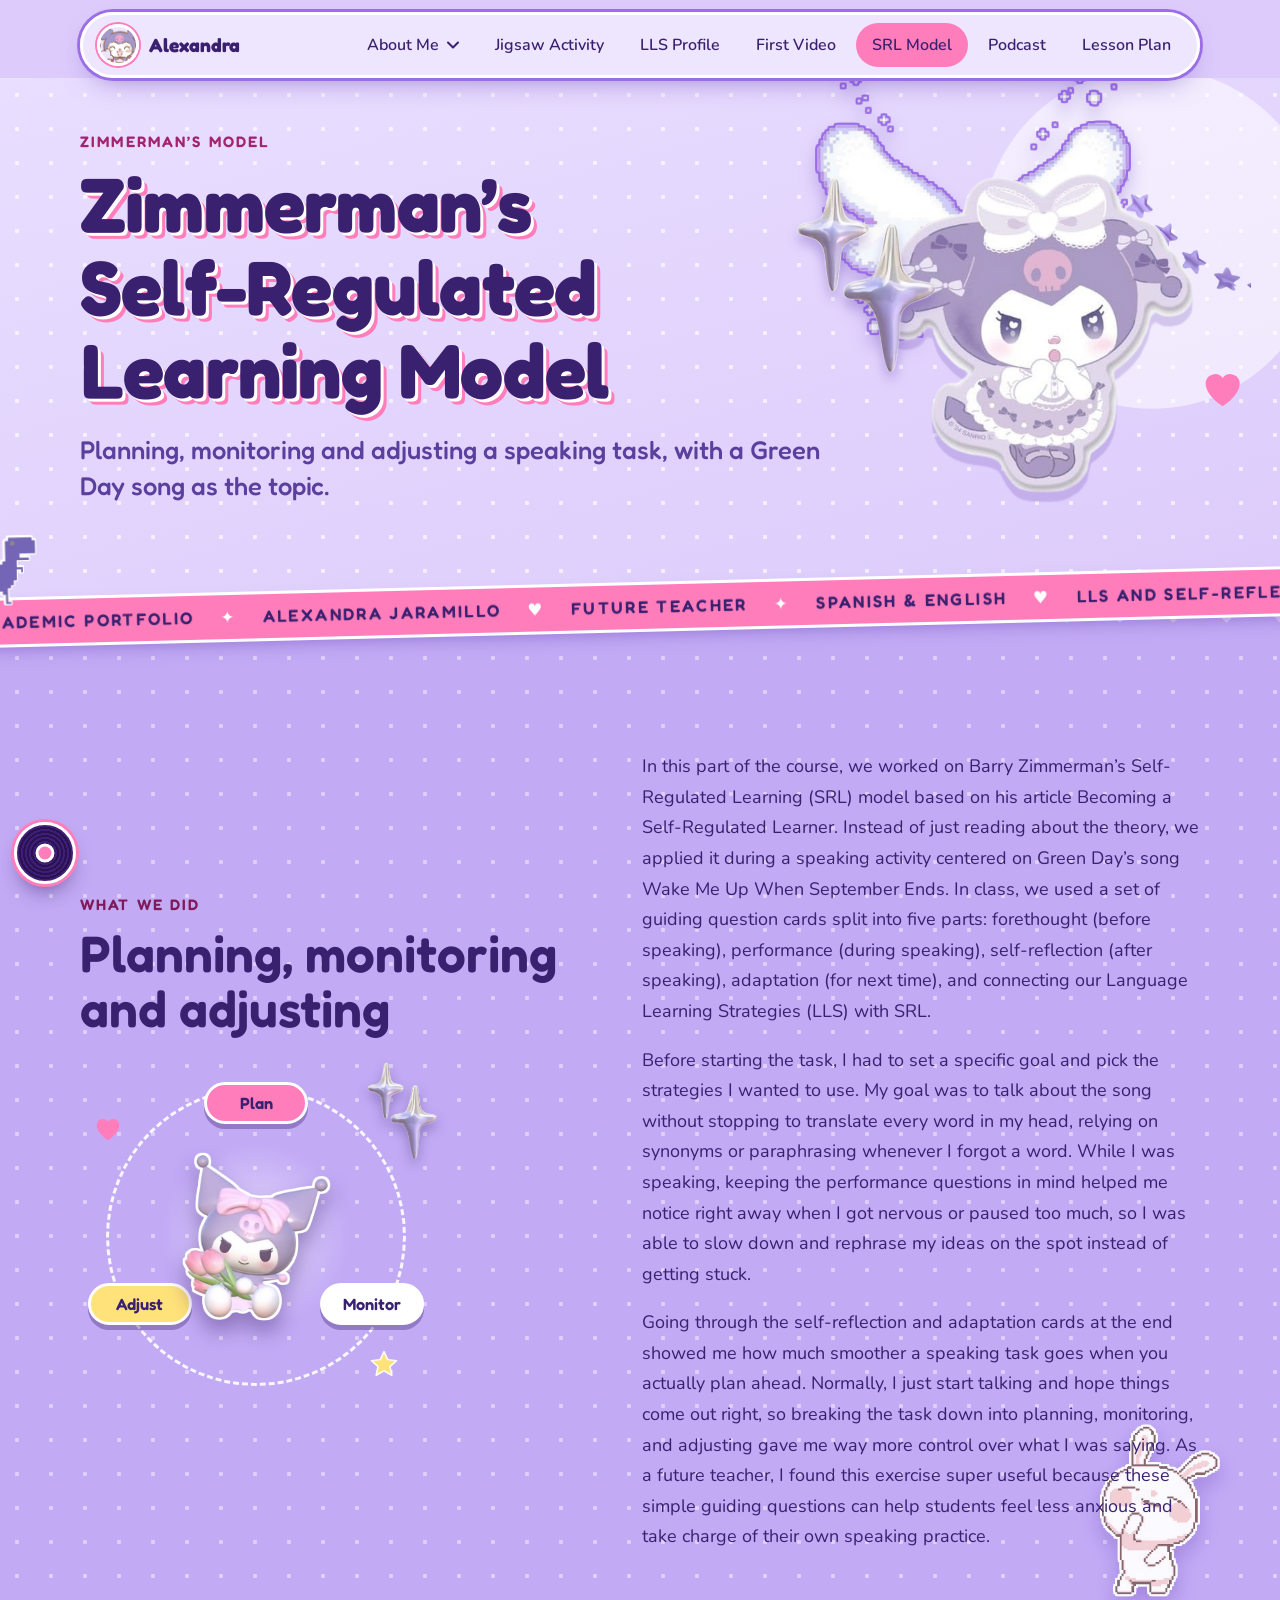
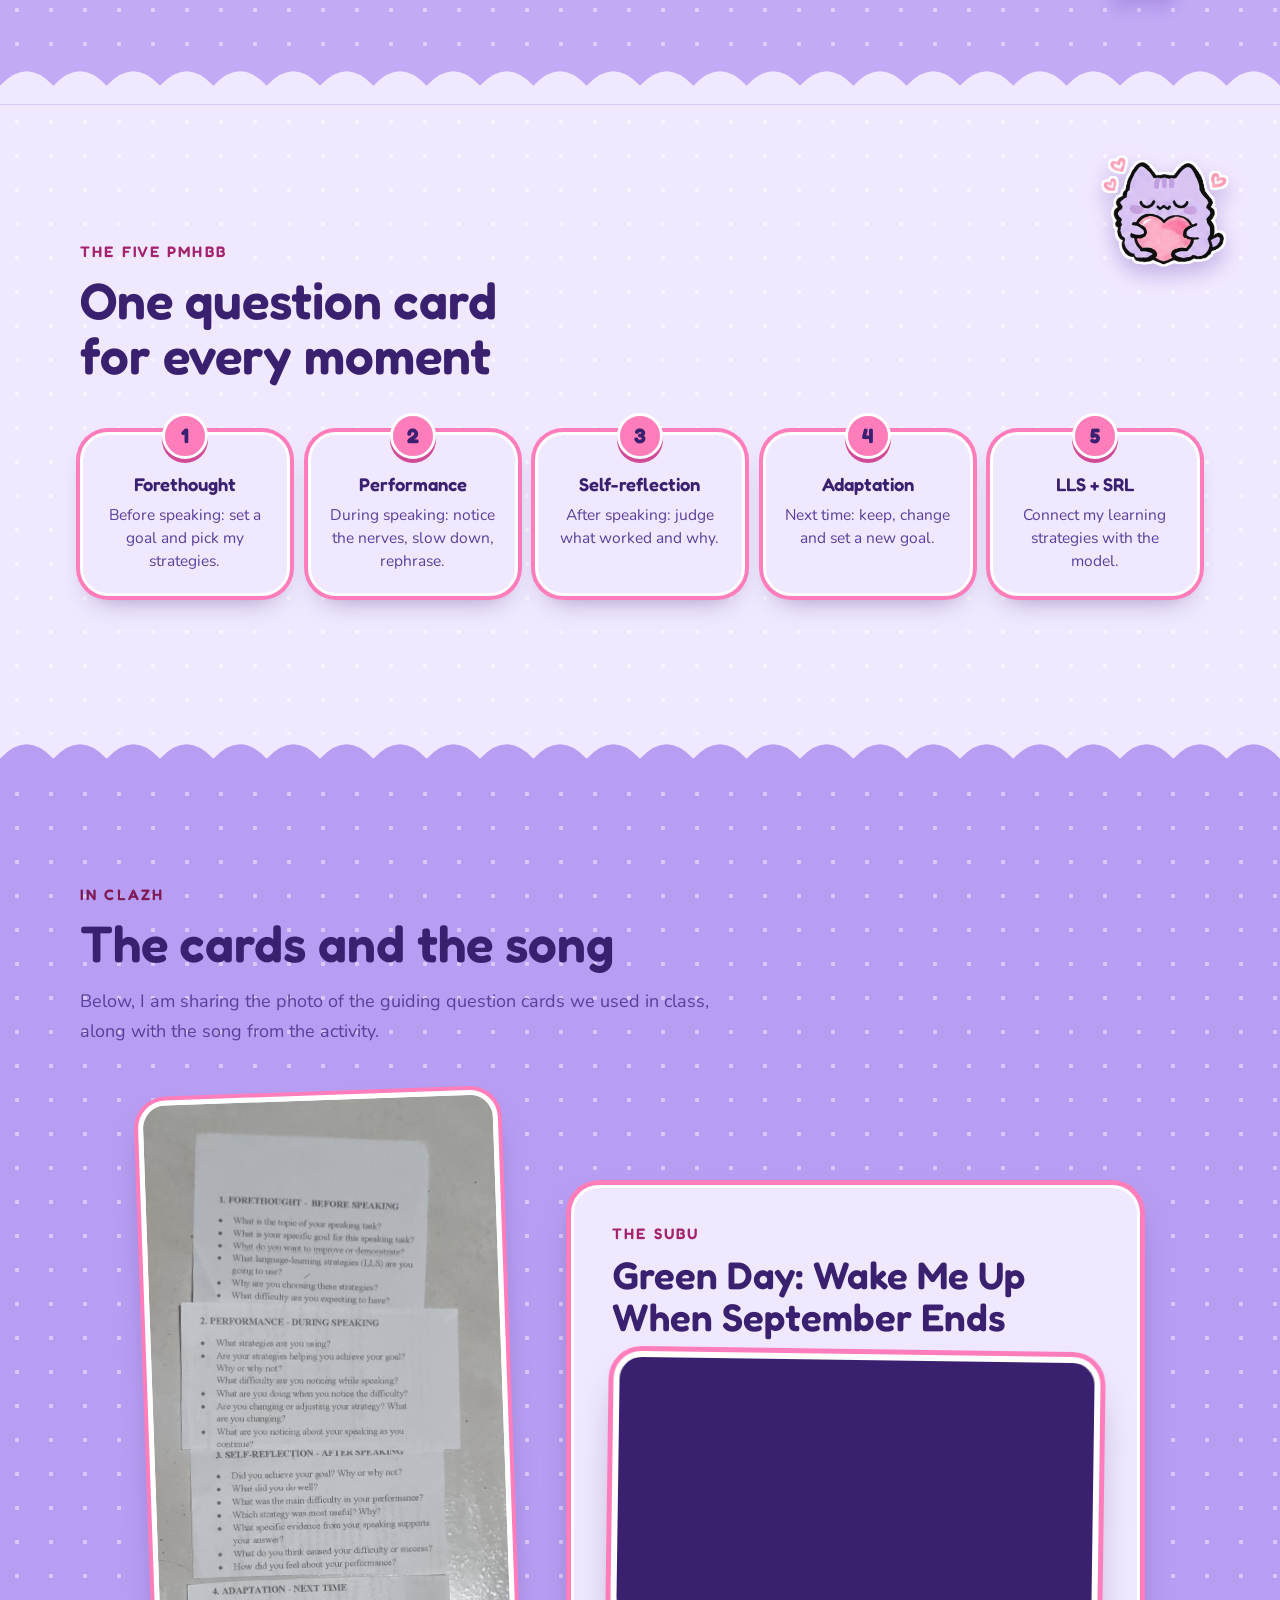
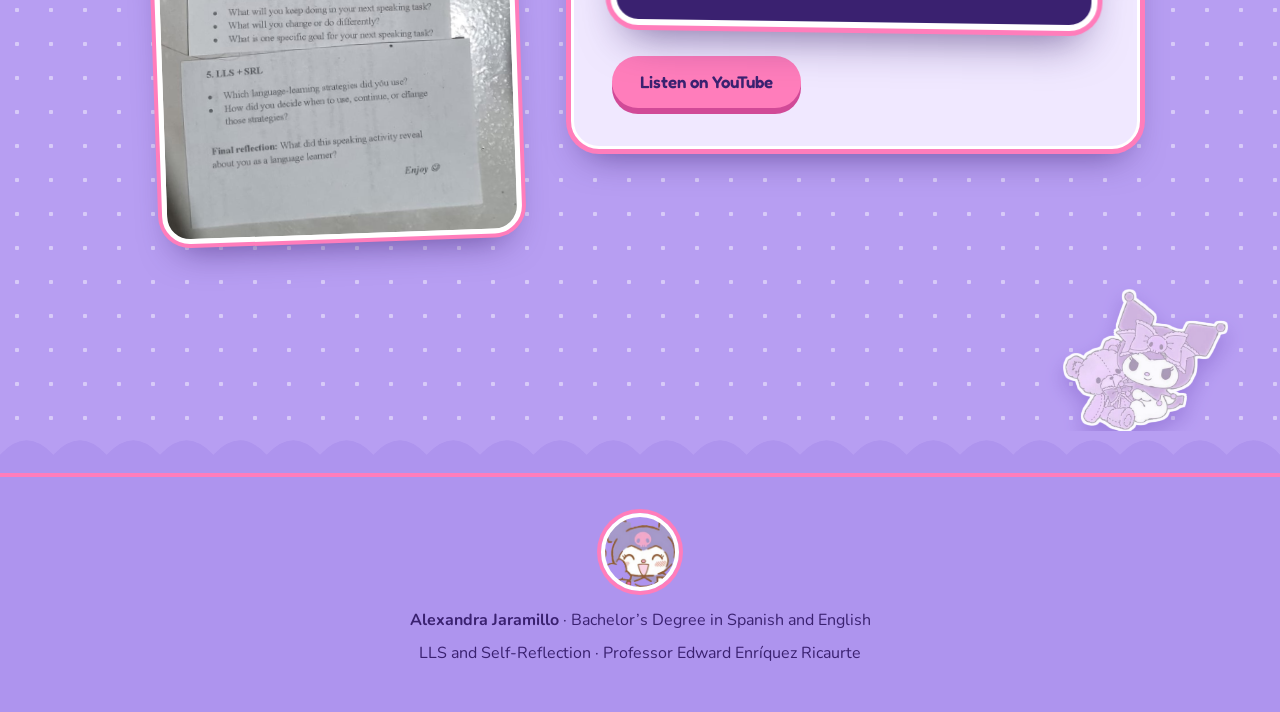
<file: srl.html>
<!doctype html>
<html lang="en">
<head>
  <meta charset="utf-8">
  <meta name="viewport" content="width=device-width, initial-scale=1">
  <title>Zimmerman’s Self-Regulated Learning Model · Alexandra Jaramillo</title>
  <meta name="description" content="Alexandra Jaramillo applies Barry Zimmerman's Self-Regulated Learning model in a speaking activity based on Green Day's Wake Me Up When September Ends.">
  <meta name="theme-color" content="#DCCBFB">
  <link rel="icon" type="image/png" sizes="32x32" href="favicon-32.png">
  <link rel="icon" type="image/png" sizes="192x192" href="favicon-192.png">
  <link rel="shortcut icon" href="favicon.ico">
  <link rel="apple-touch-icon" href="apple-touch-icon.png">
  <link rel="preconnect" href="https://fonts.googleapis.com">
  <link rel="preconnect" href="https://fonts.gstatic.com" crossorigin>
  <link href="https://fonts.googleapis.com/css2?family=Fredoka:wght@500;600;700&family=Nunito:wght@400;600;700&display=swap" rel="stylesheet">
  <link rel="stylesheet" href="styles.css">
</head>
<body>

<svg width="0" height="0" style="position:absolute" aria-hidden="true">
  <defs>
    <!-- Kuromi-style motifs: horned hood with a pink skull, bat, skull, stars, hearts, paw, note -->
    <symbol id="skull" viewBox="0 0 24 24">
      <path d="M12 2C7 2 4 5.500 4 10c0 3 1.500 4.700 3 5.800V19c0 .6.400 1 1 1h1v-2h1.500v2h3v-2H15v2h1c.6 0 1-.4 1-1v-3.200c1.500-1.100 3-2.800 3-5.800 0-4.500-3-8-8-8z" fill="currentColor"/>
      <circle cx="8.500" cy="11" r="2.200" fill="#1A0D2E"/><circle cx="15.500" cy="11" r="2.200" fill="#1A0D2E"/>
      <path d="M12 13.500 10.800 16h2.400z" fill="#1A0D2E"/>
    </symbol>
    <symbol id="bat" viewBox="0 0 120 60">
      <path d="M60 22C54 10 44 6 32 10 24 12 14 10 4 3c4 12 5 26 16 32 6-4 14-3 20 3 6-5 14-4 20 6 6-10 14-11 20-6 6-6 14-7 20-3 11-6 12-20 16-32-10 7-20 9-28 7C76 6 66 10 60 22z" fill="currentColor"/>
    </symbol>
    <symbol id="sparkle" viewBox="0 0 24 24">
      <path d="M12 0c1 8 4 11 12 12-8 1-11 4-12 12-1-8-4-11-12-12 8-1 11-4 12-12z" fill="currentColor"/>
    </symbol>
    <symbol id="heart" viewBox="0 0 24 24">
      <path d="M12 21s-9-5.500-9-12a5 5 0 0 1 9-3 5 5 0 0 1 9 3c0 6.500-9 12-9 12z" fill="currentColor"/>
    </symbol>
    <symbol id="paw" viewBox="0 0 24 24">
      <ellipse cx="6" cy="10" rx="2.400" ry="3" fill="currentColor"/>
      <ellipse cx="10.500" cy="5.500" rx="2.400" ry="3" fill="currentColor"/>
      <ellipse cx="16" cy="5.500" rx="2.400" ry="3" fill="currentColor"/>
      <ellipse cx="20" cy="10" rx="2.400" ry="3" fill="currentColor"/>
      <path d="M13 11c-3.500 0-6.500 3.500-6.500 6.200C6.500 20 9 20.500 13 20.500s6.500-.5 6.500-3.300C19.500 14.500 16.500 11 13 11z" fill="currentColor"/>
    </symbol>
    <symbol id="note" viewBox="0 0 24 24">
      <path d="M9 3v13.500A3.500 3.500 0 1 1 7 13.300V6l12-3v11.500a3.500 3.500 0 1 1-2-3.200V5.300z" fill="currentColor"/>
    </symbol>
  <symbol id="star5" viewBox="0 0 24 24">
      <path d="M12 2l3 6.500 7 .8-5.200 4.800 1.500 7L12 17.500 5.700 21l1.500-7L2 9.300l7-.8z" fill="currentColor" stroke="#fff" stroke-width="1.200" stroke-linejoin="round"/>
    </symbol>
  </defs>
</svg>

<a class="skip" href="#main">Skip to content</a>

<header class="nav">
  <a class="brand" href="index.html#top" aria-label="Alexandra Jaramillo, home">
    <span class="brand-img" aria-hidden="true"></span>
    <span>Alexandra</span>
  </a>
  <button class="nav-burger" type="button" aria-expanded="false" aria-controls="main-nav" aria-label="Open menu"><span></span><span></span><span></span></button>
  <nav id="main-nav" aria-label="Main">
    <div class="dd">
      <button class="dd-btn" type="button" aria-expanded="false" aria-controls="dd-about">About Me
        <svg viewBox="0 0 12 8" aria-hidden="true"><path d="M1 1.500 6 6.500l5-5" fill="none" stroke="currentColor" stroke-width="2" stroke-linecap="round" stroke-linejoin="round"/></svg>
      </button>
      <ul class="dd-menu" id="dd-about">
        <li><a href="index.html#about">About me</a></li>
        <li><a href="index.html#music">Music</a></li>
        <li><a href="index.html#pets">My kids</a></li>
        <li><a href="index.html#teacher">Future teacher</a></li>
      </ul>
    </div>
    <a class="nav-link" href="jigsaw.html"><span class="nl-long">Jigsaw Activity</span><span class="nl-short">Jigsaw</span></a>
    <a class="nav-link" href="profile.html"><span class="nl-long">LLS Profile</span><span class="nl-short">Profile</span></a>
    <a class="nav-link" href="video.html"><span class="nl-long">First Video</span><span class="nl-short">Video</span></a>
    <a class="nav-link is-current" href="srl.html" aria-current="page"><span class="nl-long">SRL Model</span><span class="nl-short">SRL</span></a>
    <a class="nav-link" href="podcast.html"><span class="nl-long">Podcast</span><span class="nl-short">Podcast</span></a>
    <a class="nav-link" href="lesson.html"><span class="nl-long">Lesson Plan</span><span class="nl-short">Plan</span></a>
  </nav>
</header>

<main id="main">

  <section class="page-hero">
    <img class="garland" src="images/star-chain.png" alt="" aria-hidden="true">
    <div class="wrap page-hero-grid">
      <div>
        <p class="eyebrow enter" style="--d:0ms">Zimmerman’s Model</p>
        <h1 class="enter" style="--d:90ms">Zimmerman’s Self-Regulated Learning Model</h1>
        <p class="hero-sub enter" style="--d:180ms">Planning, monitoring and adjusting a speaking task, with a Green Day song as the topic.</p>
      </div>
      <div class="page-art enter" style="--d:200ms">
        <img class="wings-back" src="images/wings.png" alt="" aria-hidden="true">
        <img class="page-dance sway" src="images/kuromi-bow.png" alt="" aria-hidden="true">
        <img class="sparkles3d" src="images/sparkles3d.png" alt="" aria-hidden="true">
        <svg class="art heart h1" aria-hidden="true"><use href="#heart"/></svg>
      </div>
    </div>
  </section>

  <div class="ribbon" aria-hidden="true"><div class="ribbon-track"><span>ACADEMIC PORTFOLIO</span><i>✦</i><span>ALEXANDRA JARAMILLO</span><i>♥</i><span>FUTURE TEACHER</span><i>✦</i><span>SPANISH &amp; ENGLISH</span><i>♥</i><span>LLS AND SELF-REFLECTION</span><i>✦</i><span>ACADEMIC PORTFOLIO</span><i>✦</i><span>ALEXANDRA JARAMILLO</span><i>♥</i><span>FUTURE TEACHER</span><i>✦</i><span>SPANISH &amp; ENGLISH</span><i>♥</i><span>LLS AND SELF-REFLECTION</span><i>✦</i></div><span class="dino" aria-hidden="true"><img src="images/dino.png" alt=""></span></div>
  <div class="wave" style="--from:var(--l1);--to:var(--band)"><svg viewBox="0 0 1440 60" preserveAspectRatio="none"><path d="M0 60V34Q30 -6 60 34Q90 -6 120 34Q150 -6 180 34Q210 -6 240 34Q270 -6 300 34Q330 -6 360 34Q390 -6 420 34Q450 -6 480 34Q510 -6 540 34Q570 -6 600 34Q630 -6 660 34Q690 -6 720 34Q750 -6 780 34Q810 -6 840 34Q870 -6 900 34Q930 -6 960 34Q990 -6 1020 34Q1050 -6 1080 34Q1110 -6 1140 34Q1170 -6 1200 34Q1230 -6 1260 34Q1290 -6 1320 34Q1350 -6 1380 34Q1410 -6 1440 34L1440 60Z"/></svg></div>

  <section class="sec dark" id="model" style="--bg:var(--band)">
    <img class="deco gd g-bunny" src="images/bunny.gif" alt="" aria-hidden="true">
    <div class="wrap split">
      <div>
        <p class="eyebrow">What We Did</p>
        <h2>Planning, monitoring and adjusting</h2>
        <div class="orbit" aria-hidden="true">
          <div class="orbit-ring">
            <div class="orbit-chip" style="--a:0deg"><span class="c-plan">Plan</span></div>
            <div class="orbit-chip" style="--a:120deg"><span class="c-monitor">Monitor</span></div>
            <div class="orbit-chip" style="--a:240deg"><span class="c-adjust">Adjust</span></div>
          </div>
          <img class="orbit-center" src="images/kuromi-tulips.png" alt="">
          <img class="orbit-spark o1" src="images/sparkles3d.png" alt="">
          <svg class="orbit-heart oh1"><use href="#heart"/></svg>
          <svg class="orbit-heart oh2"><use href="#star5"/></svg>
        </div>
      </div>
      <div class="prose">
        <p>In this part of the course, we worked on Barry Zimmerman’s Self-Regulated Learning (SRL) model based on his article Becoming a Self-Regulated Learner. Instead of just reading about the theory, we applied it during a speaking activity centered on Green Day’s song Wake Me Up When September Ends. In class, we used a set of guiding question cards split into five parts: forethought (before speaking), performance (during speaking), self-reflection (after speaking), adaptation (for next time), and connecting our Language Learning Strategies (LLS) with SRL.</p>
        <p>Before starting the task, I had to set a specific goal and pick the strategies I wanted to use. My goal was to talk about the song without stopping to translate every word in my head, relying on synonyms or paraphrasing whenever I forgot a word. While I was speaking, keeping the performance questions in mind helped me notice right away when I got nervous or paused too much, so I was able to slow down and rephrase my ideas on the spot instead of getting stuck.</p>
        <p>Going through the self-reflection and adaptation cards at the end showed me how much smoother a speaking task goes when you actually plan ahead. Normally, I just start talking and hope things come out right, so breaking the task down into planning, monitoring, and adjusting gave me way more control over what I was saying. As a future teacher, I found this exercise super useful because these simple guiding questions can help students feel less anxious and take charge of their own speaking practice.</p>
      </div>
    </div>
  </section>

  <div class="wave" style="--from:var(--band);--to:var(--l2)"><svg viewBox="0 0 1440 60" preserveAspectRatio="none"><path d="M0 60V34Q30 -6 60 34Q90 -6 120 34Q150 -6 180 34Q210 -6 240 34Q270 -6 300 34Q330 -6 360 34Q390 -6 420 34Q450 -6 480 34Q510 -6 540 34Q570 -6 600 34Q630 -6 660 34Q690 -6 720 34Q750 -6 780 34Q810 -6 840 34Q870 -6 900 34Q930 -6 960 34Q990 -6 1020 34Q1050 -6 1080 34Q1110 -6 1140 34Q1170 -6 1200 34Q1230 -6 1260 34Q1290 -6 1320 34Q1350 -6 1380 34Q1410 -6 1440 34L1440 60Z"/></svg></div>

  <section class="sec" id="phases" style="--bg:var(--l2)">
    <img class="deco gd g-heart-cat" src="images/cat-heart.png" alt="" aria-hidden="true">
    <div class="wrap">
      <div class="gallery-head">
        <p class="eyebrow">The Five Parts</p>
        <h2>One question card for every moment</h2>
      </div>
      <ol class="phases">
        <li class="phase"><span class="phase-n">1</span><h3>Forethought</h3><p>Before speaking: set a goal and pick my strategies.</p></li>
        <li class="phase"><span class="phase-n">2</span><h3>Performance</h3><p>During speaking: notice the nerves, slow down, rephrase.</p></li>
        <li class="phase"><span class="phase-n">3</span><h3>Self-reflection</h3><p>After speaking: judge what worked and why.</p></li>
        <li class="phase"><span class="phase-n">4</span><h3>Adaptation</h3><p>Next time: keep, change and set a new goal.</p></li>
        <li class="phase"><span class="phase-n">5</span><h3>LLS + SRL</h3><p>Connect my learning strategies with the model.</p></li>
      </ol>
    </div>
  </section>

  <div class="wave" style="--from:var(--l2);--to:var(--band2)"><svg viewBox="0 0 1440 60" preserveAspectRatio="none"><path d="M0 60V34Q30 -6 60 34Q90 -6 120 34Q150 -6 180 34Q210 -6 240 34Q270 -6 300 34Q330 -6 360 34Q390 -6 420 34Q450 -6 480 34Q510 -6 540 34Q570 -6 600 34Q630 -6 660 34Q690 -6 720 34Q750 -6 780 34Q810 -6 840 34Q870 -6 900 34Q930 -6 960 34Q990 -6 1020 34Q1050 -6 1080 34Q1110 -6 1140 34Q1170 -6 1200 34Q1230 -6 1260 34Q1290 -6 1320 34Q1350 -6 1380 34Q1410 -6 1440 34L1440 60Z"/></svg></div>

  <section class="sec dark srl-evidence" id="cards" style="--bg:var(--band2)">
    <img class="deco gd g-bear" src="images/kuromi-bear.png" alt="" aria-hidden="true">
    <div class="wrap">
      <div class="gallery-head">
        <p class="eyebrow">In Class</p>
        <h2>The cards and the song</h2>
        <p>Below, I am sharing the photo of the guiding question cards we used in class, along with the song from the activity.</p>
      </div>

      <div class="srl-grid">
        <a class="shot shot-cards" href="images/srl-cards.jpeg" target="_blank" rel="noopener" aria-label="Open the photo of the guiding question cards full size">
          <img src="images/srl-cards.jpeg" alt="Photo of the five guiding question cards: 1 Forethought, before speaking; 2 Performance, during speaking; 3 Self-reflection, after speaking; 4 Adaptation, next time; 5 LLS plus SRL, with a final reflection question." loading="lazy">
        </a>

        <article class="doc-card song-card">
          <p class="eyebrow">The song</p>
          <h3>Green Day: Wake Me Up When September Ends</h3>
          <div class="video-frame song-frame">
            <iframe src="https://www.youtube-nocookie.com/embed/NU9JoFKlaZ0" title="Green Day: Wake Me Up When September Ends" loading="lazy" allow="accelerometer; clipboard-write; encrypted-media; gyroscope; picture-in-picture; web-share" referrerpolicy="strict-origin-when-cross-origin" allowfullscreen></iframe>
          </div>
          <a class="btn" href="https://www.youtube.com/watch?v=NU9JoFKlaZ0" target="_blank" rel="noopener">Listen on YouTube</a>
        </article>
      </div>
    </div>
  </section>

  <div class="wave" style="--from:var(--band2);--to:var(--foot)"><svg viewBox="0 0 1440 60" preserveAspectRatio="none"><path d="M0 60V34Q30 -6 60 34Q90 -6 120 34Q150 -6 180 34Q210 -6 240 34Q270 -6 300 34Q330 -6 360 34Q390 -6 420 34Q450 -6 480 34Q510 -6 540 34Q570 -6 600 34Q630 -6 660 34Q690 -6 720 34Q750 -6 780 34Q810 -6 840 34Q870 -6 900 34Q930 -6 960 34Q990 -6 1020 34Q1050 -6 1080 34Q1110 -6 1140 34Q1170 -6 1200 34Q1230 -6 1260 34Q1290 -6 1320 34Q1350 -6 1380 34Q1410 -6 1440 34L1440 60Z"/></svg></div>
</main>

<footer class="footer">
  <div class="wrap foot">
    <span class="foot-img" aria-hidden="true"></span>
    <p><strong>Alexandra Jaramillo</strong> · Bachelor’s Degree in Spanish and English</p>
    <p>LLS and Self-Reflection · Professor Edward Enríquez Ricaurte</p>
  </div>
</footer>

<script src="script.js"></script>
<script src="fun.js"></script>
<script src="music.js"></script>
</body>
</html>
</file>
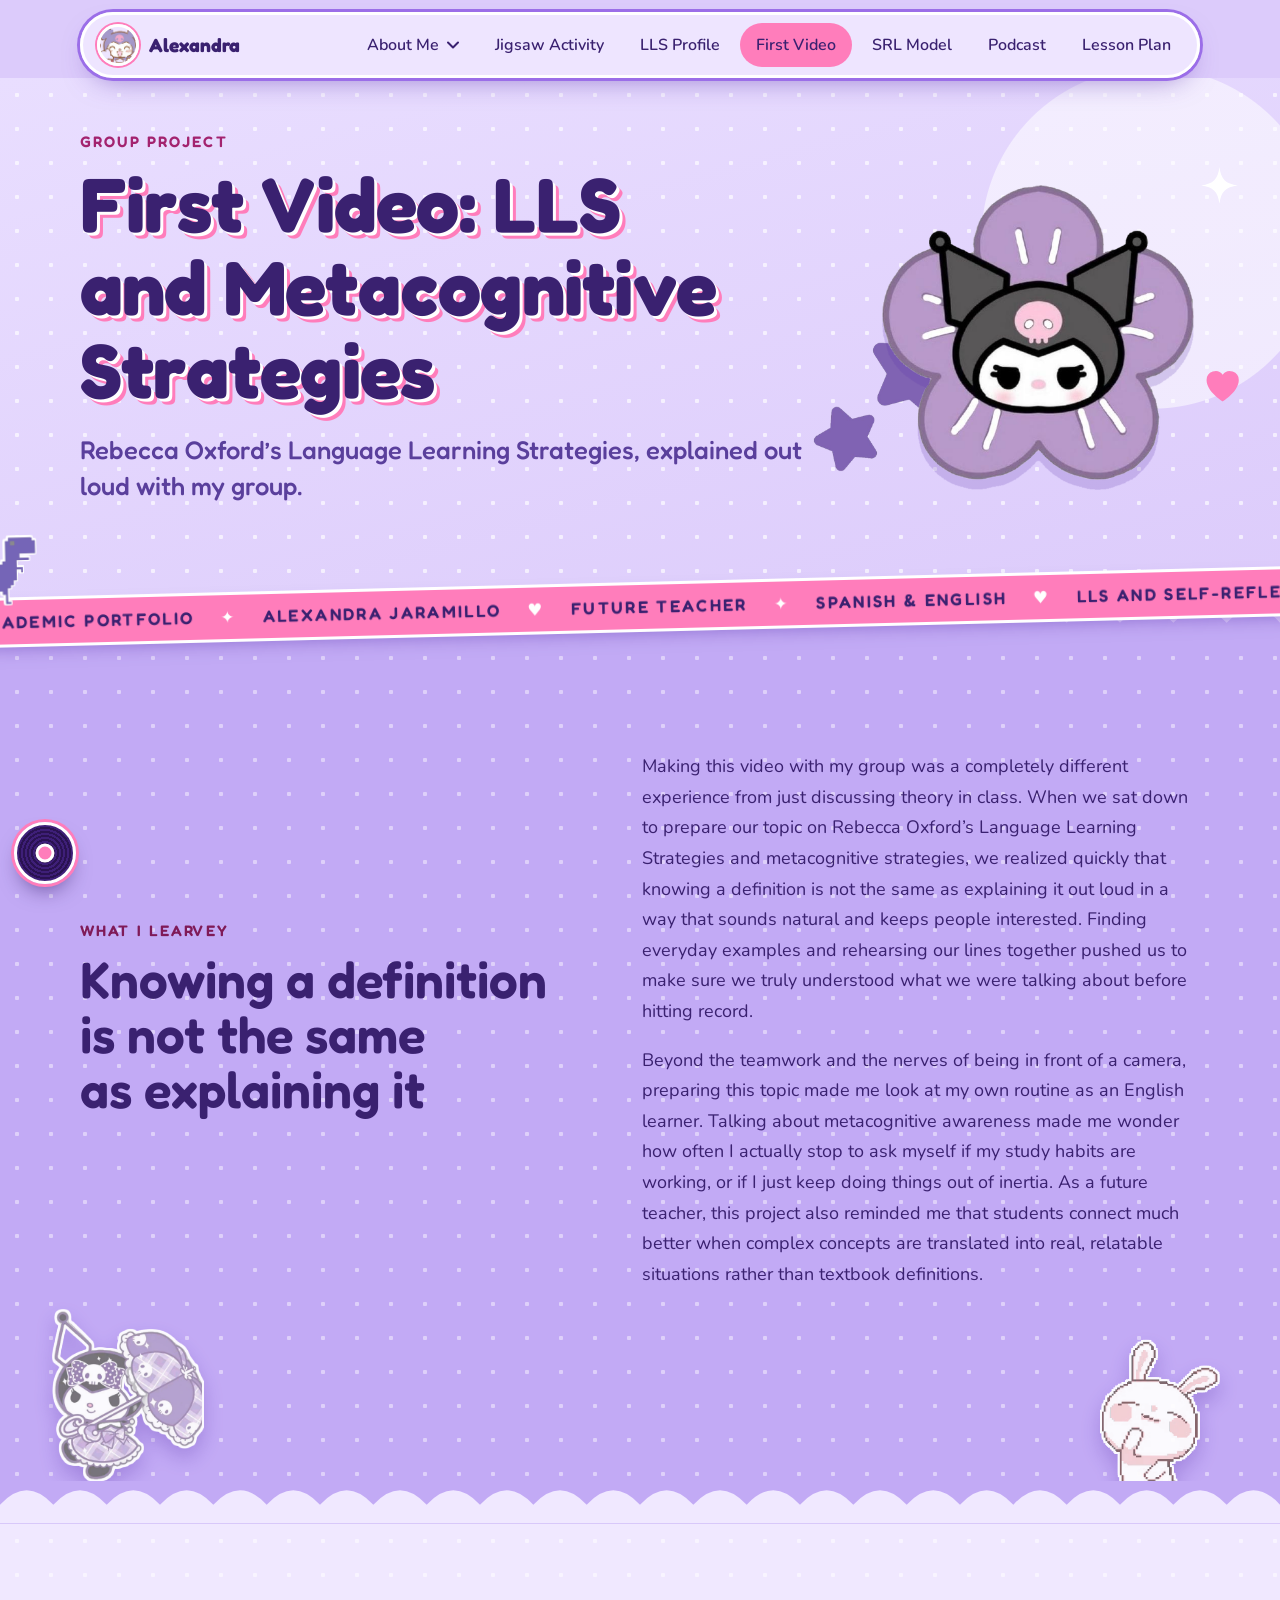
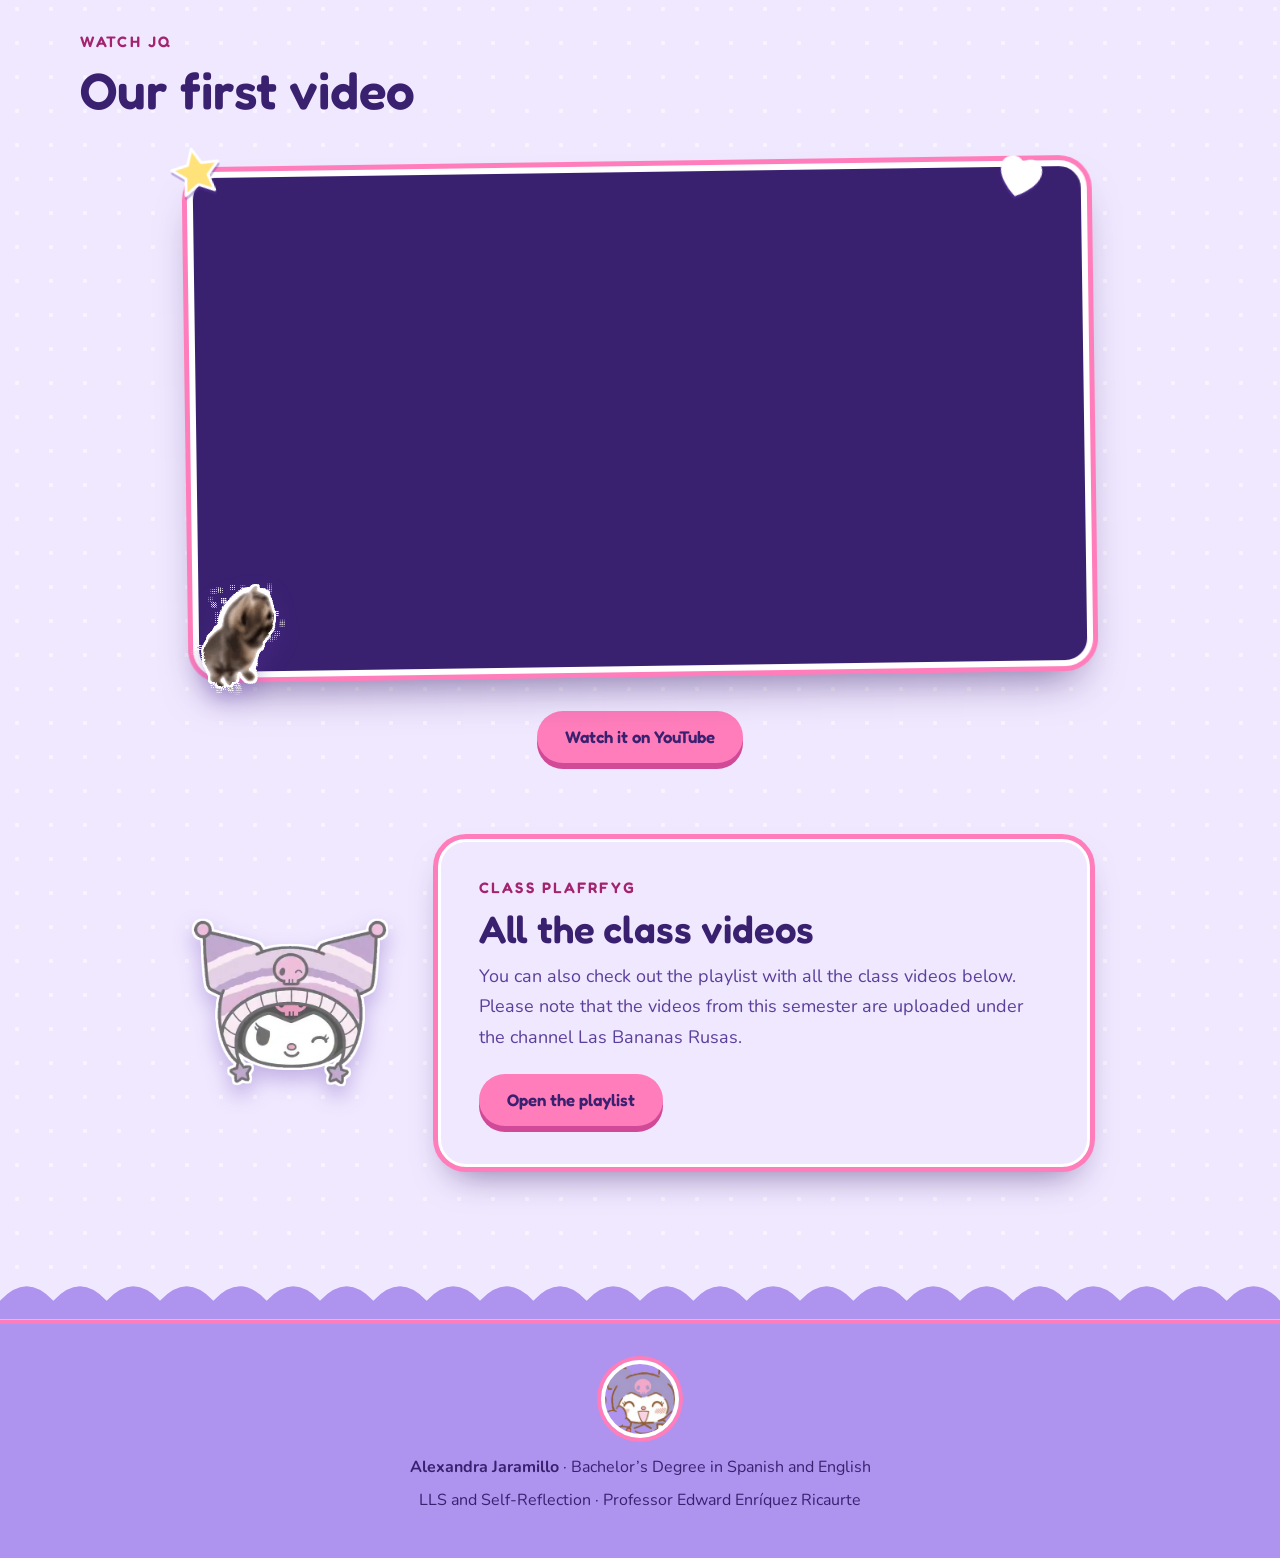
<file: video.html>
<!doctype html>
<html lang="en">
<head>
  <meta charset="utf-8">
  <meta name="viewport" content="width=device-width, initial-scale=1">
  <title>First Video: LLS and Metacognitive Strategies · Alexandra Jaramillo</title>
  <meta name="description" content="Alexandra Jaramillo reflects on making a group video about Rebecca Oxford's Language Learning Strategies and metacognitive strategies.">
  <meta name="theme-color" content="#DCCBFB">
  <link rel="icon" type="image/png" sizes="32x32" href="favicon-32.png">
  <link rel="icon" type="image/png" sizes="192x192" href="favicon-192.png">
  <link rel="shortcut icon" href="favicon.ico">
  <link rel="apple-touch-icon" href="apple-touch-icon.png">
  <link rel="preconnect" href="https://fonts.googleapis.com">
  <link rel="preconnect" href="https://fonts.gstatic.com" crossorigin>
  <link href="https://fonts.googleapis.com/css2?family=Fredoka:wght@500;600;700&family=Nunito:wght@400;600;700&display=swap" rel="stylesheet">
  <link rel="stylesheet" href="styles.css">
</head>
<body>

<svg width="0" height="0" style="position:absolute" aria-hidden="true">
  <defs>
    <!-- Kuromi-style motifs: horned hood with a pink skull, bat, skull, stars, hearts, paw, note -->
    <symbol id="skull" viewBox="0 0 24 24">
      <path d="M12 2C7 2 4 5.500 4 10c0 3 1.500 4.700 3 5.800V19c0 .6.400 1 1 1h1v-2h1.500v2h3v-2H15v2h1c.6 0 1-.4 1-1v-3.200c1.500-1.100 3-2.800 3-5.800 0-4.500-3-8-8-8z" fill="currentColor"/>
      <circle cx="8.500" cy="11" r="2.200" fill="#1A0D2E"/><circle cx="15.500" cy="11" r="2.200" fill="#1A0D2E"/>
      <path d="M12 13.500 10.800 16h2.400z" fill="#1A0D2E"/>
    </symbol>
    <symbol id="bat" viewBox="0 0 120 60">
      <path d="M60 22C54 10 44 6 32 10 24 12 14 10 4 3c4 12 5 26 16 32 6-4 14-3 20 3 6-5 14-4 20 6 6-10 14-11 20-6 6-6 14-7 20-3 11-6 12-20 16-32-10 7-20 9-28 7C76 6 66 10 60 22z" fill="currentColor"/>
    </symbol>
    <symbol id="sparkle" viewBox="0 0 24 24">
      <path d="M12 0c1 8 4 11 12 12-8 1-11 4-12 12-1-8-4-11-12-12 8-1 11-4 12-12z" fill="currentColor"/>
    </symbol>
    <symbol id="heart" viewBox="0 0 24 24">
      <path d="M12 21s-9-5.500-9-12a5 5 0 0 1 9-3 5 5 0 0 1 9 3c0 6.500-9 12-9 12z" fill="currentColor"/>
    </symbol>
    <symbol id="paw" viewBox="0 0 24 24">
      <ellipse cx="6" cy="10" rx="2.400" ry="3" fill="currentColor"/>
      <ellipse cx="10.500" cy="5.500" rx="2.400" ry="3" fill="currentColor"/>
      <ellipse cx="16" cy="5.500" rx="2.400" ry="3" fill="currentColor"/>
      <ellipse cx="20" cy="10" rx="2.400" ry="3" fill="currentColor"/>
      <path d="M13 11c-3.500 0-6.500 3.500-6.500 6.200C6.500 20 9 20.500 13 20.500s6.500-.5 6.500-3.300C19.500 14.500 16.500 11 13 11z" fill="currentColor"/>
    </symbol>
    <symbol id="note" viewBox="0 0 24 24">
      <path d="M9 3v13.500A3.500 3.500 0 1 1 7 13.300V6l12-3v11.500a3.500 3.500 0 1 1-2-3.200V5.300z" fill="currentColor"/>
    </symbol>
  <symbol id="star5" viewBox="0 0 24 24">
      <path d="M12 2l3 6.500 7 .8-5.200 4.800 1.500 7L12 17.500 5.700 21l1.500-7L2 9.300l7-.8z" fill="currentColor" stroke="#fff" stroke-width="1.200" stroke-linejoin="round"/>
    </symbol>
  </defs>
</svg>

<a class="skip" href="#main">Skip to content</a>

<header class="nav">
  <a class="brand" href="index.html#top" aria-label="Alexandra Jaramillo, home">
    <span class="brand-img" aria-hidden="true"></span>
    <span>Alexandra</span>
  </a>
  <button class="nav-burger" type="button" aria-expanded="false" aria-controls="main-nav" aria-label="Open menu"><span></span><span></span><span></span></button>
  <nav id="main-nav" aria-label="Main">
    <div class="dd">
      <button class="dd-btn" type="button" aria-expanded="false" aria-controls="dd-about">About Me
        <svg viewBox="0 0 12 8" aria-hidden="true"><path d="M1 1.500 6 6.500l5-5" fill="none" stroke="currentColor" stroke-width="2" stroke-linecap="round" stroke-linejoin="round"/></svg>
      </button>
      <ul class="dd-menu" id="dd-about">
        <li><a href="index.html#about">About me</a></li>
        <li><a href="index.html#music">Music</a></li>
        <li><a href="index.html#pets">My kids</a></li>
        <li><a href="index.html#teacher">Future teacher</a></li>
      </ul>
    </div>
    <a class="nav-link" href="jigsaw.html"><span class="nl-long">Jigsaw Activity</span><span class="nl-short">Jigsaw</span></a>
    <a class="nav-link" href="profile.html"><span class="nl-long">LLS Profile</span><span class="nl-short">Profile</span></a>
    <a class="nav-link is-current" href="video.html" aria-current="page"><span class="nl-long">First Video</span><span class="nl-short">Video</span></a>
    <a class="nav-link" href="srl.html"><span class="nl-long">SRL Model</span><span class="nl-short">SRL</span></a>
    <a class="nav-link" href="podcast.html"><span class="nl-long">Podcast</span><span class="nl-short">Podcast</span></a>
    <a class="nav-link" href="lesson.html"><span class="nl-long">Lesson Plan</span><span class="nl-short">Plan</span></a>
  </nav>
</header>

<main id="main">

  <section class="page-hero">
    <div class="wrap page-hero-grid">
      <div>
        <p class="eyebrow enter" style="--d:0ms">Group Project</p>
        <h1 class="enter" style="--d:90ms">First Video: LLS and Metacognitive Strategies</h1>
        <p class="hero-sub enter" style="--d:180ms">Rebecca Oxford’s Language Learning Strategies, explained out loud with my group.</p>
      </div>
      <div class="page-art enter" style="--d:200ms">
        <img class="page-dance sway" src="images/kuromi-flower.png" alt="" aria-hidden="true">
        <img class="stars-hero" src="images/stars.png" alt="" aria-hidden="true">
        <svg class="art spark s1" aria-hidden="true"><use href="#sparkle"/></svg>
        <svg class="art heart h1" aria-hidden="true"><use href="#heart"/></svg>
      </div>
    </div>
  </section>

  <div class="ribbon" aria-hidden="true"><div class="ribbon-track"><span>ACADEMIC PORTFOLIO</span><i>✦</i><span>ALEXANDRA JARAMILLO</span><i>♥</i><span>FUTURE TEACHER</span><i>✦</i><span>SPANISH &amp; ENGLISH</span><i>♥</i><span>LLS AND SELF-REFLECTION</span><i>✦</i><span>ACADEMIC PORTFOLIO</span><i>✦</i><span>ALEXANDRA JARAMILLO</span><i>♥</i><span>FUTURE TEACHER</span><i>✦</i><span>SPANISH &amp; ENGLISH</span><i>♥</i><span>LLS AND SELF-REFLECTION</span><i>✦</i></div><span class="dino" aria-hidden="true"><img src="images/dino.png" alt=""></span></div>
  <div class="wave" style="--from:var(--l1);--to:var(--band)"><svg viewBox="0 0 1440 60" preserveAspectRatio="none"><path d="M0 60V34Q30 -6 60 34Q90 -6 120 34Q150 -6 180 34Q210 -6 240 34Q270 -6 300 34Q330 -6 360 34Q390 -6 420 34Q450 -6 480 34Q510 -6 540 34Q570 -6 600 34Q630 -6 660 34Q690 -6 720 34Q750 -6 780 34Q810 -6 840 34Q870 -6 900 34Q930 -6 960 34Q990 -6 1020 34Q1050 -6 1080 34Q1110 -6 1140 34Q1170 -6 1200 34Q1230 -6 1260 34Q1290 -6 1320 34Q1350 -6 1380 34Q1410 -6 1440 34L1440 60Z"/></svg></div>

  <section class="sec dark" id="story" style="--bg:var(--band)">
    <img class="deco gd g-umbrella" src="images/kuromi-umbrella.png" alt="" aria-hidden="true">
    <img class="deco gd g-bunny" src="images/bunny.gif" alt="" aria-hidden="true">
    <div class="wrap split">
      <div>
        <p class="eyebrow">What I Learned</p>
        <h2>Knowing a definition is not the same as explaining it</h2>
      </div>
      <div class="prose">
        <p>Making this video with my group was a completely different experience from just discussing theory in class. When we sat down to prepare our topic on Rebecca Oxford’s Language Learning Strategies and metacognitive strategies, we realized quickly that knowing a definition is not the same as explaining it out loud in a way that sounds natural and keeps people interested. Finding everyday examples and rehearsing our lines together pushed us to make sure we truly understood what we were talking about before hitting record.</p>
        <p>Beyond the teamwork and the nerves of being in front of a camera, preparing this topic made me look at my own routine as an English learner. Talking about metacognitive awareness made me wonder how often I actually stop to ask myself if my study habits are working, or if I just keep doing things out of inertia. As a future teacher, this project also reminded me that students connect much better when complex concepts are translated into real, relatable situations rather than textbook definitions.</p>
      </div>
    </div>
  </section>

  <div class="wave" style="--from:var(--band);--to:var(--l2)"><svg viewBox="0 0 1440 60" preserveAspectRatio="none"><path d="M0 60V34Q30 -6 60 34Q90 -6 120 34Q150 -6 180 34Q210 -6 240 34Q270 -6 300 34Q330 -6 360 34Q390 -6 420 34Q450 -6 480 34Q510 -6 540 34Q570 -6 600 34Q630 -6 660 34Q690 -6 720 34Q750 -6 780 34Q810 -6 840 34Q870 -6 900 34Q930 -6 960 34Q990 -6 1020 34Q1050 -6 1080 34Q1110 -6 1140 34Q1170 -6 1200 34Q1230 -6 1260 34Q1290 -6 1320 34Q1350 -6 1380 34Q1410 -6 1440 34L1440 60Z"/></svg></div>

  <section class="sec video" id="watch" style="--bg:var(--l2)">
    <div class="wrap">
      <div class="gallery-head">
        <p class="eyebrow">Watch It</p>
        <h2>Our first video</h2>
      </div>

      <div class="video-stage">
        <div class="video-frame">
          <iframe src="https://www.youtube-nocookie.com/embed/eWABlpCGS30" title="First Video: LLS and Metacognitive Strategies" loading="lazy" allow="accelerometer; clipboard-write; encrypted-media; gyroscope; picture-in-picture; web-share" referrerpolicy="strict-origin-when-cross-origin" allowfullscreen></iframe>
        </div>
        <img class="gd g-kitten" src="images/kitten.gif" alt="" aria-hidden="true">
        <svg class="pc c1" aria-hidden="true"><use href="#star5"/></svg>
        <svg class="pc c2" aria-hidden="true"><use href="#heart"/></svg>
      </div>
      <div class="video-actions">
        <a class="btn" href="https://youtu.be/eWABlpCGS30" target="_blank" rel="noopener">Watch it on YouTube</a>
      </div>

      <div class="playlist-row">
        <img class="beanie" src="images/kuromi-beanie.png" alt="" aria-hidden="true">
        <article class="doc-card playlist-card">
          <p class="eyebrow">Class playlist</p>
          <h3>All the class videos</h3>
          <p>You can also check out the playlist with all the class videos below. Please note that the videos from this semester are uploaded under the channel Las Bananas Rusas.</p>
          <a class="btn" href="https://www.youtube.com/playlist?list=PL87Oz8knRHXtdlTYzeFoch6Pg93MN34oe" target="_blank" rel="noopener">Open the playlist</a>
        </article>
      </div>
    </div>
  </section>

  <div class="wave" style="--from:var(--l2);--to:var(--foot)"><svg viewBox="0 0 1440 60" preserveAspectRatio="none"><path d="M0 60V34Q30 -6 60 34Q90 -6 120 34Q150 -6 180 34Q210 -6 240 34Q270 -6 300 34Q330 -6 360 34Q390 -6 420 34Q450 -6 480 34Q510 -6 540 34Q570 -6 600 34Q630 -6 660 34Q690 -6 720 34Q750 -6 780 34Q810 -6 840 34Q870 -6 900 34Q930 -6 960 34Q990 -6 1020 34Q1050 -6 1080 34Q1110 -6 1140 34Q1170 -6 1200 34Q1230 -6 1260 34Q1290 -6 1320 34Q1350 -6 1380 34Q1410 -6 1440 34L1440 60Z"/></svg></div>
</main>

<footer class="footer">
  <div class="wrap foot">
    <span class="foot-img" aria-hidden="true"></span>
    <p><strong>Alexandra Jaramillo</strong> · Bachelor’s Degree in Spanish and English</p>
    <p>LLS and Self-Reflection · Professor Edward Enríquez Ricaurte</p>
  </div>
</footer>

<script src="script.js"></script>
<script src="fun.js"></script>
<script src="music.js"></script>
</body>
</html>
</file>
<file: styles.css>
:root{
  /* Lilac palette (matches the Kuromi art): lilacs, rich purple band, pink + yellow accents */
  --l1:#DCCBFB;
  --l2:#F0E8FF;
  --l3:#C9B0F6;
  --band:#C2AAF5;
  --band2:#B79EF2;
  --foot:#AE94EE;
  --ink:#3A2170;
  --ink-soft:#5A3F9C;
  --eyebrow:#A3236F;
  --hot:#FF7DBB;
  --hot-deep:#D14A97;
  --hot-soft:#FFC6E2;
  --star:#FFE27A;
  --purple:#9B6EE8;
  --white:#fff;
  --r:28px;
  --shadow:0 14px 32px -14px rgba(90,50,170,.6);
  --font-head:"Fredoka","Trebuchet MS",system-ui,sans-serif;
  --font-body:"Nunito",system-ui,sans-serif;
  --ease:cubic-bezier(.2,.8,.2,1);
}
*{box-sizing:border-box}
html{scroll-behavior:smooth;scroll-padding-top:84px}
body{margin:0;background:var(--l1);color:var(--ink);font:400 1.125rem/1.7 var(--font-body);-webkit-font-smoothing:antialiased}
img,svg{display:block;max-width:100%}
a{color:inherit}
.wrap{width:min(1120px,100% - 48px);margin-inline:auto}

/* Skip link + focus */
.skip{position:absolute;left:16px;top:-60px;background:var(--hot);color:var(--ink);padding:10px 16px;border-radius:999px;z-index:300;transition:top .2s;font-weight:700}
.skip:focus{top:12px}
:focus-visible{outline:3px solid var(--hot-deep);outline-offset:3px;border-radius:8px}

/* Type */
h1,h2,h3{font-family:var(--font-head);line-height:1.08;margin:0;color:var(--ink)}
h1{font-size:clamp(3.2rem,8vw,6.4rem);font-weight:700;letter-spacing:-.01em}
h2{font-size:clamp(2rem,4.2vw,3.2rem);font-weight:600;text-wrap:balance}
h3{font-size:clamp(1.8rem,3vw,2.4rem);font-weight:600}
.eyebrow{font:600 .95rem/1 var(--font-head);letter-spacing:.14em;text-transform:uppercase;color:var(--eyebrow);margin:0 0 14px}
.prose p{margin:0 0 1em}
.prose p:last-child{margin-bottom:0}
.hero h1,.page-hero h1{text-shadow:3px 3px 0 #fff,6px 6px 0 var(--hot)}

/* Rich-purple bands */
.dark{color:var(--ink)}
.dark h2{color:var(--ink)}
.dark .eyebrow{color:#7F1A58}

/* Nav */
.nav{position:sticky;top:12px;z-index:150;width:min(1120px,100% - 24px);margin:12px auto 0;display:flex;align-items:center;justify-content:space-between;gap:16px;padding:8px 10px 8px 14px;background:rgba(240,232,255,.9);backdrop-filter:blur(12px);-webkit-backdrop-filter:blur(12px);border:3px solid #fff;border-radius:999px;box-shadow:0 0 0 3px var(--purple),0 12px 28px -12px rgba(90,50,170,.6)}
.brand{display:flex;align-items:center;gap:10px;text-decoration:none;font:700 1.2rem var(--font-head);color:var(--ink)}
.brand-img{width:42px;height:42px;border-radius:50%;border:3px solid #fff;box-shadow:0 0 0 2px var(--hot);background:url(images/kuromi-wave.png) 48% 55%/150% no-repeat;transition:transform .3s var(--ease)}
.brand:hover .brand-img{transform:rotate(-8deg) scale(1.1)}
.nav nav{display:flex;align-items:center;gap:4px}
.nav-link,.dd-btn{display:inline-flex;align-items:center;gap:8px;min-height:44px;text-decoration:none;font:600 1rem var(--font-body);color:var(--ink);background:none;border:0;cursor:pointer;padding:0 16px;border-radius:999px;transition:background .2s,transform .2s var(--ease)}
.nav-link:hover,.dd-btn:hover,.dd.open .dd-btn{background:var(--l3);transform:translateY(-1px)}
.nav-link.is-current{background:var(--hot);color:var(--ink)}
.dd{position:relative}
.dd-btn svg{width:12px;height:8px;transition:transform .2s var(--ease)}
.dd.open .dd-btn svg{transform:rotate(180deg)}
.dd-menu{list-style:none;margin:0;padding:8px;position:absolute;right:0;top:calc(100% + 14px);min-width:210px;background:var(--l2);border:3px solid #fff;border-radius:22px;box-shadow:0 0 0 3px var(--purple),0 16px 32px -12px rgba(90,50,170,.6);opacity:0;visibility:hidden;transform:translateY(-6px);transition:opacity .18s,transform .18s var(--ease),visibility .18s}
.dd-menu::before{content:"";position:absolute;left:0;right:0;top:-16px;height:16px}
.dd.open .dd-menu{opacity:1;visibility:visible;transform:none}
@media (hover:hover){.dd:hover .dd-menu{opacity:1;visibility:visible;transform:none}.dd:hover .dd-btn{background:var(--l3)}}
.dd-menu a{display:block;text-decoration:none;color:var(--ink);font-weight:600;padding:11px 16px;border-radius:14px;transition:background .2s,transform .2s var(--ease)}
.dd-menu a:hover{background:var(--l3);transform:translateX(2px)}

/* Buttons */
.btn{display:inline-flex;align-items:center;justify-content:center;gap:10px;min-height:52px;padding:0 28px;font:600 1.05rem var(--font-head);text-decoration:none;color:var(--ink);background:var(--hot);border:0;border-radius:999px;box-shadow:0 6px 0 var(--hot-deep);cursor:pointer;transition:transform .15s var(--ease),box-shadow .15s var(--ease),background .2s}
.btn:hover{transform:translateY(-2px);box-shadow:0 8px 0 var(--hot-deep)}
.btn:active{transform:translateY(4px);box-shadow:0 2px 0 var(--hot-deep)}
.btn svg{width:20px;height:20px}
.btn.spotify{background:#1DB954;color:#062b12;box-shadow:0 6px 0 #138A3E}
.btn.spotify:hover{box-shadow:0 8px 0 #138A3E}
.btn.spotify:active{box-shadow:0 2px 0 #138A3E}

/* Decorated frames (Kuromi art, Alexandra's photo) */
.kframe{position:relative;padding:12px;border-radius:34px;background:linear-gradient(135deg,#fff,#EBDFFF);box-shadow:0 0 0 4px var(--hot),0 0 0 9px #fff,0 18px 34px -14px rgba(90,50,170,.6)}
.kframe img{width:100%;height:100%;object-fit:cover;border-radius:24px}
.pframe{position:relative;margin:34px 0 14px 24px;max-width:360px;padding:18px;border-radius:40px;background:linear-gradient(140deg,#FFB9DC,#C9A8FF 60%,#B38CF5);box-shadow:0 0 0 6px #fff,0 0 0 11px var(--purple),0 20px 38px -14px rgba(90,50,170,.65);transform:rotate(-2deg);transition:transform .3s var(--ease)}
.pframe:hover{transform:rotate(0deg) translateY(-2px)}
.pframe::before{content:"";position:absolute;inset:7px;border-radius:34px;border:3px dashed rgba(255,255,255,.95);pointer-events:none}
.pframe-inner{aspect-ratio:4/5;border-radius:26px;overflow:hidden;border:5px solid #fff;background:#fff}
.pframe-inner img{width:100%;height:100%;object-fit:cover;object-position:52% 30%;transition:transform .5s var(--ease)}
.pframe:hover img{transform:scale(1.03)}
.pc{position:absolute;width:50px;height:50px;filter:drop-shadow(0 3px 0 rgba(90,50,170,.35))}
.pc.c1{left:-22px;top:-22px;color:var(--star);width:56px;height:56px;transform:rotate(-12deg)}
.pc.c2{right:-20px;top:-18px;color:#fff;transform:rotate(14deg)}
.pc.c3{left:-18px;bottom:-18px;color:#fff;transform:rotate(-10deg)}
.pc.c4{right:-22px;bottom:-22px;color:var(--star);width:56px;height:56px;transform:rotate(12deg)}
.pc.c5{right:34%;top:-24px;color:var(--hot);width:42px;height:42px}

/* Hero */
.hero{min-height:calc(100svh - 70px);display:flex;align-items:center;padding:48px 0 80px;position:relative;overflow:hidden;background:
  radial-gradient(circle at 88% 22%,rgba(255,255,255,.55) 0 200px,transparent 201px),
  radial-gradient(circle at 8% 88%,rgba(255,125,187,.28) 0 190px,transparent 191px),
  radial-gradient(rgba(255,255,255,.65) 2px,transparent 2.5px) 0 0/34px 34px,
  linear-gradient(165deg,#E9DEFF,var(--l1))}
.hero-grid{display:grid;grid-template-columns:1.1fr .9fr;align-items:center;gap:48px}
.hero-sub{font:500 clamp(1.2rem,2vw,1.6rem)/1.4 var(--font-head);color:var(--ink-soft);margin:20px 0 28px}
.meta{list-style:none;padding:0;margin:0 0 64px;display:grid;gap:10px}
.meta li{display:inline-flex;flex-wrap:wrap;gap:10px;align-items:center;font-weight:600;color:var(--ink)}
.meta span{background:var(--hot);color:var(--ink);font:600 .8rem var(--font-head);letter-spacing:.1em;text-transform:uppercase;padding:5px 12px;border-radius:999px}

.hero-art{position:relative;aspect-ratio:1;width:min(100%,520px);margin-inline:auto;translate:0 var(--hy,0px)}
.wave-k{position:absolute;left:4%;top:12%;width:92%;height:auto;z-index:2;cursor:pointer;filter:drop-shadow(3px 0 0 #fff) drop-shadow(-3px 0 0 #fff) drop-shadow(0 3px 0 #fff) drop-shadow(0 -3px 0 #fff) drop-shadow(0 14px 14px rgba(90,50,170,.35));animation:hello 2.6s ease-in-out infinite;transform-origin:50% 92%}
.wave-k:hover{animation:hello 1.1s ease-in-out infinite}
.art{position:absolute}
.bat{color:var(--ink)}
.c1{width:26%;height:14%;left:-6%;top:6%;animation:flap 3.4s ease-in-out infinite}
.c2{width:20%;height:11%;right:-4%;bottom:22%;color:var(--hot);animation:flap 3.4s 1.2s ease-in-out infinite}
.spark{color:#fff}
.s1{width:12%;height:12%;right:0;top:0;animation:twinkle 3s ease-in-out infinite}
.s2{width:9%;height:9%;left:0;top:44%;color:var(--hot);animation:twinkle 3s .8s ease-in-out infinite}
.s3{width:8%;height:8%;right:14%;bottom:0;animation:twinkle 3s 1.6s ease-in-out infinite}
.heart{color:var(--hot)}
.h1{width:9%;height:9%;left:10%;top:0}
.h2{width:8%;height:8%;right:-2%;top:42%;color:#fff}
.starf{color:var(--star);filter:drop-shadow(0 3px 0 rgba(90,50,170,.25))}
.st1{width:13%;height:13%;left:-3%;top:26%;animation:twinkle 3.6s ease-in-out infinite}
.st2{width:10%;height:10%;right:8%;top:76%;animation:twinkle 3.6s 1s ease-in-out infinite}
.dance{position:absolute;left:-10%;bottom:-12%;width:50%;height:auto;z-index:3;pointer-events:none;filter:drop-shadow(0 8px 0 rgba(90,50,170,.22))}
.cat-stick{position:relative;grid-column:1/-1;justify-self:end;margin:2px 4% 0 0;width:clamp(100px,11vw,140px);aspect-ratio:1;object-fit:cover;border-radius:22px;border:5px solid #fff;box-shadow:0 0 0 4px var(--hot),0 14px 24px -10px rgba(40,15,90,.6);transform:rotate(7deg);animation:wiggle2 2.4s ease-in-out infinite;background:#fff;z-index:2}

@keyframes hello{0%,100%{transform:translateX(-12px) rotate(-8deg)}50%{transform:translateX(12px) translateY(-8px) rotate(8deg)}}
@keyframes bob{50%{transform:translateY(-12px) rotate(1.5deg)}}
@keyframes hi{0%{transform:rotate(0)}20%{transform:rotate(-9deg) scale(1.06)}45%{transform:rotate(7deg) scale(1.08)}70%{transform:rotate(-4deg) scale(1.04)}100%{transform:rotate(0) scale(1)}}
@keyframes twinkle{50%{transform:scale(.6) rotate(20deg);opacity:.6}}
@keyframes flap{50%{transform:translateY(-8px) scaleY(.82)}}
@keyframes wiggle2{0%,100%{transform:rotate(8deg) translateY(0)}50%{transform:rotate(2deg) translateY(-8px)}}
@keyframes wiggle{0%,100%{transform:rotate(-8deg) translateY(0)}50%{transform:rotate(-2deg) translateY(-8px)}}

/* Entrance (once, on load) */
.enter{opacity:0;transform:translateY(18px);animation:in .7s var(--ease) forwards;animation-delay:var(--d,0ms)}
@keyframes in{to{opacity:1;transform:none}}

/* Dividers: soft scallops */
.wave{background:var(--from);line-height:0;margin-top:-1px}
.wave svg{width:100%;height:clamp(24px,3.4vw,44px);fill:var(--to)}

/* Sections */
.sec{background:var(--bg);padding:clamp(56px,9vw,110px) 0;min-height:70svh;display:flex;align-items:center;position:relative;overflow:hidden}
.sec>.wrap{width:min(1120px,100% - 48px);position:relative;z-index:1}
.split{display:grid;grid-template-columns:1fr 1.15fr;gap:clamp(28px,6vw,80px);align-items:center}
.about .split>div:first-child,.teacher .split>div:first-child{align-self:start;position:sticky;top:100px}
.sec{background-image:radial-gradient(rgba(255,255,255,.5) 2px,transparent 2.5px);background-size:34px 34px}
.dark{background-image:radial-gradient(rgba(255,255,255,.45) 2px,transparent 2.5px)}

.chips{list-style:none;padding:0;margin:28px 0 0;display:flex;flex-wrap:wrap;gap:10px}
.chips li{display:inline-flex;align-items:center;gap:8px;background:#fff;border:2px solid var(--purple);border-radius:999px;padding:8px 16px;font:600 1rem var(--font-head);color:var(--ink);transition:transform .2s var(--ease)}
.chips li:hover{transform:translateY(-2px)}
.chips svg{width:18px;height:18px;color:var(--hot-deep)}

/* Floating decorations inside sections */
.deco{position:absolute;pointer-events:none;z-index:0;opacity:.95;translate:0 var(--py,0px)}
.deco.d1{width:70px;height:70px;right:4%;top:9%;color:var(--hot);transform:rotate(14deg)}
.deco.d2{width:46px;height:46px;left:3%;bottom:8%;color:var(--star)}
.deco.d3{width:90px;height:50px;right:6%;bottom:9%;color:var(--purple)}
.deco.d4{width:54px;height:54px;left:5%;top:10%;color:#fff}
.dark .deco.d3{color:#fff}

/* Teacher: Kuromi frame */
.k-side{max-width:250px;margin-top:28px;transform:rotate(-3deg);transition:transform .3s var(--ease)}
.k-side:hover{transform:rotate(0deg) translateY(-2px)}
.k-side img{aspect-ratio:632/1124}
.k-side.k-sq{max-width:290px}
.k-side.k-sq img{aspect-ratio:1}

/* Music card */
.music .split>div:first-child .prose{margin-top:20px}
.spotify-card{position:relative;background:var(--l2);border:3px solid #fff;border-radius:var(--r);padding:clamp(28px,4vw,44px);box-shadow:0 0 0 5px var(--hot),0 18px 36px -14px rgba(40,15,90,.6);transition:transform .25s var(--ease);color:var(--ink)}
.spotify-card:hover{transform:translateY(-2px)}
.spotify-card .eyebrow{color:var(--eyebrow);padding-right:64px}
.spotify-card h3{margin:0 0 10px}
.spotify-card p:not(.eyebrow){margin:0 0 26px;color:var(--ink-soft)}
.record{position:absolute;right:-16px;top:-28px;width:84px;height:84px}
.disc{width:100%;height:100%;border-radius:50%;background:repeating-radial-gradient(circle,#3a2170 0 3px,#5a3f9c 3px 6px);border:4px solid #fff;box-shadow:var(--shadow);display:grid;place-items:center;transition:transform 1.2s var(--ease)}
.disc span{width:32%;height:32%;border-radius:50%;background:var(--hot);border:3px solid #fff}
.spotify-card:hover .disc{transform:rotate(180deg)}

/* Pets */
.pets-head{align-items:end;margin-bottom:clamp(32px,5vw,56px)}
.pet-grid{list-style:none;margin:0;padding:0;display:grid;grid-template-columns:repeat(4,1fr);gap:22px}
.pet{transition:transform .25s var(--ease)}
.pet:hover{transform:translateY(-2px)}
.pet figure{margin:0;position:relative;aspect-ratio:4/5;border-radius:var(--r);overflow:hidden;border:5px solid #fff;box-shadow:0 0 0 4px var(--hot),var(--shadow);background:var(--l2)}
.pet figure img{position:absolute;inset:0;width:100%;height:100%;object-fit:cover;transition:transform .5s var(--ease)}
.pet:hover figure img{transform:scale(1.03)}
.slot{position:absolute;inset:0;display:flex;flex-direction:column;align-items:center;justify-content:center;gap:10px;color:var(--purple);font:600 .95rem var(--font-head);background:repeating-linear-gradient(45deg,var(--l2) 0 14px,#fff 14px 28px)}
.slot svg{width:44px;height:44px}
.tag{margin:16px 0 0;text-align:center;font-size:1rem;color:var(--ink)}
.tag strong{font:600 1.15rem var(--font-head);color:var(--ink)}

/* Second page: intro + posters */
.page-hero{padding:56px 0 80px;position:relative;overflow:hidden;background:
  radial-gradient(circle at 90% 30%,rgba(255,255,255,.55) 0 170px,transparent 171px),
  radial-gradient(rgba(255,255,255,.65) 2px,transparent 2.5px) 0 0/34px 34px,
  linear-gradient(165deg,#E9DEFF,var(--l1))}
.page-hero-grid{display:grid;grid-template-columns:1.4fr .6fr;align-items:center;gap:40px}
.page-hero h1{font-size:clamp(2.6rem,6vw,4.8rem);text-wrap:balance}
.page-art{position:relative;width:min(100%,340px);margin-inline:auto}
.page-dance{width:100%;height:auto;filter:drop-shadow(0 10px 0 rgba(90,50,170,.2));transition:transform .4s var(--ease)}
.page-dance:hover{transform:scale(1.08) rotate(-4deg)}
.page-art .art.s1{right:-12%;top:-4%}
.page-art .art.st1{left:-14%;top:30%}
.page-art .art.h1{left:auto;right:-14%;top:60%;width:14%;height:14%}
.gallery-head{max-width:640px;margin-bottom:clamp(28px,4vw,48px)}
.gallery-head p:last-child{margin:14px 0 0;color:var(--ink-soft)}

/* Carousel */
.carousel{position:relative;--cw:clamp(230px,30vw,380px);--ch:clamp(360px,66svh,600px);overflow-x:clip;padding:10px 0 4px}
.track{list-style:none;margin:0;padding:0;position:relative;height:calc(var(--ch) + 40px);perspective:1400px;perspective-origin:50% 40%;touch-action:pan-y;cursor:grab;outline-offset:6px}
.track:active{cursor:grabbing}
.track::after{content:"";position:absolute;left:50%;bottom:6px;width:calc(var(--cw) * 1.1);height:26px;margin-left:calc(var(--cw) * -.55);background:radial-gradient(ellipse at center,rgba(255,125,187,.5),transparent 70%);filter:blur(4px)}
.slide{position:absolute;left:50%;top:10px;width:var(--cw);height:var(--ch);margin-left:calc(var(--cw) / -2);transform-style:preserve-3d;will-change:transform,opacity}
.slide a{display:flex;align-items:center;justify-content:center;width:100%;height:100%;background:var(--l2);border:5px solid #fff;border-radius:var(--r);box-shadow:0 0 0 4px var(--hot),0 22px 40px -18px rgba(90,50,170,.7);overflow:hidden;cursor:pointer;backface-visibility:hidden}
.slide img{max-width:100%;max-height:100%;width:auto;height:auto;object-fit:contain;user-select:none;-webkit-user-drag:none}
.slide.is-active a{animation:float 4.5s ease-in-out infinite}
.slide.is-active a:hover{box-shadow:0 0 0 4px var(--hot-deep),0 26px 46px -16px rgba(209,74,151,.6)}
@keyframes float{50%{transform:translateY(-8px)}}
.car-btn{position:absolute;top:calc(var(--ch) / 2 - 18px);z-index:200;width:58px;height:58px;border:0;border-radius:50%;background:var(--hot);color:var(--ink);display:grid;place-items:center;cursor:pointer;box-shadow:0 5px 0 var(--hot-deep);transition:transform .15s var(--ease),box-shadow .15s var(--ease),opacity .2s}
.car-btn svg{width:12px;height:20px}
.car-btn.prev{left:4px}
.car-btn.next{right:4px}
.car-btn:hover{transform:translateY(-2px);box-shadow:0 7px 0 var(--hot-deep)}
.car-btn:active{transform:translateY(3px);box-shadow:0 2px 0 var(--hot-deep)}
.car-btn[disabled]{opacity:.35;pointer-events:none}
.car-foot{display:flex;flex-direction:column;align-items:center;gap:10px;margin-top:22px}
.dots{display:flex;gap:6px;flex-wrap:wrap;justify-content:center}
.dot{width:44px;height:44px;border:0;background:none;padding:0;cursor:pointer;display:grid;place-items:center}
.dot::before{content:"";width:14px;height:14px;border-radius:50%;background:#fff;border:3px solid var(--hot-deep);transition:transform .2s var(--ease),background .2s}
.dot:hover::before{transform:scale(1.2)}
.dot[aria-current="true"]::before{background:var(--hot-deep);transform:scale(1.25)}
.count{margin:0;font:600 1rem var(--font-head);color:var(--ink)}

/* Footer */
.footer{background:var(--foot);color:var(--ink);padding:36px 0 44px;text-align:center;border-top:4px solid var(--hot)}
.foot{display:grid;gap:6px;justify-items:center}
.foot p{margin:0;font-size:1rem}
.foot-img{width:78px;height:78px;border-radius:50%;border:4px solid #fff;box-shadow:0 0 0 4px var(--hot);background:url(images/kuromi-wave.png) 48% 55%/150% no-repeat;margin-bottom:10px}

/* Cut-out GIF stickers used as decoration */
.gd{position:absolute;z-index:1;height:auto;pointer-events:auto;filter:drop-shadow(2px 0 0 #fff) drop-shadow(-2px 0 0 #fff) drop-shadow(0 2px 0 #fff) drop-shadow(0 -2px 0 #fff) drop-shadow(0 10px 10px rgba(90,50,170,.3));animation:gfloat 4.2s ease-in-out infinite}
.gd-inline{display:block;width:clamp(150px,17vw,220px);height:auto;margin-top:22px;filter:drop-shadow(2px 0 0 #fff) drop-shadow(-2px 0 0 #fff) drop-shadow(0 2px 0 #fff) drop-shadow(0 -2px 0 #fff) drop-shadow(0 10px 10px rgba(90,50,170,.3));animation:gfloat 4.6s ease-in-out infinite}
.g-bunny{width:clamp(120px,14vw,190px);right:4%;bottom:3%}
.g-penguin{width:clamp(120px,14vw,190px);left:4%;bottom:3%}
.g-puppy{width:clamp(130px,11.5vw,165px);right:4%;bottom:-2px;translate:none;animation:none}
.g-bunny2{width:clamp(110px,12vw,170px);right:5%;top:6%}
.gd-video{position:absolute;z-index:1;width:clamp(100px,11vw,150px);aspect-ratio:166/172;object-fit:cover;border-radius:50%;border:5px solid #fff;box-shadow:0 0 0 4px var(--hot),0 14px 24px -10px rgba(40,15,90,.5);animation:gfloat 4.6s ease-in-out infinite}
.gd-video-inline{position:relative;display:block;margin-top:26px;width:clamp(120px,13vw,160px)}
@keyframes gfloat{50%{transform:translateY(-9px)}}
@keyframes hop{0%{transform:translateY(0)}35%{transform:translateY(-24px) rotate(-7deg) scale(1.08)}100%{transform:none}}
@media (hover:hover) and (pointer:fine){.gd:hover,.gd-inline:hover{animation:hop .7s cubic-bezier(.34,1.56,.64,1)}}

/* Álvaro Díaz video in a phone-style frame, next to the Spotify card */
.music .split{grid-template-columns:.85fr 1.35fr}
.music-right{display:grid;grid-template-columns:minmax(190px,230px) 1fr;gap:clamp(22px,3.4vw,38px);align-items:center}
.phone{position:relative;margin:0;transform:rotate(-2.5deg);transition:transform .3s var(--ease)}
.phone-screen{position:relative;aspect-ratio:9/16;border-radius:34px;overflow:hidden;border:6px solid #fff;box-shadow:0 0 0 4px var(--hot),0 20px 36px -14px rgba(40,15,90,.65);background:var(--ink)}
.phone video{display:block;width:100%;height:100%;object-fit:cover}
.pets{padding-bottom:clamp(150px,15vw,210px)}
.music-right .spotify-card.rv{--rd:220ms}
/* Volume-only control: the video always plays, sound starts off */
.vol{position:absolute;left:12px;right:12px;bottom:12px;display:flex;align-items:center;gap:8px;padding:5px 14px 5px 5px;background:rgba(58,33,112,.74);-webkit-backdrop-filter:blur(8px);backdrop-filter:blur(8px);border-radius:999px;z-index:2;opacity:0;transform:translateY(10px);pointer-events:none;transition:opacity .25s ease,transform .3s var(--ease)}
.phone:hover .vol,.phone:focus-within .vol,.phone.show-vol .vol{opacity:1;transform:none;pointer-events:auto}
.vol-btn{flex:none;width:44px;height:44px;border:0;border-radius:50%;background:var(--hot);color:var(--ink);display:grid;place-items:center;cursor:pointer;box-shadow:0 3px 0 var(--hot-deep);transition:transform .15s var(--ease),box-shadow .15s var(--ease)}
.vol-btn svg{width:22px;height:22px}
.vol-btn .ic-on{display:none}
.sound-on .vol-btn .ic-on{display:block}
.sound-on .vol-btn .ic-off{display:none}
.vol-btn:active{transform:translateY(2px);box-shadow:0 1px 0 var(--hot-deep)}
@media (hover:hover) and (pointer:fine){.vol-btn:hover{transform:translateY(-1px);box-shadow:0 4px 0 var(--hot-deep)}}
.vol-range{flex:1;min-width:0;height:44px;margin:0;background:none;-webkit-appearance:none;appearance:none;cursor:pointer}
.vol-range::-webkit-slider-runnable-track{height:6px;border-radius:99px;background:linear-gradient(90deg,var(--hot) var(--fill,0%),rgba(255,255,255,.4) var(--fill,0%))}
.vol-range::-webkit-slider-thumb{-webkit-appearance:none;width:20px;height:20px;margin-top:-7px;border-radius:50%;background:#fff;border:3px solid var(--hot);box-shadow:0 2px 6px rgba(0,0,0,.3)}
.vol-range::-moz-range-track{height:6px;border-radius:99px;background:rgba(255,255,255,.4)}
.vol-range::-moz-range-progress{height:6px;border-radius:99px;background:var(--hot)}
.vol-range::-moz-range-thumb{width:14px;height:14px;border-radius:50%;background:#fff;border:3px solid var(--hot)}
@media (hover:hover) and (pointer:fine){.phone:hover{transform:rotate(0deg) translateY(-2px)}}

/* Scroll reveals (classes are added by script.js and removed again once shown) */
.rv{opacity:0;transition:opacity .9s ease,translate 1s cubic-bezier(.2,.9,.25,1),scale .9s cubic-bezier(.34,1.56,.64,1),rotate .9s cubic-bezier(.34,1.56,.64,1);transition-delay:var(--rd,0ms)}
.rv-left{translate:-110px 0}
.rv-right{translate:110px 0}
.rv-up{translate:0 70px}
.rv-zoom{scale:.7}
.rv-pop{scale:.55;rotate:-10deg}
.rv-drop{translate:0 -70px;scale:.9}
.rv.in{opacity:1;translate:0 0;scale:1;rotate:0deg}
.progress{position:fixed;left:0;top:0;height:5px;width:100%;transform-origin:0 50%;transform:scaleX(0);background:linear-gradient(90deg,var(--hot),var(--star),var(--purple));z-index:400;pointer-events:none}

/* Nav labels: short versions on phones */
.nl-short{display:none}
main{overflow-x:clip}

/* Hero: jumping Kuromi next to the button, rotating badge, rising hearts */
.hero-grid,.page-hero-grid{position:relative;z-index:1}
.cta-row{display:flex;align-items:flex-end;gap:14px}
.dance-jump{width:clamp(130px,13vw,170px);height:auto;margin:-16px 0 -12px;transform-origin:50% 100%;animation:jump 1.5s cubic-bezier(.3,0,.3,1) infinite;filter:drop-shadow(2px 0 0 #fff) drop-shadow(-2px 0 0 #fff) drop-shadow(0 2px 0 #fff) drop-shadow(0 -2px 0 #fff) drop-shadow(0 10px 8px rgba(90,50,170,.3))}
@keyframes jump{0%,100%{transform:translateY(0) scale(1.06,.9)}18%{transform:translateY(0) scale(.96,1.06)}48%{transform:translateY(-38px) scale(1,1)}78%{transform:translateY(0) scale(1.04,.94)}}
.badge{position:absolute;right:-3%;bottom:1%;width:24%;height:auto;z-index:4;rotate:var(--rot,0deg);animation:spin 18s linear infinite;filter:drop-shadow(0 8px 0 rgba(90,50,170,.2))}
@keyframes spin{to{transform:rotate(360deg)}}
.rise{position:absolute;bottom:-50px;z-index:0;pointer-events:none;opacity:0;animation:rise var(--rt,12s) linear var(--rd,0s) infinite}
@keyframes rise{0%{transform:translateY(0) rotate(0);opacity:0}12%{opacity:.85}88%{opacity:.85}100%{transform:translateY(-820px) rotate(70deg);opacity:0}}

/* Scrolling ribbon between hero and content */
.ribbon{position:relative;z-index:6;overflow:hidden;background:var(--hot);color:var(--ink);transform:rotate(-1.4deg);margin:-30px -2% -34px;width:104%;padding:12px 0;border-block:3px solid #fff;box-shadow:0 8px 18px -8px rgba(90,50,170,.5)}
.ribbon-track{display:flex;width:max-content;animation:marquee 34s linear infinite;font:600 1.05rem var(--font-head);letter-spacing:.14em;white-space:nowrap}
.ribbon-track>*{margin-right:26px}
.ribbon-track i{font-style:normal;color:#fff}
@keyframes marquee{to{transform:translateX(-50%)}}

/* Headline letters bounce in, and hop when touched */
.w{display:inline-block;white-space:nowrap}
.ch{display:inline-block;transform-origin:50% 90%;animation:chIn .8s cubic-bezier(.34,1.56,.64,1) both;animation-delay:calc(var(--i) * 40ms + 150ms)}
@keyframes chIn{from{opacity:0;transform:translateY(40px) rotate(-12deg) scale(.6)}to{opacity:1;transform:none}}
@keyframes chHop{40%{transform:translateY(-14px) rotate(6deg) scale(1.12)}}
@media (hover:hover) and (pointer:fine){.ch:hover{animation:chHop .5s cubic-bezier(.34,1.56,.64,1)}}

/* Cursor sparkles */
.fx{position:fixed;inset:0;pointer-events:none;z-index:500;overflow:hidden}
.fx svg{position:absolute;left:0;top:0;width:var(--s,16px);height:var(--s,16px);will-change:transform,opacity}

/* LLS Profile page: numbers, framed pictures, Word card */
.stats{list-style:none;margin:0;padding:0;display:grid;grid-template-columns:repeat(4,1fr);gap:24px}
.stat{position:relative;background:var(--l2);border:3px solid #fff;border-radius:var(--r);padding:30px 22px 22px;box-shadow:0 0 0 4px var(--hot),0 16px 30px -14px rgba(40,15,90,.5);color:var(--ink);transition:transform .25s var(--ease)}
@media (hover:hover) and (pointer:fine){.stat:hover{transform:translateY(-4px) rotate(-1deg)}}
.stat-n{margin:0;font:700 clamp(2.6rem,5vw,3.8rem)/1 var(--font-head);color:var(--ink)}
.stat-n small{font-size:.4em;color:var(--ink-soft);margin-left:4px}
.stat-l{margin:10px 0 18px;font-weight:600;color:var(--ink-soft);min-height:3.2em;line-height:1.4}
.stat-tag{position:absolute;top:-15px;right:16px;background:var(--hot);color:var(--ink);font:600 .8rem var(--font-head);letter-spacing:.08em;text-transform:uppercase;padding:5px 12px;border-radius:999px;box-shadow:0 3px 0 var(--hot-deep)}
.meter{height:14px;border-radius:99px;background:#fff;border:2px solid var(--purple);overflow:hidden}
.meter span{display:block;height:100%;width:calc(var(--v) / 5 * 100%);background:linear-gradient(90deg,var(--hot),var(--purple));border-radius:99px;transform-origin:0 50%}
.js .meter span{transform:scaleX(0);transition:transform 1.4s cubic-bezier(.23,1,.32,1) .25s}
.js .stat.fill .meter span{transform:scaleX(1)}
.shot{display:block;border:5px solid #fff;border-radius:var(--r);overflow:hidden;box-shadow:0 0 0 4px var(--hot),0 20px 36px -16px rgba(40,15,90,.6);background:#fff;transition:transform .3s var(--ease)}
.shot img{width:100%;height:auto}
.shot-chart{max-width:900px;margin:0 auto 38px;transform:rotate(-1deg)}
.evidence-row{display:grid;grid-template-columns:1.25fr 1fr;gap:clamp(26px,4vw,50px);align-items:center;max-width:1000px;margin:0 auto}
.shot-notes{transform:rotate(1.5deg)}
@media (hover:hover) and (pointer:fine){.shot:hover{transform:rotate(0deg) translateY(-3px)}}
.doc-card{background:var(--l2);border:3px solid #fff;border-radius:var(--r);padding:clamp(24px,3.4vw,38px);box-shadow:0 0 0 5px var(--hot),0 18px 36px -14px rgba(40,15,90,.6);color:var(--ink)}
.doc-card .eyebrow{color:var(--eyebrow)}
.doc-card h3{margin:0 0 10px}
.doc-card p:not(.eyebrow){margin:0 0 22px;color:var(--ink-soft)}
.doc-ic{width:58px;height:58px;color:var(--purple);margin-bottom:12px}
.evidence{padding-bottom:clamp(150px,15vw,210px)}

/* Responsive */
@media (max-width:900px){
  .hero{min-height:auto;padding-top:32px}
  .hero-grid,.split{grid-template-columns:1fr}
  .hero-art{width:min(82%,400px);order:-1}
  .about .split>div:first-child,.teacher .split>div:first-child{position:static}
  .pet-grid{grid-template-columns:repeat(2,1fr)}
  .page-hero-grid{grid-template-columns:1fr}
  .page-art{width:min(52%,190px);margin-inline:0}
  .pframe{max-width:310px}
  .deco{opacity:.5}
  .music .split{grid-template-columns:1fr}
  .music-right{grid-template-columns:1fr;justify-items:center}
  .phone{width:min(68%,250px)}
  .spotify-card{width:100%}
  .gd-inline{width:140px}
  .cat-stick{justify-self:center;margin:6px 0 0;width:90px}
  .stats{grid-template-columns:repeat(2,1fr)}
  .evidence-row{grid-template-columns:1fr}
  .badge{width:26%}
}
@media (max-width:620px){
  body{font-size:1.05rem}
  .wrap,.sec>.wrap{width:calc(100% - 32px)}
  .brand span:not(.brand-img){display:none}
  .nl-long{display:none}
  .nl-short{display:inline}
  .cta-row{flex-direction:column-reverse;align-items:center;gap:0}
  .dance-jump{margin:0 0 -6px}
  .stats{gap:16px 12px}
  .stat{padding:26px 16px 18px}
  .nav{padding:6px 8px;gap:6px}
  .nav nav{gap:0}
  .brand-img{width:32px;height:32px}
  .nav-link,.dd-btn{padding:0 5px;font-size:.82rem;white-space:nowrap}
  .dd{position:static}
  .dd-menu{right:0;left:0;top:calc(100% + 10px)}
  .btn{width:100%}
  .record{right:-6px;width:72px;height:72px;top:-26px}
  .pet-grid{gap:14px}
  .carousel{--cw:64vw;--ch:clamp(340px,62svh,520px)}
  .car-btn{width:44px;height:44px}
  .car-btn.prev{left:0}
  .car-btn.next{right:0}
}

/* Reduced motion: stop CSS animations, keep the static layout */
@media (prefers-reduced-motion:reduce){
  html{scroll-behavior:auto}
  *,*::before,*::after{animation:none!important;transition:none!important}
  .enter{opacity:1;transform:none}
  .rv{opacity:1;translate:none;scale:none;rotate:none}
  .progress{display:none}
}

/* Fun lab */
.btn{transition:transform .15s var(--ease),box-shadow .15s var(--ease),background .2s,translate .25s var(--ease)}
.car-btn{transition:transform .15s var(--ease),box-shadow .15s var(--ease),opacity .2s,translate .25s var(--ease)}
.badge{cursor:pointer}
.hero::after,.page-hero::after{content:"";position:absolute;inset:0;pointer-events:none;z-index:0;background:radial-gradient(circle 200px at var(--sx,-300px) var(--sy,-300px),rgba(255,255,255,.3),rgba(255,255,255,0) 70%)}
.tilt{position:relative;transition:transform .2s ease-out;will-change:transform}
.tilt::after{content:"";position:absolute;inset:0;border-radius:inherit;pointer-events:none;background:radial-gradient(circle at var(--gx,50%) var(--gy,50%),rgba(255,255,255,.27),rgba(255,255,255,0) 55%);opacity:0;transition:opacity .25s}
.tilt:hover::after{opacity:1}
.sidekick{position:fixed;left:0;top:0;width:46px;height:26px;z-index:450;pointer-events:none;color:var(--ink);opacity:0;transition:opacity .3s;filter:drop-shadow(1.5px 0 0 #fff) drop-shadow(-1.5px 0 0 #fff) drop-shadow(0 1.5px 0 #fff) drop-shadow(0 -1.5px 0 #fff);will-change:transform}
.sidekick use{transform-box:fill-box;transform-origin:50% 50%;animation:batflap .3s ease-in-out infinite alternate}
@keyframes batflap{from{transform:scaleY(1)}to{transform:scaleY(.5)}}
.rain{position:fixed;inset:0;pointer-events:none;z-index:600;overflow:hidden;transition:opacity .7s}
.rain.out{opacity:0}
.rain img{position:absolute;left:0;top:0;height:auto;filter:drop-shadow(0 6px 6px rgba(40,15,90,.35));will-change:transform}

/* New stickers and animations */
.g-jiji{width:clamp(110px,11vw,150px);left:6%;bottom:-2px;translate:none;animation:none}
.g-pusheen{width:clamp(110px,12vw,160px);right:5%;bottom:5%;animation:puff 3.4s ease-in-out infinite}
@keyframes puff{0%,100%{transform:translateY(0) scale(1,1)}50%{transform:translateY(-6px) scale(1.04,.97)}}
.g-flower{width:clamp(100px,11vw,150px);right:5%;top:6%;animation:spin 28s linear infinite}
.g-stars{width:clamp(90px,9vw,130px);right:6%;top:5%;animation:starsway 3.6s ease-in-out infinite}
@keyframes starsway{0%,100%{transform:rotate(-8deg) scale(1)}50%{transform:rotate(8deg) scale(1.1)}}
.music{padding-bottom:clamp(170px,16vw,220px)}
.g-dancer{width:clamp(110px,11vw,150px);left:5%;bottom:-4px;translate:none;transform-origin:50% 100%;animation:bachata 1.6s ease-in-out infinite}
.g-dancer:hover{animation:bachata .8s ease-in-out infinite}
@keyframes bachata{
  0%{transform:translateX(-14px) rotate(-5deg) skewX(4deg) scale(1,1)}
  12%{transform:translateX(-6px) translateY(-4px) rotate(-3deg) scale(1.03,.96)}
  25%{transform:translateX(4px) rotate(2deg) skewX(-3deg) scale(.98,1.04)}
  37%{transform:translateX(14px) rotate(5deg) skewX(-4deg) scale(1,1)}
  50%{transform:translateX(14px) translateY(-6px) rotate(6deg) scale(1.04,.95)}
  62%{transform:translateX(6px) rotate(3deg) skewX(3deg) scale(1,1)}
  75%{transform:translateX(-4px) translateY(-4px) rotate(-2deg) scale(.98,1.04)}
  87%{transform:translateX(-14px) rotate(-6deg) skewX(4deg) scale(1,1)}
  100%{transform:translateX(-14px) rotate(-5deg) skewX(4deg) scale(1,1)}
}
.dancer-notes{position:absolute;left:5%;bottom:178px;width:150px;height:120px;pointer-events:none;z-index:1}
.dancer-notes svg{position:absolute;bottom:0;left:30%;width:22px;height:22px;color:var(--hot);opacity:0;animation:noteUp 3.2s ease-out infinite}
.dancer-notes svg:nth-child(2){left:58%;color:var(--purple);animation-delay:1.05s}
.dancer-notes svg:nth-child(3){left:12%;color:var(--star);animation-delay:2.1s}
@keyframes noteUp{0%{transform:translate(0,0) rotate(0) scale(.6);opacity:0}15%{opacity:1}100%{transform:translate(34px,-110px) rotate(25deg) scale(1.1);opacity:0}}

/* First Video page */
.sway{animation:flowerSway 4.2s ease-in-out infinite;transform-origin:50% 90%}
@keyframes flowerSway{0%,100%{transform:rotate(-5deg) scale(1)}50%{transform:rotate(5deg) scale(1.05)}}
.stars-hero{position:absolute;left:-20%;bottom:4%;width:48%;height:auto;animation:starsway 3.6s ease-in-out infinite}
.video-stage{position:relative;max-width:900px;margin:0 auto}
.video-frame{position:relative;aspect-ratio:16/9;border:6px solid #fff;border-radius:var(--r);overflow:hidden;box-shadow:0 0 0 5px var(--hot),0 24px 44px -16px rgba(40,15,90,.6);background:var(--ink);transform:rotate(-.8deg)}
.video-frame iframe{position:absolute;inset:0;width:100%;height:100%;border:0}
.g-kitten{left:-3%;bottom:-30px;width:clamp(100px,12vw,150px);z-index:3}
.video-actions{display:flex;justify-content:center;margin-top:38px}
.playlist-row{display:grid;grid-template-columns:auto 1fr;gap:clamp(20px,4vw,48px);align-items:center;max-width:900px;margin:clamp(44px,6vw,76px) auto 0}
.beanie{width:clamp(130px,16vw,200px);height:auto;transform-origin:50% 90%;animation:beanie 3s ease-in-out infinite;filter:drop-shadow(2px 0 0 #fff) drop-shadow(-2px 0 0 #fff) drop-shadow(0 2px 0 #fff) drop-shadow(0 -2px 0 #fff) drop-shadow(0 10px 10px rgba(90,50,170,.3))}
@keyframes beanie{0%,100%{transform:rotate(-4deg) translateY(0)}50%{transform:rotate(4deg) translateY(-8px)}}
@media (max-width:900px){.playlist-row{grid-template-columns:1fr;justify-items:center}.beanie{width:150px}.g-kitten{left:0}}

/* ===== More stickers ===== */
.g-heart-cat{width:clamp(100px,10vw,140px);right:4%;top:8%;animation:heartbeat 1.2s ease-in-out infinite}
@keyframes heartbeat{0%,100%{transform:scale(1)}15%{transform:scale(1.2)}30%{transform:scale(1)}45%{transform:scale(1.14)}}
.g-lily{width:clamp(110px,11vw,160px);left:4%;top:7%;transform-origin:50% 100%;animation:lilySway 4.4s ease-in-out infinite}
@keyframes lilySway{0%,100%{transform:rotate(-14deg)}50%{transform:rotate(14deg)}}
.g-dragon{width:clamp(130px,13vw,180px);left:5%;bottom:-2px;translate:none;animation:peek 3s ease-in-out infinite}
@keyframes peek{0%,100%{transform:translateY(14px) rotate(-3deg)}50%{transform:translateY(-10px) rotate(3deg)}}
.g-tulips{width:clamp(110px,11vw,150px);right:4%;top:8%;animation:gfloat 3.6s ease-in-out infinite}
.g-umbrella{width:clamp(120px,12vw,165px);left:4%;bottom:-2px;translate:none;animation:peek 3.4s ease-in-out infinite}
.g-bear{width:clamp(130px,13vw,180px);right:4%;bottom:-2px;translate:none;animation:peek 3.2s ease-in-out infinite}
.infographics,#story,.srl-evidence{padding-bottom:clamp(160px,15vw,220px)}
.sparkles3d{position:absolute;left:-26%;top:2%;width:46%;height:auto;animation:twinkle 2.6s ease-in-out infinite;filter:drop-shadow(0 8px 6px rgba(90,50,170,.3))}
.page-art .sparkles3d{z-index:2}
.wings-back{position:absolute;left:-20%;top:-30%;width:140%;height:auto;z-index:0;transform-origin:50% 90%;animation:wingFlap 1.2s ease-in-out infinite}
@keyframes wingFlap{0%,100%{transform:scaleY(1) translateY(0)}50%{transform:scaleY(.6) translateY(16px)}}
.page-art .page-dance{position:relative;z-index:1}
.garland{position:absolute;right:2%;top:46px;width:clamp(110px,13vw,170px);height:auto;z-index:0;transform-origin:50% 0;animation:swing 3.2s ease-in-out infinite;pointer-events:none}
@keyframes swing{0%,100%{transform:rotate(-12deg)}50%{transform:rotate(12deg)}}

/* Dino that runs along the ribbon */
.ribbon{overflow-x:clip;overflow-y:visible}
.dino{position:absolute;left:0;bottom:calc(100% - 5px);width:54px;pointer-events:none;z-index:7;animation:dinoRun 15s linear infinite}
.dino img{width:100%;height:auto;animation:dinoHop 2.1s ease-in-out infinite;filter:brightness(.55) saturate(2.4) drop-shadow(1.5px 0 0 #fff) drop-shadow(-1.5px 0 0 #fff) drop-shadow(0 1.5px 0 #fff) drop-shadow(0 -1.5px 0 #fff)}
@keyframes dinoRun{from{transform:translateX(-90px)}to{transform:translateX(calc(100vw + 40px))}}
@keyframes dinoHop{0%,58%,100%{transform:translateY(0)}66%{transform:translateY(-58px) rotate(-8deg)}78%{transform:translateY(0)}83%{transform:translateY(-5px)}88%{transform:translateY(0)}}

/* ===== SRL page ===== */
.phases{list-style:none;margin:30px 0 0;padding:0;display:grid;grid-template-columns:repeat(5,1fr);gap:26px 18px}
.phase{position:relative;background:var(--l2);border:3px solid #fff;border-radius:var(--r);padding:36px 16px 20px;box-shadow:0 0 0 4px var(--hot),0 14px 28px -14px rgba(40,15,90,.5);color:var(--ink);text-align:center;transition:transform .25s var(--ease)}
.phase-n{position:absolute;top:-22px;left:50%;translate:-50% 0;width:46px;height:46px;border-radius:50%;background:var(--hot);color:var(--ink);font:700 1.3rem/40px var(--font-head);border:3px solid #fff;box-shadow:0 4px 0 var(--hot-deep);animation:numPop 2.4s ease-in-out infinite}
.phase:nth-child(2) .phase-n{animation-delay:.3s}
.phase:nth-child(3) .phase-n{animation-delay:.6s}
.phase:nth-child(4) .phase-n{animation-delay:.9s}
.phase:nth-child(5) .phase-n{animation-delay:1.2s}
@keyframes numPop{0%,100%{transform:scale(1) rotate(0)}12%{transform:scale(1.3) rotate(-14deg)}24%{transform:scale(1) rotate(0)}}
.phase h3{font-size:1.15rem;margin:4px 0 8px}
.phase p{margin:0;font-size:.97rem;color:var(--ink-soft);line-height:1.5}
@media (hover:hover) and (pointer:fine){.phase:hover{transform:translateY(-8px) rotate(-2deg)}}
.srl-grid{display:grid;grid-template-columns:.8fr 1.2fr;gap:clamp(26px,4vw,56px);align-items:center;max-width:1000px;margin:0 auto}
.shot-cards{max-width:360px;margin:0 auto;transform:rotate(-2deg)}
.song-card h3{margin:0 0 16px}
.song-frame{margin:0 0 24px;transform:rotate(.8deg)}
.song-card .btn{margin-top:4px}
@media (max-width:900px){
  .phases{grid-template-columns:repeat(2,1fr)}
  .phase:last-child{grid-column:1/-1}
  .srl-grid{grid-template-columns:1fr}
  .garland{opacity:.6;width:90px;top:70px}
}

/* ===== EXTRA BOLD: everything bigger, bouncier and faster ===== */
@keyframes hello{0%,100%{transform:translateX(-30px) rotate(-14deg)}50%{transform:translateX(30px) translateY(-20px) rotate(14deg)}}
@keyframes bob{50%{transform:translateY(-24px) rotate(3deg)}}
@keyframes twinkle{50%{transform:scale(.3) rotate(70deg);opacity:.5}}
@keyframes flap{50%{transform:translateY(-20px) scaleY(.55)}}
@keyframes wiggle2{0%,100%{transform:rotate(14deg) translateY(0)}50%{transform:rotate(-4deg) translateY(-18px)}}
@keyframes wiggle{0%,100%{transform:rotate(-14deg) translateY(0)}50%{transform:rotate(4deg) translateY(-18px)}}
@keyframes float{50%{transform:translateY(-16px)}}
@keyframes gfloat{50%{transform:translateY(-20px) rotate(2deg)}}
@keyframes hop{0%{transform:translateY(0)}35%{transform:translateY(-52px) rotate(-12deg) scale(1.15)}100%{transform:none}}
@keyframes jump{0%,100%{transform:translateY(0) scale(1.12,.82)}18%{transform:translateY(0) scale(.92,1.12)}48%{transform:translateY(-86px) scale(.98,1.04)}78%{transform:translateY(0) scale(1.08,.9)}}
@keyframes puff{0%,100%{transform:translateY(0) scale(1,1)}50%{transform:translateY(-16px) scale(1.12,.92)}}
@keyframes starsway{0%,100%{transform:rotate(-18deg) scale(1)}50%{transform:rotate(18deg) scale(1.2)}}
@keyframes flowerSway{0%,100%{transform:rotate(-12deg) scale(1)}50%{transform:rotate(12deg) scale(1.12)}}
@keyframes beanie{0%,100%{transform:rotate(-9deg) translateY(0)}50%{transform:rotate(9deg) translateY(-20px)}}
@keyframes noteUp{0%{transform:translate(0,0) rotate(0) scale(.6);opacity:0}15%{opacity:1}100%{transform:translate(60px,-190px) rotate(40deg) scale(1.5);opacity:0}}
@keyframes chIn{from{opacity:0;transform:translateY(100px) rotate(-30deg) scale(.25)}to{opacity:1;transform:none}}
@keyframes chHop{40%{transform:translateY(-36px) rotate(10deg) scale(1.3)}}
@keyframes bachata{
  0%{transform:translateX(-30px) rotate(-10deg) skewX(8deg) scale(1,1)}
  12%{transform:translateX(-12px) translateY(-10px) rotate(-6deg) scale(1.08,.9)}
  25%{transform:translateX(8px) rotate(4deg) skewX(-6deg) scale(.94,1.1)}
  37%{transform:translateX(30px) rotate(10deg) skewX(-8deg) scale(1,1)}
  50%{transform:translateX(30px) translateY(-14px) rotate(12deg) scale(1.1,.88)}
  62%{transform:translateX(12px) rotate(6deg) skewX(6deg) scale(1,1)}
  75%{transform:translateX(-8px) translateY(-10px) rotate(-4deg) scale(.94,1.1)}
  87%{transform:translateX(-30px) rotate(-12deg) skewX(8deg) scale(1,1)}
  100%{transform:translateX(-30px) rotate(-10deg) skewX(8deg) scale(1,1)}
}
.rv{transition:opacity 1s ease,translate 1.1s cubic-bezier(.2,1.25,.3,1),scale 1s cubic-bezier(.3,1.9,.5,1),rotate 1s cubic-bezier(.3,1.9,.5,1);transition-delay:var(--rd,0ms)}
.rv-left{translate:-260px 0}
.rv-right{translate:260px 0}
.rv-up{translate:0 160px}
.rv-zoom{scale:.35}
.rv-pop{scale:.2;rotate:-30deg}
.rv-drop{translate:0 -170px;scale:.8}
.ribbon-track{animation-duration:20s}
.badge{animation-duration:9s}
.sidekick{width:66px;height:38px}
.dance-jump{width:clamp(150px,15vw,200px)}
.btn:hover{transform:translateY(-4px) scale(1.04)}
.btn:active{transform:translateY(5px) scale(.95)}
.wings-back{filter:drop-shadow(2px 0 0 #9B6EE8) drop-shadow(-2px 0 0 #9B6EE8) drop-shadow(0 2px 0 #9B6EE8) drop-shadow(0 -2px 0 #9B6EE8) drop-shadow(0 10px 8px rgba(90,50,170,.25))}

/* ===== SRL: Plan / Monitor / Adjust orbit ===== */
.orbit{--r:134px;position:relative;width:340px;max-width:100%;aspect-ratio:1;margin:30px 0 0 6px}
.orbit::before{content:"";position:absolute;inset:6%;border:3px dashed rgba(255,255,255,.9);border-radius:50%;animation:spin 28s linear infinite reverse}
.orbit::after{content:"";position:absolute;inset:22%;border-radius:50%;background:radial-gradient(circle,rgba(255,255,255,.55),rgba(255,255,255,0) 70%);animation:orbitGlow 3s ease-in-out infinite}
@keyframes orbitGlow{0%,100%{transform:scale(.9);opacity:.7}50%{transform:scale(1.15);opacity:1}}
.orbit-ring{position:absolute;inset:0;animation:spin 14s linear infinite}
.orbit-chip{position:absolute;left:50%;top:50%;width:104px;height:42px;margin:-21px 0 0 -52px;transform:rotate(var(--a)) translateY(calc(var(--r) * -1)) rotate(calc(var(--a) * -1))}
.orbit-chip span{display:grid;place-items:center;width:100%;height:100%;border-radius:999px;border:3px solid #fff;font:600 1.02rem var(--font-head);color:var(--ink);box-shadow:0 5px 0 rgba(58,33,112,.35);animation:spin 14s linear infinite reverse}
.c-plan{background:var(--hot)}
.c-monitor{background:#fff}
.c-adjust{background:var(--star)}
.orbit-center{position:absolute;left:50%;top:50%;width:44%;height:auto;translate:-50% -50%;z-index:2;animation:orbitBob 2.8s ease-in-out infinite;filter:drop-shadow(2px 0 0 #fff) drop-shadow(-2px 0 0 #fff) drop-shadow(0 2px 0 #fff) drop-shadow(0 -2px 0 #fff) drop-shadow(0 12px 10px rgba(40,15,90,.35))}
@keyframes orbitBob{0%,100%{transform:translateY(0) rotate(-6deg) scale(1)}50%{transform:translateY(-16px) rotate(6deg) scale(1.06)}}
.orbit-spark{position:absolute;right:-4%;top:-2%;width:22%;height:auto;animation:twinkle 2.4s ease-in-out infinite;z-index:3;filter:drop-shadow(0 6px 6px rgba(40,15,90,.3))}
.orbit-heart{position:absolute;width:30px;height:30px;color:var(--hot);animation:heartbeat 1.3s ease-in-out infinite}
.orbit-heart.oh1{left:2%;top:14%}
.orbit-heart.oh2{right:8%;bottom:8%;color:var(--star);animation-delay:.5s}
@media (max-width:620px){.orbit{--r:112px;width:290px;margin-inline:auto}.orbit-chip{width:92px;margin-left:-46px}.orbit-chip span{font-size:.92rem}}


/* ===== Podcast page ===== */
.eq{display:inline-flex;align-items:flex-end;gap:5px;height:46px;margin-top:22px}
.eq i{display:block;width:10px;height:100%;border-radius:6px;background:linear-gradient(var(--hot),var(--purple));transform-origin:50% 100%;animation:eqBounce .7s ease-in-out infinite alternate}
.eq i:nth-child(2n){animation-duration:.5s;animation-delay:-.2s}
.eq i:nth-child(3n){animation-duration:.9s;animation-delay:-.45s}
.eq i:nth-child(4n){animation-duration:.6s;animation-delay:-.1s}
.eq i:nth-child(5){animation-duration:.45s}
@keyframes eqBounce{from{transform:scaleY(.15)}to{transform:scaleY(1)}}
.dark .eq i{background:linear-gradient(#fff,var(--hot))}
.starpatch{position:absolute;right:-12%;top:-10%;width:36%;height:auto;z-index:2;animation:spin 10s linear infinite;filter:drop-shadow(0 8px 6px rgba(90,50,170,.3))}
.penguin-hero{position:absolute;left:-22%;bottom:-10%;width:46%;height:auto;z-index:3;filter:drop-shadow(2px 0 0 #fff) drop-shadow(-2px 0 0 #fff) drop-shadow(0 2px 0 #fff) drop-shadow(0 -2px 0 #fff);animation:gfloat 2.6s ease-in-out infinite}
.g-catblack{width:clamp(120px,12vw,170px);right:5%;bottom:6%;animation:puff 2.8s ease-in-out infinite}
.g-bearw{width:clamp(100px,10vw,140px);right:7%;top:6%;animation:gfloat 3s ease-in-out infinite}
.g-glass{width:clamp(90px,10vw,130px);right:5%;top:6%;animation:heartbeat 1.3s ease-in-out infinite}
.g-sad{left:-3%;bottom:-30px;width:clamp(100px,12vw,150px);z-index:3;animation:gfloat 3.6s ease-in-out infinite}
.mascot{width:clamp(130px,16vw,200px);height:auto;filter:drop-shadow(2px 0 0 #fff) drop-shadow(-2px 0 0 #fff) drop-shadow(0 2px 0 #fff) drop-shadow(0 -2px 0 #fff) drop-shadow(0 10px 10px rgba(90,50,170,.3));animation:gfloat 2.8s ease-in-out infinite}
.podcast-listen{padding-bottom:clamp(120px,12vw,170px)}
@media (max-width:900px){.mascot{width:150px}}

/* ===== Menu button (phones and tablets) ===== */
.nav-burger{display:none;flex:none;width:46px;height:46px;margin-left:auto;border:0;border-radius:50%;background:var(--hot);cursor:pointer;padding:0;position:relative;box-shadow:0 4px 0 var(--hot-deep);transition:transform .15s var(--ease),box-shadow .15s var(--ease)}
.nav-burger:active{transform:translateY(3px);box-shadow:0 1px 0 var(--hot-deep)}
.nav-burger span{position:absolute;left:12px;right:12px;height:3px;border-radius:3px;background:var(--ink);transition:transform .3s var(--ease),opacity .2s,top .3s var(--ease)}
.nav-burger span:nth-child(1){top:15px}
.nav-burger span:nth-child(2){top:22px}
.nav-burger span:nth-child(3){top:29px}
.nav.open .nav-burger span:nth-child(1){top:22px;transform:rotate(45deg)}
.nav.open .nav-burger span:nth-child(2){opacity:0}
.nav.open .nav-burger span:nth-child(3){top:22px;transform:rotate(-45deg)}
@media (max-width:1180px){
  .nav{flex-wrap:wrap;align-items:center;gap:8px;padding:8px 10px 8px 14px}
  .nav-burger{display:block}
  .nav nav{display:none;order:3;flex-basis:100%;flex-direction:column;align-items:stretch;gap:2px;padding:8px 2px 6px;max-height:72vh;overflow-y:auto}
  .nav.open{border-radius:30px}
  .nav.open nav{display:flex}
  .nav-link,.dd-btn{justify-content:flex-start;min-height:46px;padding:0 16px;font-size:1.02rem;white-space:normal}
  .nl-long{display:inline}
  .nl-short{display:none}
  .dd{position:static}
  .dd-btn{pointer-events:none;min-height:34px;color:var(--eyebrow);font:700 .88rem var(--font-head);letter-spacing:.12em;text-transform:uppercase}
  .dd-btn svg{display:none}
  .dd-menu{position:static;opacity:1;visibility:visible;transform:none;min-width:0;border:0;box-shadow:none;background:transparent;padding:0 0 6px 10px}
  .dd-menu::before{display:none}
  .dd-menu a{padding:10px 14px}
}

/* ===== ULTRA: one more notch of everything ===== */
@keyframes hello{0%,100%{transform:translateX(-38px) rotate(-17deg)}50%{transform:translateX(38px) translateY(-26px) rotate(17deg)}}
@keyframes jump{0%,100%{transform:translateY(0) scale(1.16,.78)}18%{transform:translateY(0) scale(.9,1.16)}48%{transform:translateY(-112px) scale(.96,1.06)}78%{transform:translateY(0) scale(1.1,.86)}}
@keyframes bob{50%{transform:translateY(-30px) rotate(4deg)}}
@keyframes gfloat{50%{transform:translateY(-28px) rotate(3deg)}}
@keyframes peek{0%,100%{transform:translateY(20px) rotate(-5deg)}50%{transform:translateY(-16px) rotate(5deg)}}
@keyframes puff{0%,100%{transform:translateY(0) scale(1,1)}50%{transform:translateY(-22px) scale(1.16,.88)}}
@keyframes heartbeat{0%,100%{transform:scale(1)}15%{transform:scale(1.3)}30%{transform:scale(1)}45%{transform:scale(1.2)}}
@keyframes starsway{0%,100%{transform:rotate(-24deg) scale(1)}50%{transform:rotate(24deg) scale(1.28)}}
@keyframes flowerSway{0%,100%{transform:rotate(-16deg) scale(1)}50%{transform:rotate(16deg) scale(1.16)}}
@keyframes beanie{0%,100%{transform:rotate(-12deg) translateY(0)}50%{transform:rotate(12deg) translateY(-26px)}}
@keyframes lilySway{0%,100%{transform:rotate(-20deg)}50%{transform:rotate(20deg)}}
@keyframes swing{0%,100%{transform:rotate(-18deg)}50%{transform:rotate(18deg)}}
@keyframes numPop{0%,100%{transform:scale(1) rotate(0)}12%{transform:scale(1.5) rotate(-20deg)}24%{transform:scale(1) rotate(0)}}
@keyframes eqBounce{from{transform:scaleY(.1)}to{transform:scaleY(1.15)}}
@keyframes chHop{40%{transform:translateY(-46px) rotate(12deg) scale(1.4)}}
.rv-left{translate:-330px 0}
.rv-right{translate:330px 0}
.rv-up{translate:0 200px}
.rv-pop{scale:.1;rotate:-45deg}
.ribbon-track{animation-duration:15s}
.dino{width:64px}
.sidekick{width:76px;height:44px}


/* ===== Final page: lesson plan, references and farewell ===== */
.flutter{position:absolute;left:-22%;top:-8%;width:46%;height:auto;z-index:3;animation:flutterPath 7s ease-in-out infinite}
@keyframes flutterPath{0%,100%{transform:translate(0,0) rotate(-8deg)}25%{transform:translate(60px,-36px) rotate(12deg)}50%{transform:translate(120px,14px) rotate(-6deg)}75%{transform:translate(46px,56px) rotate(14deg)}}
.lilac-corner{position:absolute;right:-12%;bottom:-8%;width:38%;height:auto;z-index:3;transform-origin:20% 90%;animation:lilySway 4s ease-in-out infinite}
.g-catdance{width:clamp(120px,12vw,170px);right:5%;bottom:6%;animation:gfloat 2.6s ease-in-out infinite}
.g-blob{width:clamp(100px,10vw,140px);right:6%;top:6%;animation:blobSquish 2.2s ease-in-out infinite;transform-origin:50% 100%}
@keyframes blobSquish{0%,100%{transform:scale(1,1)}50%{transform:scale(1.2,.8) translateY(8px)}}
.g-kheart{width:clamp(110px,11vw,150px);right:4%;top:6%;animation:heartbeat 1.3s ease-in-out infinite}
.g-dachsit{width:clamp(120px,12vw,160px);left:4%;bottom:-2px;translate:none;animation:peek 3.2s ease-in-out infinite}
.lesson-stages{padding-bottom:clamp(140px,13vw,190px)}
.g-flowerline{width:clamp(150px,16vw,230px);left:3%;bottom:4%;animation:spin 40s linear infinite}
.g-lilac{width:clamp(100px,10vw,140px);right:5%;top:6%;transform-origin:20% 90%;animation:lilySway 4.2s ease-in-out infinite}
.g-refstars{width:clamp(90px,9vw,130px);right:5%;top:6%;animation:starsway 3.4s ease-in-out infinite}
.g-reflily{width:clamp(100px,10vw,150px);left:3%;top:6%;transform-origin:50% 100%;animation:lilySway 4.4s ease-in-out infinite}

/* the four stages */
.stagebar{display:flex;gap:6px;max-width:1000px;margin:6px auto 44px}
.stagebar span{display:block;position:relative;height:50px;border-radius:999px;border:3px solid #fff;overflow:hidden;background:#fff;box-shadow:0 0 0 3px var(--purple)}
.stagebar span:nth-child(1),.stagebar span:nth-child(2),.stagebar span:nth-child(4){flex:10}
.stagebar span:nth-child(3){flex:20}
.stagebar i{position:absolute;inset:0;display:grid;place-items:center;font:600 .95rem var(--font-head);font-style:normal;color:var(--ink);transform-origin:0 50%;white-space:nowrap}
.stagebar span:nth-child(1) i{background:var(--hot)}
.stagebar span:nth-child(2) i{background:var(--violet)}
.stagebar span:nth-child(3) i{background:var(--star)}
.stagebar span:nth-child(4) i{background:var(--lilac)}
.js .stagebar i{transform:scaleX(0);transition:transform 1.1s cubic-bezier(.3,1.4,.4,1)}
.js .stagebar span:nth-child(2) i{transition-delay:.3s}
.js .stagebar span:nth-child(3) i{transition-delay:.6s}
.js .stagebar span:nth-child(4) i{transition-delay:.9s}
.js .stagebar.fill i{transform:scaleX(1)}
.stages{list-style:none;margin:0;padding:0;display:grid;grid-template-columns:repeat(4,1fr);gap:28px 18px}
.stage{position:relative;background:#fff;border:3px solid #fff;border-radius:var(--r);padding:38px 18px 20px;box-shadow:0 0 0 4px var(--hot),0 14px 28px -14px rgba(40,15,90,.5);color:var(--ink);transition:transform .25s var(--ease)}
.stage-min{position:absolute;top:-20px;left:50%;translate:-50% 0;background:var(--hot);color:var(--ink);font:700 1rem var(--font-head);padding:6px 16px;border-radius:999px;border:3px solid #fff;box-shadow:0 4px 0 var(--hot-deep);white-space:nowrap;animation:numPop 2.6s ease-in-out infinite}
.stage:nth-child(2) .stage-min{animation-delay:.4s}
.stage:nth-child(3) .stage-min{animation-delay:.8s}
.stage:nth-child(4) .stage-min{animation-delay:1.2s}
.stage h3{font-size:1.3rem;margin:6px 0 4px;text-align:center}
.stage-tag{margin:0 0 12px;text-align:center;font:600 .8rem var(--font-head);letter-spacing:.06em;text-transform:uppercase;color:var(--eyebrow)}
.stage ul{margin:0;padding:0;list-style:none;display:grid;gap:9px}
.stage li{position:relative;padding-left:22px;font-size:.96rem;line-height:1.45;color:var(--ink-soft)}
.stage li::before{content:"";position:absolute;left:0;top:.35em;width:13px;height:13px;background:var(--hot);clip-path:path("M6.5 12S0 8 0 4a3.200 3.200 0 0 1 6.500-1.200A3.200 3.200 0 0 1 13 4c0 4-6.500 8-6.500 8z")}
@media (hover:hover) and (pointer:fine){.stage:hover{transform:translateY(-8px) rotate(-1.5deg)}}
.plan-card{max-width:620px;margin:0 auto}
.plan-card h3{font-size:clamp(1.3rem,2.4vw,1.7rem)}

/* references */
.refs{list-style:none;margin:0;padding:0;display:grid;gap:18px;max-width:880px;margin-inline:auto}
.ref{display:grid;grid-template-columns:auto 1fr;gap:18px;align-items:start;background:#fff;border:3px solid #fff;border-radius:24px;padding:20px 24px;box-shadow:0 0 0 4px var(--purple),0 12px 24px -14px rgba(40,15,90,.5);color:var(--ink);transition:transform .25s var(--ease)}
.ref-n{display:grid;place-items:center;width:42px;height:42px;border-radius:50%;background:var(--hot);color:var(--ink);font:700 1.15rem var(--font-head);border:3px solid #fff;box-shadow:0 3px 0 var(--hot-deep)}
.ref p{margin:0;padding-left:1.6em;text-indent:-1.6em;line-height:1.6}
@media (hover:hover) and (pointer:fine){.ref:hover{transform:translateX(10px) rotate(-.6deg)}}

/* the farewell */
.closing{position:relative;overflow:hidden;background:var(--bg);padding:clamp(70px,10vw,130px) 0 clamp(50px,7vw,90px);text-align:center;background-image:radial-gradient(circle at 15% 25%,rgba(255,125,187,.35) 0 160px,transparent 161px),radial-gradient(circle at 88% 70%,rgba(255,255,255,.55) 0 200px,transparent 201px),radial-gradient(rgba(255,255,255,.55) 2px,transparent 2.5px);background-size:auto,auto,34px 34px}
.closing-inner{position:relative;z-index:1}
.bye-wave{display:block;width:clamp(180px,24vw,300px);height:auto;margin:0 auto 18px;transform-origin:50% 92%;animation:hello 2s ease-in-out infinite;filter:drop-shadow(3px 0 0 #fff) drop-shadow(-3px 0 0 #fff) drop-shadow(0 3px 0 #fff) drop-shadow(0 -3px 0 #fff) drop-shadow(0 14px 14px rgba(90,50,170,.35))}
.closing-title{font-size:clamp(2.8rem,8vw,6rem);text-shadow:3px 3px 0 #fff,6px 6px 0 var(--hot);text-wrap:balance}
.closing-text{max-width:560px;margin:20px auto 30px;font:500 clamp(1.1rem,2vw,1.4rem)/1.5 var(--font-head);color:var(--ink-soft)}
.closing-actions{display:flex;flex-wrap:wrap;gap:18px;justify-content:center}
button.btn{font-family:var(--font-head)}
.btn.alt{background:#fff;box-shadow:0 6px 0 var(--purple)}
.btn.alt:hover{box-shadow:0 8px 0 var(--purple)}
.btn.alt:active{box-shadow:0 2px 0 var(--purple)}
.bye-butterflies{position:absolute;left:6%;top:14%;width:clamp(100px,12vw,170px);height:auto;z-index:1;animation:flutterPath 7s ease-in-out infinite}
.parade{display:flex;flex-wrap:wrap;justify-content:center;align-items:flex-end;gap:clamp(4px,1.4vw,18px);margin-top:54px}
.parade img{width:clamp(60px,9vw,118px);height:auto;filter:drop-shadow(2px 0 0 #fff) drop-shadow(-2px 0 0 #fff) drop-shadow(0 2px 0 #fff) drop-shadow(0 -2px 0 #fff);animation:paradeHop 1.1s ease-in-out infinite;animation-delay:calc(var(--i) * .14s)}
@keyframes paradeHop{0%,100%{transform:translateY(0) scale(1.08,.9)}40%{transform:translateY(-52px) scale(.94,1.1)}70%{transform:translateY(0) scale(1.04,.95)}}
@media (max-width:900px){
  .stages{grid-template-columns:repeat(2,1fr)}
  .stagebar span{height:44px}
  .stagebar i{font-size:.8rem}
  .ref{padding:16px 16px}
}
@media (max-width:620px){
  .stages{grid-template-columns:1fr;gap:34px}
  .stagebar i{font-size:.68rem}
  .closing-actions .btn{width:100%}
}

.plan-grid{display:grid;grid-template-columns:repeat(2,1fr);gap:30px;max-width:980px;margin:0 auto}
.plan-grid .plan-card{max-width:none;margin:0}
@media (max-width:900px){.plan-grid{grid-template-columns:1fr}}


/* ===== Lesson plan: "mistakes are safe" scene (nervous thermometer 5 -> 1, Oops-and-go) ===== */
.calm{width:340px;max-width:100%;margin:26px 0 0 4px;position:relative}
.say{position:relative;display:block;width:190px;height:58px;margin:0 0 4px 70px;background:#fff;border:3px solid var(--hot);border-radius:24px;box-shadow:0 5px 0 var(--hot-deep);animation:bubbleWobble 2.2s ease-in-out infinite}
.say::after{content:"";position:absolute;left:34px;bottom:-17px;width:22px;height:22px;background:#fff;border-right:3px solid var(--hot);border-bottom:3px solid var(--hot);transform:rotate(45deg) skew(8deg,8deg);border-radius:0 0 6px 0}
.say span{position:absolute;inset:0;display:grid;place-items:center;font:700 1.45rem var(--font-head);color:var(--ink);white-space:nowrap}
.say-b{opacity:0;color:var(--hot-deep)}
.say-a{animation:sayA 8s ease-in-out infinite}
.say-b{animation:sayB 8s ease-in-out infinite}
@keyframes bubbleWobble{0%,100%{transform:rotate(-3deg) scale(1)}50%{transform:rotate(3deg) scale(1.05)}}
@keyframes sayA{0%,38%{opacity:1;transform:scale(1)}46%,96%{opacity:0;transform:scale(.5) translateY(10px)}100%{opacity:1;transform:scale(1)}}
@keyframes sayB{0%,42%{opacity:0;transform:scale(.5) translateY(10px)}50%{opacity:1;transform:scale(1.25)}56%,90%{opacity:1;transform:scale(1)}96%,100%{opacity:0;transform:scale(.5)}}
.calm-stage{position:relative;height:215px}
.calm-k{position:absolute;left:50%;bottom:0;width:58%;height:auto;translate:-50% 0;transform-origin:50% 100%;filter:drop-shadow(2px 0 0 #fff) drop-shadow(-2px 0 0 #fff) drop-shadow(0 2px 0 #fff) drop-shadow(0 -2px 0 #fff) drop-shadow(0 12px 10px rgba(40,15,90,.35))}
.calm-k.happy{opacity:0;animation:calmBob 2.4s ease-in-out infinite,fadeHappy 8s ease-in-out infinite}
.calm-k.sad{animation:calmShake .9s ease-in-out infinite,fadeSad 8s ease-in-out infinite}
@keyframes calmBob{0%,100%{transform:translateY(0) rotate(-5deg)}50%{transform:translateY(-22px) rotate(5deg)}}
@keyframes calmShake{0%,100%{transform:translateX(0) rotate(0)}25%{transform:translateX(-7px) rotate(-3deg)}75%{transform:translateX(7px) rotate(3deg)}}
@keyframes fadeSad{0%,40%{opacity:1}50%,92%{opacity:0}100%{opacity:1}}
@keyframes fadeHappy{0%,40%{opacity:0}50%,92%{opacity:1}100%{opacity:0}}
.calm-spark{position:absolute;right:2%;top:2%;width:20%;height:auto;animation:twinkle 2.4s ease-in-out infinite;filter:drop-shadow(0 6px 6px rgba(40,15,90,.3))}
.thermo{margin-top:12px}
.thermo-label{display:block;margin-bottom:8px;font:600 .85rem var(--font-head);letter-spacing:.1em;text-transform:uppercase;color:var(--ink)}
.thermo-bar{position:relative;height:24px;border-radius:999px;border:3px solid #fff;background:linear-gradient(90deg,#A9E5C3,var(--star) 50%,var(--hot));box-shadow:0 0 0 3px var(--purple)}
.thermo-marker{position:absolute;top:50%;left:90%;width:34px;height:34px;margin:-17px 0 0 -17px;color:#fff;filter:drop-shadow(0 0 0 var(--ink)) drop-shadow(1.5px 0 0 var(--ink)) drop-shadow(-1.5px 0 0 var(--ink)) drop-shadow(0 1.5px 0 var(--ink)) drop-shadow(0 -1.5px 0 var(--ink));animation:slideMarker 8s cubic-bezier(.45,0,.2,1) infinite}
@keyframes slideMarker{0%,6%{left:90%;transform:scale(1.1)}40%,88%{left:10%;transform:scale(1)}100%{left:90%;transform:scale(1.1)}}
.thermo-scale{display:flex;justify-content:space-between;padding:6px 6px 0;font:700 .95rem var(--font-head);color:var(--ink)}
@media (max-width:900px){.calm{margin-inline:auto}}


/* ===== Background music corner widget ===== */
.mp{position:fixed;left:14px;bottom:14px;z-index:460;display:flex;align-items:center}
.mp-disc{position:relative;flex:none;width:62px;height:62px;padding:0;border:0;border-radius:50%;background:none;cursor:pointer;transition:transform .2s var(--ease)}
.mp-disc:hover{transform:scale(1.08)}
.mp-disc:active{transform:scale(.94)}
.mp-vinyl{position:absolute;inset:0;display:block;border-radius:50%;border:3px solid #fff;box-shadow:0 0 0 3px var(--hot),0 12px 22px -8px rgba(40,15,90,.65);background:repeating-radial-gradient(circle,#2a1252 0 2px,#3e1f78 2px 4px)}
.mp.playing .mp-vinyl{animation:spin 3.2s linear infinite}
.mp-vinyl i{position:absolute;left:50%;top:50%;width:34%;height:34%;translate:-50% -50%;border-radius:50%;background:var(--hot);border:3px solid #fff}
.mp.muted .mp-disc::after{content:"";position:absolute;left:50%;top:-4px;width:5px;height:70px;margin-left:-2.5px;border-radius:3px;background:#fff;box-shadow:0 0 0 2px var(--hot-deep);transform:rotate(45deg)}
.mp-note{position:absolute;width:18px;height:18px;color:var(--hot);opacity:0;pointer-events:none}
.mp.playing .mp-note{animation:mpNote 2.8s ease-out infinite}
.mp-note.n1{left:46px;top:6px}
.mp-note.n2{left:10px;top:-2px;color:var(--purple);animation-delay:.9s}
.mp-note.n3{left:30px;top:0;color:var(--star);animation-delay:1.8s}
@keyframes mpNote{0%{transform:translate(0,0) rotate(0) scale(.5);opacity:0}15%{opacity:1}100%{transform:translate(18px,-64px) rotate(28deg) scale(1.2);opacity:0}}
.mp-panel{max-width:0;opacity:0;overflow:hidden;white-space:nowrap;margin-left:0;padding:0;border-radius:24px;background:var(--l2);border:3px solid transparent;box-shadow:none;transition:max-width .45s var(--ease),opacity .25s,margin .3s,padding .3s,border-color .3s}
.mp:hover .mp-panel,.mp:focus-within .mp-panel,.mp.open .mp-panel{max-width:300px;opacity:1;margin-left:12px;padding:8px 16px 6px 12px;border-color:#fff;box-shadow:0 0 0 3px var(--hot),0 14px 26px -10px rgba(40,15,90,.55)}
.mp-title{display:block;margin:0 0 2px 4px;font:700 .72rem var(--font-head);letter-spacing:.08em;text-transform:uppercase;color:var(--eyebrow)}
.mp-row{display:flex;align-items:center;gap:8px}
.mp-mute{flex:none;display:grid;place-items:center;width:44px;height:44px;border:0;border-radius:50%;background:var(--hot);color:var(--ink);cursor:pointer;box-shadow:0 3px 0 var(--hot-deep);transition:transform .15s var(--ease),box-shadow .15s var(--ease)}
.mp-mute svg{width:22px;height:22px}
.mp-mute .ic-off{display:none}
.mp.muted .mp-mute .ic-off{display:block}
.mp.muted .mp-mute .ic-on{display:none}
.mp-mute:active{transform:translateY(2px);box-shadow:0 1px 0 var(--hot-deep)}
.mp-range{width:150px;min-width:0;height:44px;margin:0;background:none;-webkit-appearance:none;appearance:none;cursor:pointer}
.mp-range::-webkit-slider-runnable-track{height:6px;border-radius:99px;background:linear-gradient(90deg,var(--hot) var(--fill,0%),rgba(58,33,112,.22) var(--fill,0%))}
.mp-range::-webkit-slider-thumb{-webkit-appearance:none;width:20px;height:20px;margin-top:-7px;border-radius:50%;background:#fff;border:3px solid var(--hot);box-shadow:0 2px 6px rgba(0,0,0,.3)}
.mp-range::-moz-range-track{height:6px;border-radius:99px;background:rgba(58,33,112,.22)}
.mp-range::-moz-range-progress{height:6px;border-radius:99px;background:var(--hot)}
.mp-range::-moz-range-thumb{width:14px;height:14px;border-radius:50%;background:#fff;border:3px solid var(--hot)}
.mp-hint{position:absolute;left:4px;bottom:76px;display:none;background:#fff;color:var(--ink);border:3px solid var(--hot);border-radius:18px;padding:8px 14px;font:600 .9rem var(--font-head);white-space:nowrap;box-shadow:0 5px 0 var(--hot-deep);animation:bubbleWobble 2.2s ease-in-out infinite}
.mp.waiting:not(.muted) .mp-hint{display:block}
@media (max-width:620px){.mp{left:10px;bottom:10px}.mp-disc{width:56px;height:56px}.mp-hint{font-size:.82rem;bottom:68px}.mp-range{width:120px}}
@media (prefers-reduced-motion:reduce){.mp.playing .mp-vinyl,.mp.playing .mp-note{animation:none}}


/* ===== Álvaro Díaz pictures, scattered along the bottom of the music section ===== */
.album{position:absolute;z-index:1;bottom:20px;width:clamp(84px,9vw,140px);aspect-ratio:1;object-fit:cover;border-radius:18px;border:4px solid #fff;box-shadow:0 0 0 3px var(--hot),0 14px 22px -10px rgba(40,15,90,.6);pointer-events:auto;translate:none;transform:rotate(var(--r,0deg));animation:albumFloat 4.2s ease-in-out infinite;animation-delay:var(--d,0s);transition:box-shadow .25s}
.album.a1{left:25%;--r:7deg;--d:-.6s}
.album.a2{left:43%;bottom:34px;--r:-6deg;--d:-1.8s;width:clamp(92px,10vw,152px)}
.album.a3{left:61%;--r:5deg;--d:-2.6s}
.album.a4{left:78%;bottom:42px;--r:-9deg;--d:-3.4s;width:clamp(78px,8vw,120px)}
@keyframes albumFloat{0%,100%{transform:translateY(0) rotate(var(--r,0deg))}50%{transform:translateY(-20px) rotate(calc(var(--r,0deg) + 6deg))}}
@media (hover:hover) and (pointer:fine){.album:hover{animation:albumPop .7s cubic-bezier(.34,1.9,.5,1);box-shadow:0 0 0 3px var(--hot-deep),0 20px 30px -10px rgba(255,92,168,.6)}}
@keyframes albumPop{0%{transform:rotate(var(--r,0deg)) scale(1)}40%{transform:rotate(0deg) translateY(-34px) scale(1.25)}100%{transform:rotate(var(--r,0deg)) scale(1)}}
@media (max-width:900px){.album.a1{left:30%}.album.a2{left:48%}.album.a3{left:64%}.album.a4{display:none}}
@media (max-width:620px){.album{width:74px;bottom:14px}.album.a1{left:33%}.album.a2{left:53%;bottom:22px}.album.a3{display:none}}

.nav-link,.dd-btn{white-space:nowrap}
@media (max-width:1180px){.nav-link,.dd-btn{white-space:normal}}


/* The "freaky cat" lives on the corner of the favorite-singer card, no frame, no background */
.cat-corner{position:absolute;right:-24px;bottom:-66px;width:clamp(90px,8vw,118px);height:auto;z-index:3;transform-origin:50% 100%;animation:catCorner 2.4s ease-in-out infinite;filter:drop-shadow(2px 0 0 #fff) drop-shadow(-2px 0 0 #fff) drop-shadow(0 2px 0 #fff) drop-shadow(0 -2px 0 #fff) drop-shadow(0 10px 8px rgba(40,15,90,.35))}
@keyframes catCorner{0%,100%{transform:rotate(-9deg) translateY(0)}50%{transform:rotate(7deg) translateY(-16px)}}
@media (max-width:620px){.cat-corner{width:92px;right:-6px}}
</file>
